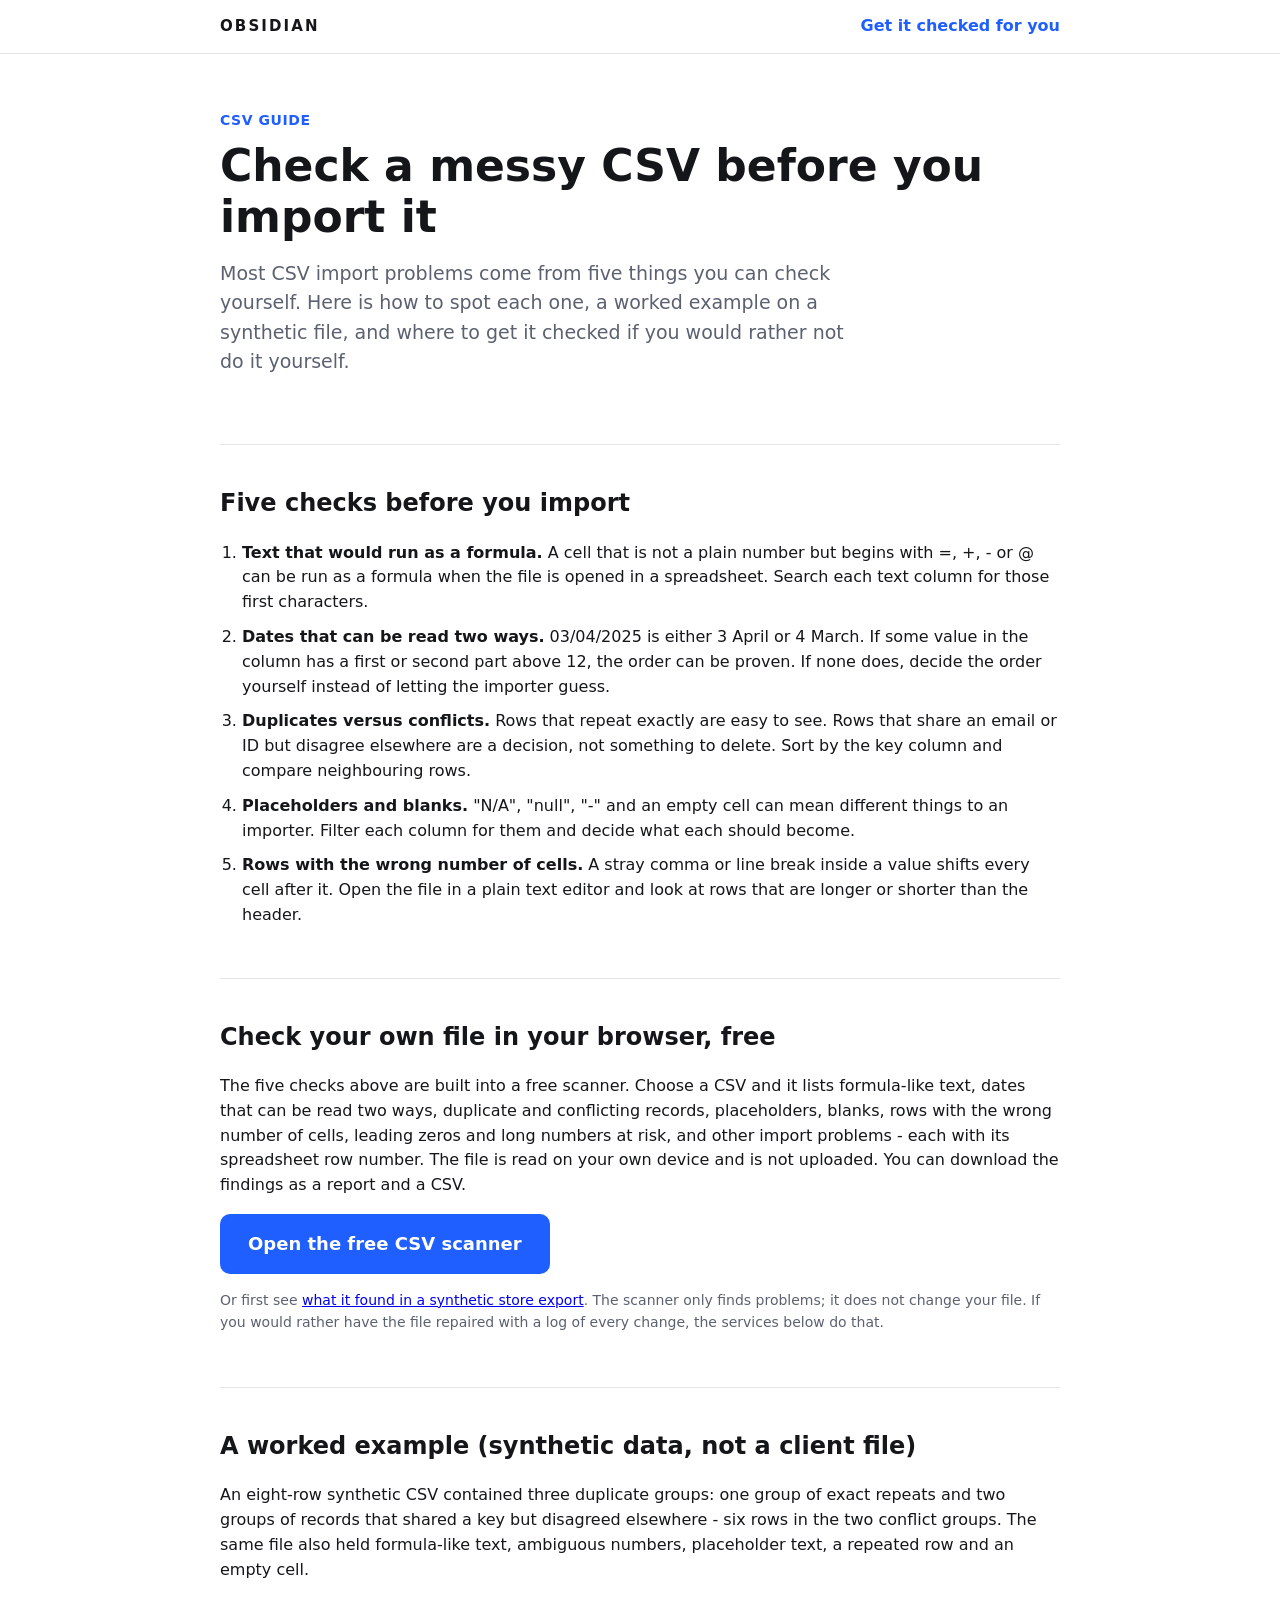
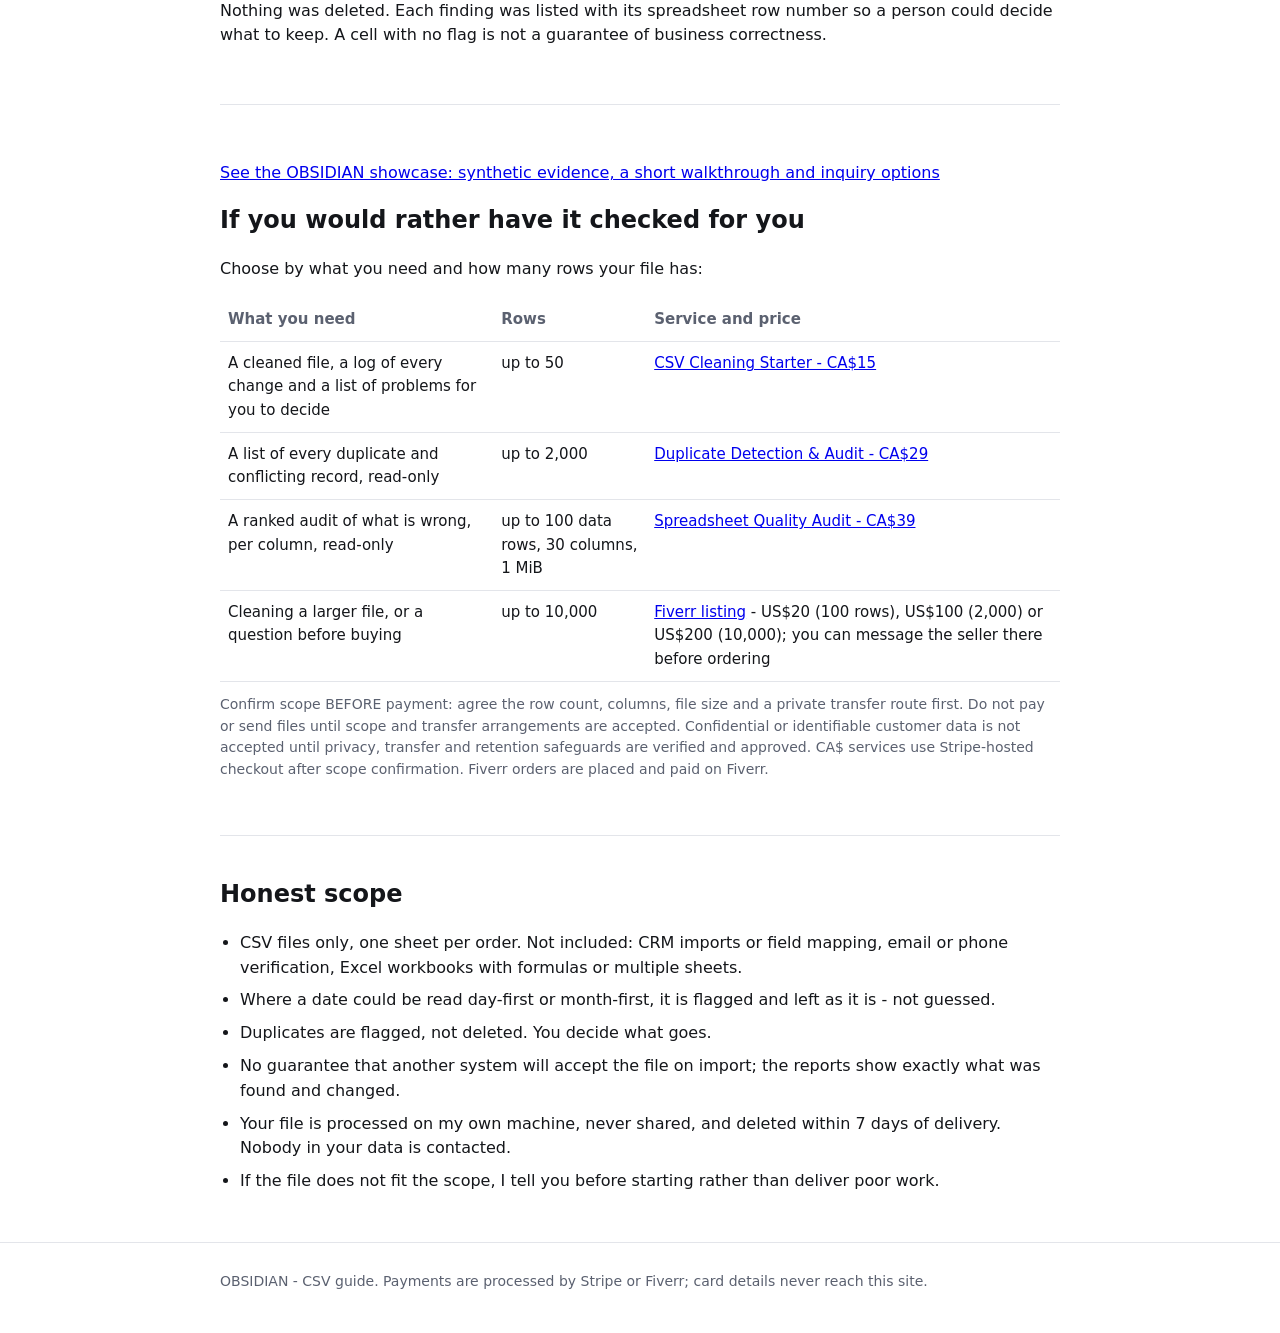
<file: index.html>
<!doctype html>
<html lang="en-CA">
<head>
<meta charset="utf-8">
<meta name="viewport" content="width=device-width, initial-scale=1">
<title>Check a messy CSV before you import it - five checks and a worked example</title>
<meta name="description" content="Five checks that catch most CSV import problems: formula-like cells, ambiguous dates, duplicates versus conflicting records, placeholders and broken rows. With a worked example on synthetic data.">
<style>
  :root { --ink:#14161a; --muted:#5b6170; --line:#e3e5ea; --bg:#f7f8fa; --accent:#1f5eff; --accent-dark:#1647c4; --ok:#147a3d; }
  * { box-sizing: border-box; }
  body { margin:0; font-family: system-ui, -apple-system, "Segoe UI", Roboto, Arial, sans-serif; color:var(--ink); background:#fff; line-height:1.55; overflow-wrap:anywhere; }
  .wrap { max-width: 880px; margin: 0 auto; padding: 0 20px; }
  header { border-bottom:1px solid var(--line); }
  header .wrap { display:flex; justify-content:space-between; align-items:center; padding-top:14px; padding-bottom:14px; }
  .brand { font-weight:800; letter-spacing:.14em; font-size:15px; }
  .hero { padding: 56px 0 40px; }
  .eyebrow { color:var(--accent); font-weight:700; font-size:14px; letter-spacing:.04em; text-transform:uppercase; margin:0 0 10px; }
  h1 { font-size: clamp(30px, 6vw, 44px); line-height:1.15; margin:0 0 16px; }
  .lead { font-size: 19px; color:var(--muted); margin:0 0 28px; max-width: 640px; }
  .price { display:flex; align-items:baseline; gap:10px; margin: 0 0 22px; }
  .price strong { font-size: 40px; }
  .price span { color:var(--muted); }
  .btn { display:inline-block; background:var(--accent); color:#fff; text-decoration:none; font-weight:700; font-size:18px; padding:16px 28px; border-radius:10px; min-height:48px; }
  .btn:hover, .btn:focus { background:var(--accent-dark); }
  .btn:focus-visible { outline:3px solid #9db8ff; outline-offset:2px; }
  .small { font-size:14px; color:var(--muted); margin-top:12px; }
  section { padding: 40px 0; border-top:1px solid var(--line); }
  h2 { font-size: 24px; margin: 0 0 18px; }
  .grid { display:grid; grid-template-columns: repeat(auto-fit, minmax(min(240px, 100%), 1fr)); gap:16px; }
  .card { background:var(--bg); border:1px solid var(--line); border-radius:12px; padding:18px 20px; }
  .card h3 { margin:0 0 6px; font-size:17px; }
  .card p { margin:0; color:var(--muted); }
  ul.check { list-style:none; padding:0; margin:0; }
  ul.check li { padding-left:28px; position:relative; margin-bottom:10px; }
  ul.check li::before { content:"\2713"; position:absolute; left:0; color:var(--ok); font-weight:800; }
  ul.plain { padding-left:20px; margin:0; }
  ul.plain li { margin-bottom:8px; }
  ol.steps { padding-left:22px; margin:0; }
  ol.steps li { margin-bottom:10px; }
  .cta { text-align:center; background:var(--bg); border-radius:14px; padding:36px 20px; margin: 40px 0; border:1px solid var(--line); }
  footer { color:var(--muted); font-size:14px; padding: 28px 0 40px; border-top:1px solid var(--line); }
  @media (max-width: 520px) { .btn { display:block; text-align:center; } .hero { padding-top:36px; } }
  table { width:100%; border-collapse:collapse; font-size:15px; }
  th, td { text-align:left; padding:10px 8px; border-bottom:1px solid var(--line); vertical-align:top; }
  th { color:var(--muted); font-weight:600; }
</style>
</head>
<body>
<header>
  <div class="wrap">
    <div class="brand">OBSIDIAN</div>
    <a href="#help" style="color:var(--accent);font-weight:700;text-decoration:none">Get it checked for you</a>
  </div>
</header>

<main class="wrap">
  <div class="hero">
    <p class="eyebrow">CSV guide</p>
    <h1>Check a messy CSV before you import it</h1>
    <p class="lead">Most CSV import problems come from five things you can check yourself. Here is how to spot each one, a worked example on a synthetic file, and where to get it checked if you would rather not do it yourself.</p>
  </div>

  <section>
    <h2>Five checks before you import</h2>
    <ol class="steps">
      <li><strong>Text that would run as a formula.</strong> A cell that is not a plain number but begins with =, +, - or @ can be run as a formula when the file is opened in a spreadsheet. Search each text column for those first characters.</li>
      <li><strong>Dates that can be read two ways.</strong> 03/04/2025 is either 3 April or 4 March. If some value in the column has a first or second part above 12, the order can be proven. If none does, decide the order yourself instead of letting the importer guess.</li>
      <li><strong>Duplicates versus conflicts.</strong> Rows that repeat exactly are easy to see. Rows that share an email or ID but disagree elsewhere are a decision, not something to delete. Sort by the key column and compare neighbouring rows.</li>
      <li><strong>Placeholders and blanks.</strong> "N/A", "null", "-" and an empty cell can mean different things to an importer. Filter each column for them and decide what each should become.</li>
      <li><strong>Rows with the wrong number of cells.</strong> A stray comma or line break inside a value shifts every cell after it. Open the file in a plain text editor and look at rows that are longer or shorter than the header.</li>
    </ol>
  </section>

  <section id="scanner">
    <h2>Check your own file in your browser, free</h2>
    <p>The five checks above are built into a free scanner. Choose a CSV and it lists formula-like text, dates that can be read two ways, duplicate and conflicting records, placeholders, blanks, rows with the wrong number of cells, leading zeros and long numbers at risk, and other import problems - each with its spreadsheet row number. The file is read on your own device and is not uploaded. You can download the findings as a report and a CSV.</p>
    <p><a class="btn" href="scanner/">Open the free CSV scanner</a></p>
    <p class="small">Or first see <a href="scanner/csv-import-problems.html">what it found in a synthetic store export</a>. The scanner only finds problems; it does not change your file. If you would rather have the file repaired with a log of every change, the services below do that.</p>
  </section>

  <section>
    <h2>A worked example (synthetic data, not a client file)</h2>
    <p>An eight-row synthetic CSV contained three duplicate groups: one group of exact repeats and two groups of records that shared a key but disagreed elsewhere - six rows in the two conflict groups. The same file also held formula-like text, ambiguous numbers, placeholder text, a repeated row and an empty cell.</p>
    <p>Nothing was deleted. Each finding was listed with its spreadsheet row number so a person could decide what to keep. A cell with no flag is not a guarantee of business correctness.</p>
  </section>

  <section id="help">
    <p><a href="showcase/">See the OBSIDIAN showcase: synthetic evidence, a short walkthrough and inquiry options</a></p>
    <h2>If you would rather have it checked for you</h2>
    <p>Choose by what you need and how many rows your file has:</p>
    <table>
      <tr><th>What you need</th><th>Rows</th><th>Service and price</th></tr>
      <tr><td>A cleaned file, a log of every change and a list of problems for you to decide</td><td>up to 50</td><td><a href="https://buy.stripe.com/3cI5kw4Sr1Eq6Wj3QZ04800?client_reference_id=guide-page">CSV Cleaning Starter - CA$15</a></td></tr>
      <tr><td>A list of every duplicate and conflicting record, read-only</td><td>up to 2,000</td><td><a href="https://buy.stripe.com/14A5kw1Gf1Eq1BZcnv04801?client_reference_id=guide-page">Duplicate Detection &amp; Audit - CA$29</a></td></tr>
      <tr><td>A ranked audit of what is wrong, per column, read-only</td><td>up to 100 data rows, 30 columns, 1 MiB</td><td><a href="https://buy.stripe.com/3cIcMY70zaaW6Wjcnv04802?client_reference_id=guide-page">Spreadsheet Quality Audit - CA$39</a></td></tr>
      <tr><td>Cleaning a larger file, or a question before buying</td><td>up to 10,000</td><td><a href="https://www.fiverr.com/dustinrebellato/clean-standardise-and-flag-your-spreadsheet-with-a-verified-report">Fiverr listing</a> - US$20 (100 rows), US$100 (2,000) or US$200 (10,000); you can message the seller there before ordering</td></tr>
    </table>
    <p class="small">Confirm scope BEFORE payment: agree the row count, columns, file size and a private transfer route first. Do not pay or send files until scope and transfer arrangements are accepted. Confidential or identifiable customer data is not accepted until privacy, transfer and retention safeguards are verified and approved. CA$ services use Stripe-hosted checkout after scope confirmation. Fiverr orders are placed and paid on Fiverr.</p>
  </section>

  <section>
    <h2>Honest scope</h2>
    <ul class="plain">
      <li>CSV files only, one sheet per order. Not included: CRM imports or field mapping, email or phone verification, Excel workbooks with formulas or multiple sheets.</li>
      <li>Where a date could be read day-first or month-first, it is flagged and left as it is - not guessed.</li>
      <li>Duplicates are flagged, not deleted. You decide what goes.</li>
      <li>No guarantee that another system will accept the file on import; the reports show exactly what was found and changed.</li>
      <li>Your file is processed on my own machine, never shared, and deleted within 7 days of delivery. Nobody in your data is contacted.</li>
      <li>If the file does not fit the scope, I tell you before starting rather than deliver poor work.</li>
    </ul>
  </section>
</main>

<footer>
  <div class="wrap">OBSIDIAN - CSV guide. Payments are processed by Stripe or Fiverr; card details never reach this site.</div>
</footer>
</body>
</html>
</file>
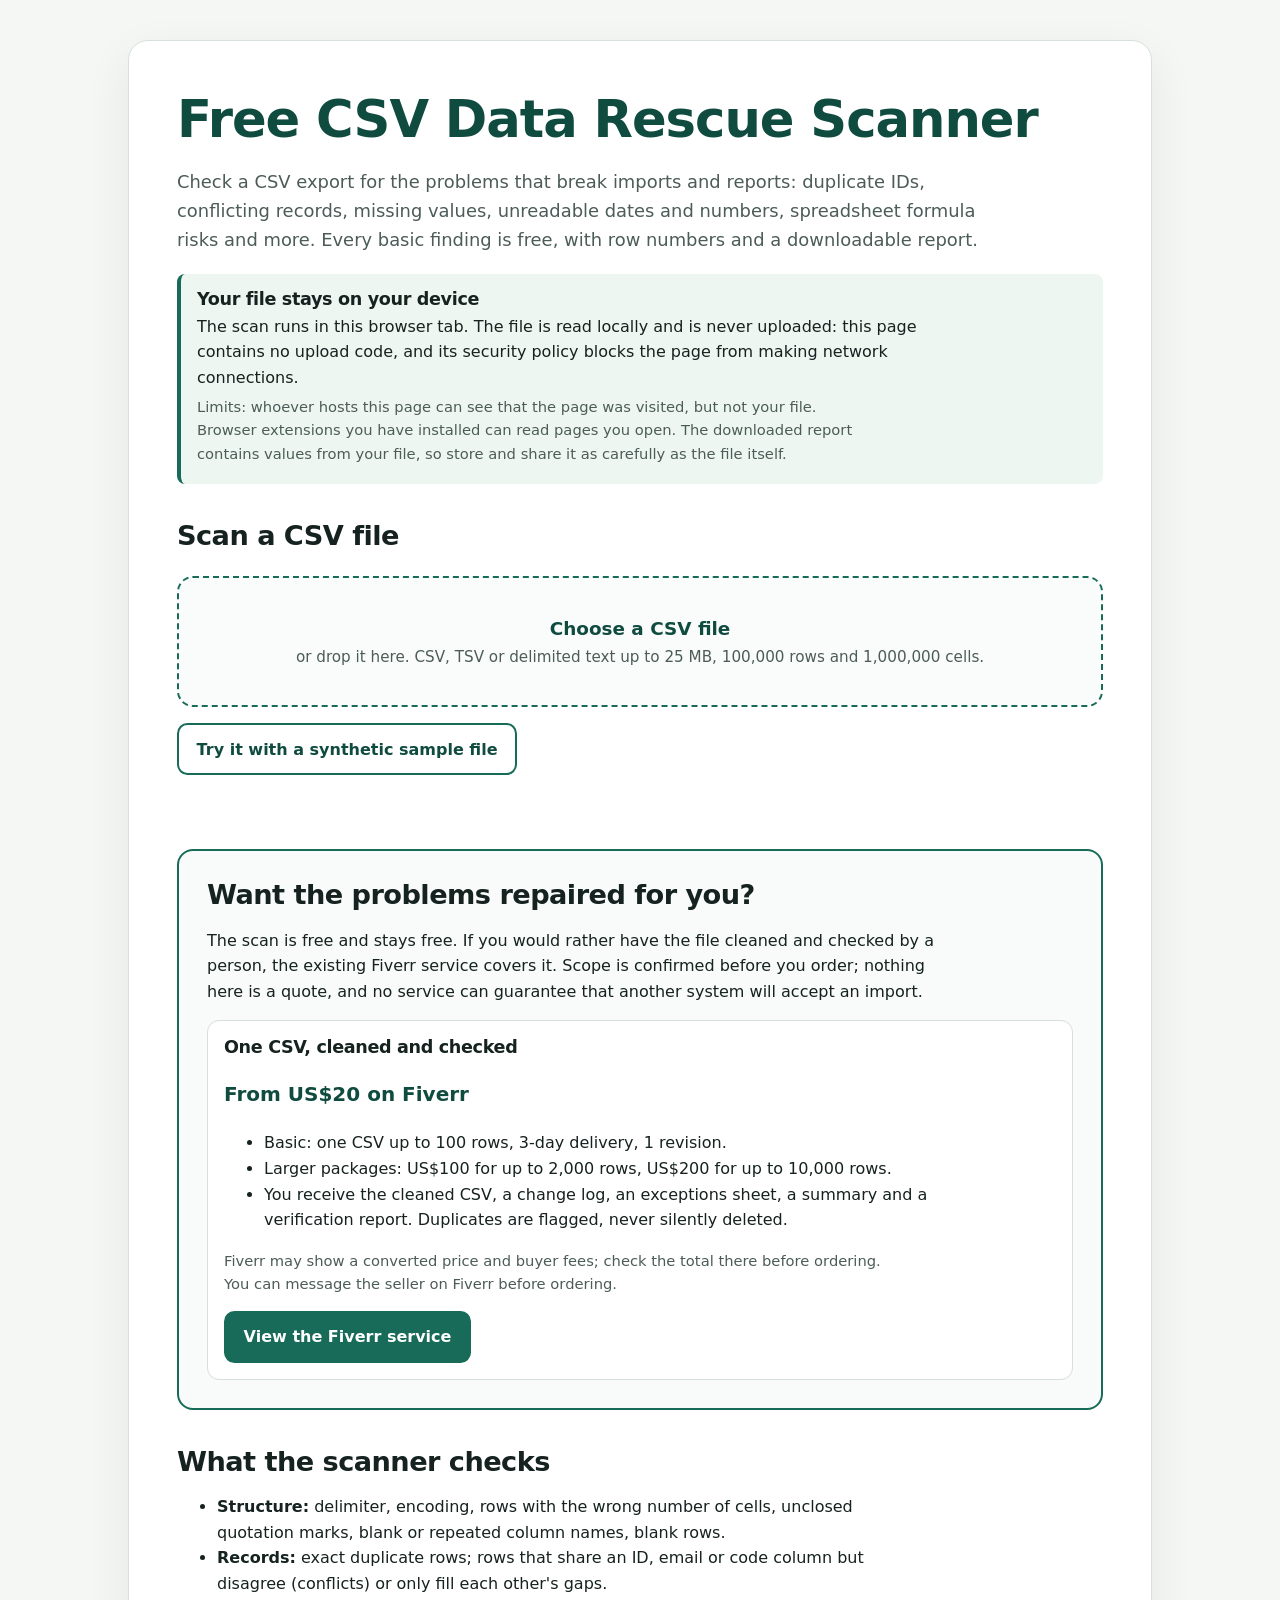
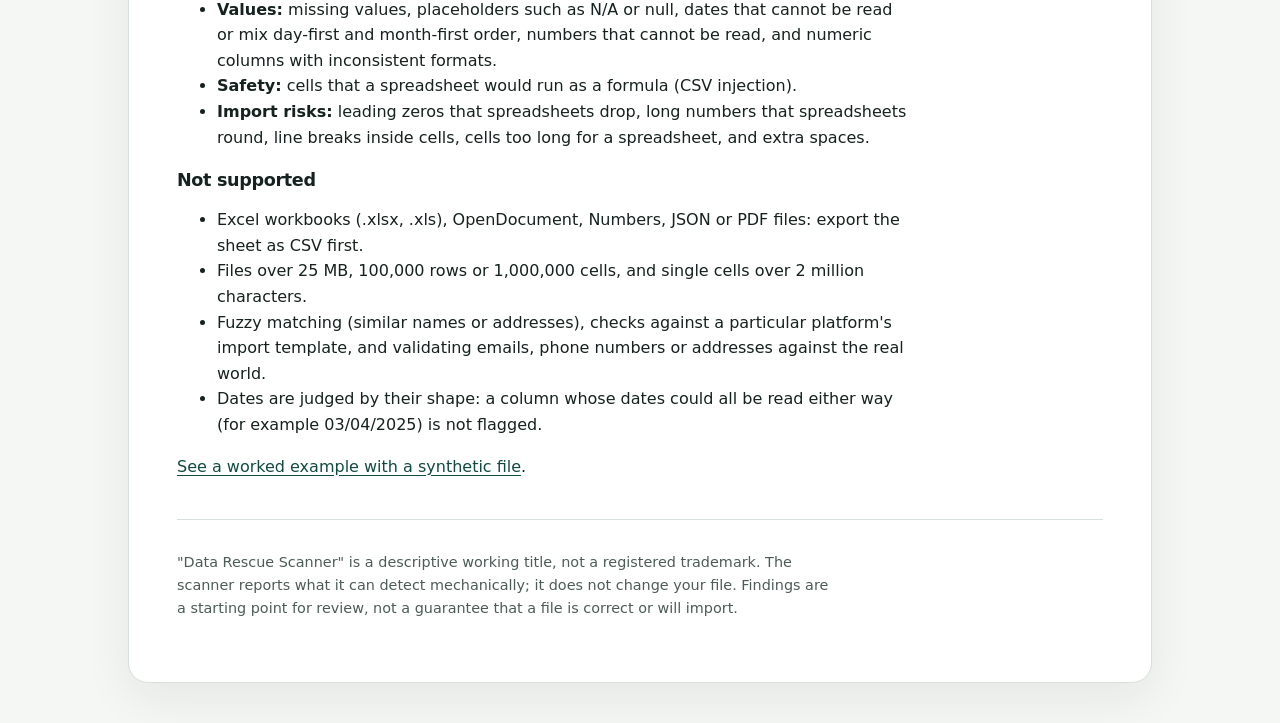
<file: scanner/index.html>
<!doctype html>
<html lang="en">
<head>
  <meta charset="utf-8">
  <meta name="viewport" content="width=device-width, initial-scale=1">
  <meta http-equiv="Content-Security-Policy" content="default-src 'none'; script-src 'unsafe-inline'; style-src 'unsafe-inline'; img-src data: blob:; connect-src 'none'; form-action 'none'; base-uri 'none'; frame-src 'none'; object-src 'none'">
  <meta name="referrer" content="no-referrer">
  <meta name="description" content="Free CSV checker that runs entirely in your browser. Find duplicate IDs, conflicting records, missing values, unreadable dates and numbers, spreadsheet formula risks and import problems, then download a report.">
  <meta name="theme-color" content="#f5f7f4">
  <title>Free CSV Data Rescue Scanner - check a CSV for import problems in your browser</title>
  <style>
:root {
  color-scheme: light;
  --ink: #15221f;
  --muted: #4c5c58;
  --paper: #f5f7f4;
  --card: #ffffff;
  --accent: #176b58;
  --accent-dark: #104b40;
  --line: #d7e0da;
  --high: #9b1c1c;
  --high-bg: #fdecec;
  --medium: #8a4b00;
  --medium-bg: #fff3df;
  --low: #2f4f7a;
  --low-bg: #e9f0fa;
  font-family: system-ui, -apple-system, "Segoe UI", sans-serif;
}
* { box-sizing: border-box; }
body { margin: 0; background: var(--paper); color: var(--ink); line-height: 1.6; }
.skip-link { position: absolute; left: -9999px; top: 0; padding: .7rem 1rem; background: var(--card); color: var(--ink); z-index: 2; }
.skip-link:focus { left: .75rem; top: .75rem; }
.page { width: min(100% - 1.5rem, 64rem); margin: clamp(.75rem, 4vw, 2.5rem) auto; padding: clamp(1rem, 4vw, 3rem); background: var(--card); border: 1px solid var(--line); border-radius: 1.25rem; box-shadow: 0 1rem 3rem rgb(21 34 31 / 7%); }
h1, h2, h3 { line-height: 1.2; letter-spacing: -.02em; }
h1 { color: var(--accent-dark); font-size: clamp(1.9rem, 7vw, 3.2rem); margin: 0 0 .5rem; }
h2 { margin: 2.25rem 0 .75rem; font-size: clamp(1.3rem, 4vw, 1.7rem); }
h3 { margin: 1.25rem 0 .5rem; font-size: 1.1rem; }
p, ul, ol { max-width: 72ch; }
a { color: var(--accent-dark); text-underline-offset: .18em; }
a:focus-visible, button:focus-visible, summary:focus-visible, .file-input:focus-visible + .drop { outline: 3px solid #d58c18; outline-offset: 3px; }
.lede { font-size: 1.12rem; color: var(--muted); }
.privacy { border-left: 4px solid var(--accent); background: #eef6f2; padding: .9rem 1rem; border-radius: .5rem; margin: 1.25rem 0; }
.privacy h2 { margin: 0 0 .25rem; font-size: 1.1rem; }
.privacy p { margin: .25rem 0; }
.picker { margin: 1.5rem 0 .5rem; position: relative; }
.file-input { position: absolute; width: 1px; height: 1px; opacity: 0; overflow: hidden; }
.drop { display: block; border: 2px dashed var(--accent); border-radius: 1rem; padding: clamp(1.25rem, 5vw, 2.25rem); text-align: center; cursor: pointer; background: #fafcfb; }
.drop.dragging { background: #e6f2ed; }
.drop strong { display: block; font-size: 1.15rem; color: var(--accent-dark); }
.drop span { color: var(--muted); font-size: .95rem; }
.actions { display: flex; flex-wrap: wrap; gap: .75rem; margin: 1rem 0; align-items: center; }
button, .button { display: inline-flex; align-items: center; justify-content: center; min-height: 2.9rem; padding: .7rem 1.1rem; border-radius: .65rem; border: 2px solid var(--accent); background: var(--accent); color: #fff; font: inherit; font-weight: 650; text-decoration: none; cursor: pointer; text-align: center; }
button.secondary, .button.secondary { background: #fff; color: var(--accent-dark); }
button:hover, .button:hover { background: var(--accent-dark); border-color: var(--accent-dark); color: #fff; }
#status { min-height: 1.6rem; font-weight: 600; }
#status.error { color: var(--high); }
.summary { display: grid; grid-template-columns: repeat(auto-fit, minmax(9rem, 1fr)); gap: .75rem; margin: 1rem 0; padding: 0; list-style: none; max-width: none; }
.summary li { border: 1px solid var(--line); border-radius: .75rem; padding: .75rem; background: #fbfcfb; overflow-wrap: anywhere; }
.summary b { display: block; font-size: 1.35rem; }
.summary span { color: var(--muted); font-size: .9rem; }
.sev { display: inline-block; font-size: .78rem; font-weight: 700; padding: .1rem .5rem; border-radius: 999px; text-transform: uppercase; letter-spacing: .03em; vertical-align: middle; }
.sev.high { color: var(--high); background: var(--high-bg); }
.sev.medium { color: var(--medium); background: var(--medium-bg); }
.sev.low { color: var(--low); background: var(--low-bg); }
details.finding { border: 1px solid var(--line); border-radius: .75rem; margin: .65rem 0; background: #fff; }
details.finding > summary { cursor: pointer; padding: .8rem 1rem; font-weight: 650; }
details.finding .body { padding: 0 1rem 1rem; }
.table-wrap { overflow-x: auto; max-width: 100%; border: 1px solid var(--line); border-radius: .5rem; }
table { border-collapse: collapse; width: 100%; font-size: .92rem; }
caption { text-align: left; padding: .4rem .6rem; color: var(--muted); }
th, td { text-align: left; padding: .45rem .6rem; border-bottom: 1px solid var(--line); vertical-align: top; }
th { background: #f0f4f1; }
td.value { font-family: ui-monospace, Consolas, monospace; overflow-wrap: anywhere; max-width: 22rem; }
.note { color: var(--muted); font-size: .92rem; }
.offer { border: 2px solid var(--accent); border-radius: 1rem; padding: clamp(1rem, 4vw, 1.75rem); margin: 2rem 0; background: #f8fbf9; }
.offer > h2 { margin-top: 0; }
.offer-grid { display: grid; grid-template-columns: repeat(auto-fit, minmax(15rem, 1fr)); gap: 1rem; }
.offer-card { background: #fff; border: 1px solid var(--line); border-radius: .75rem; padding: 1rem; }
.offer-card h3 { margin-top: 0; }
.price { font-size: 1.25rem; font-weight: 750; color: var(--accent-dark); }
footer { margin-top: 2.5rem; padding-top: 1rem; border-top: 1px solid var(--line); color: var(--muted); font-size: .9rem; }
[hidden] { display: none !important; }
@media (max-width: 30rem) {
  .actions { flex-direction: column; align-items: stretch; }
  th, td { padding: .4rem .45rem; }
}
  </style>
</head>
<body>
<a class="skip-link" href="#scan">Skip to the scanner</a>
<main class="page" id="top">
  <h1>Free CSV Data Rescue Scanner</h1>
  <p class="lede">Check a CSV export for the problems that break imports and reports: duplicate IDs, conflicting records, missing values, unreadable dates and numbers, spreadsheet formula risks and more. Every basic finding is free, with row numbers and a downloadable report.</p>

  <section class="privacy" aria-labelledby="privacy-title">
    <h2 id="privacy-title">Your file stays on your device</h2>
    <p>The scan runs in this browser tab. The file is read locally and is never uploaded: this page contains no upload code, and its security policy blocks the page from making network connections.</p>
    <p class="note">Limits: whoever hosts this page can see that the page was visited, but not your file. Browser extensions you have installed can read pages you open. The downloaded report contains values from your file, so store and share it as carefully as the file itself.</p>
  </section>

  <section id="scan" aria-labelledby="scan-title">
    <h2 id="scan-title">Scan a CSV file</h2>
    <div class="picker">
      <input class="file-input" type="file" id="file" accept=".csv,.tsv,.txt,text/csv,text/tab-separated-values,text/plain" aria-describedby="file-help">
      <label class="drop" id="drop" for="file">
        <strong>Choose a CSV file</strong>
        <span id="file-help">or drop it here. CSV, TSV or delimited text up to 25 MB, 100,000 rows and 1,000,000 cells.</span>
      </label>
    </div>
    <div class="actions">
      <button type="button" class="secondary" id="sample">Try it with a synthetic sample file</button>
    </div>
    <p id="status" role="status" aria-live="polite"></p>
  </section>

  <section id="results" aria-labelledby="results-title" hidden>
    <h2 id="results-title" tabindex="-1">Results</h2>
    <ul class="summary" id="summary"></ul>
    <div class="actions">
      <button type="button" id="download-report">Download report (.md)</button>
      <button type="button" class="secondary" id="download-csv">Download findings (.csv)</button>
    </div>
    <p class="note" id="notes"></p>
    <h3>What the scan found</h3>
    <div id="findings"></div>
    <h3>Column profile</h3>
    <div class="table-wrap"><table id="columns-table"><caption>How each column was read</caption><thead><tr><th scope="col">Column</th><th scope="col">Read as</th><th scope="col">Filled</th><th scope="col">Empty</th><th scope="col">Findings</th></tr></thead><tbody></tbody></table></div>
  </section>

  <section class="offer" id="repair" aria-labelledby="repair-title">
    <h2 id="repair-title">Want the problems repaired for you?</h2>
    <p>The scan is free and stays free. If you would rather have the file cleaned and checked by a person, the existing Fiverr service covers it. Scope is confirmed before you order; nothing here is a quote, and no service can guarantee that another system will accept an import.</p>
    <div class="offer-grid">
      <article class="offer-card">
        <h3>One CSV, cleaned and checked</h3>
        <p class="price">From US$20 on Fiverr</p>
        <ul>
          <li>Basic: one CSV up to 100 rows, 3-day delivery, 1 revision.</li>
          <li>Larger packages: US$100 for up to 2,000 rows, US$200 for up to 10,000 rows.</li>
          <li>You receive the cleaned CSV, a change log, an exceptions sheet, a summary and a verification report. Duplicates are flagged, never silently deleted.</li>
        </ul>
        <p class="note">Fiverr may show a converted price and buyer fees; check the total there before ordering. You can message the seller on Fiverr before ordering.</p>
        <a class="button" id="buy-fiverr" href="https://www.fiverr.com/dustinrebellato/clean-standardise-and-flag-your-spreadsheet-with-a-verified-report" rel="noopener noreferrer" target="_blank">View the Fiverr service</a>
      </article>
    </div>
  </section>

  <section aria-labelledby="checks-title">
    <h2 id="checks-title">What the scanner checks</h2>
    <ul>
      <li><strong>Structure:</strong> delimiter, encoding, rows with the wrong number of cells, unclosed quotation marks, blank or repeated column names, blank rows.</li>
      <li><strong>Records:</strong> exact duplicate rows; rows that share an ID, email or code column but disagree (conflicts) or only fill each other's gaps.</li>
      <li><strong>Values:</strong> missing values, placeholders such as N/A or null, dates that cannot be read or mix day-first and month-first order, numbers that cannot be read, and numeric columns with inconsistent formats.</li>
      <li><strong>Safety:</strong> cells that a spreadsheet would run as a formula (CSV injection).</li>
      <li><strong>Import risks:</strong> leading zeros that spreadsheets drop, long numbers that spreadsheets round, line breaks inside cells, cells too long for a spreadsheet, and extra spaces.</li>
    </ul>
    <h3>Not supported</h3>
    <ul>
      <li>Excel workbooks (.xlsx, .xls), OpenDocument, Numbers, JSON or PDF files: export the sheet as CSV first.</li>
      <li>Files over 25 MB, 100,000 rows or 1,000,000 cells, and single cells over 2 million characters.</li>
      <li>Fuzzy matching (similar names or addresses), checks against a particular platform's import template, and validating emails, phone numbers or addresses against the real world.</li>
      <li>Dates are judged by their shape: a column whose dates could all be read either way (for example 03/04/2025) is not flagged.</li>
    </ul>
    <p><a href="csv-import-problems.html">See a worked example with a synthetic file</a>.</p>
  </section>

  <footer>
    <p>"Data Rescue Scanner" is a descriptive working title, not a registered trademark. The scanner reports what it can detect mechanically; it does not change your file. Findings are a starting point for review, not a guarantee that a file is correct or will import.</p>
  </footer>
</main>

<script type="text/csv" id="sample-csv">
product_id,title,price,stock,launch_date,barcode,notes
P-1001,Canvas tote bag,$24.00,12,03/04/2025,00123456,
P-1002,Ceramic mug ,18.5,40,15/04/2025,04012345,Gift box
P-1003,Linen napkins (set of 4),N/A,7,21/04/2025,012000,
P-1004,,32,,30/04/2025,05011111,Needs photo
P-1002,Ceramic mug,19.5,40,15/04/2025,04012345,Gift box
P-1005,Beeswax candle,12,25,2025-05-02,1234567890123456789,=SUM(A1:A9)
P-1006,Wool throw,89,3,31/13/2025,07000000,"Ships in two
parcels"
P-1007,Cotton apron,twenty,9,05/05/2025,08000000,@restock
P-1008,Recycled notebook,6.75,60,06/05/2025,09000000
P-1008,Recycled notebook,6.75,60,06/05/2025,09000000,
P-1009,Glass carafe,27,,07/05/2025,,
</script>

<script id="scanner-core">
var DataRescueScanner = (function () {
  'use strict';

  var LIMITS = { bytes: 25 * 1024 * 1024, rows: 100000, cells: 1000000, cellChars: 2 * 1024 * 1024 };
  var STORE_CAP = 5000;
  var MONEY = /^\s*-?\s*[$\u20ac\u00a3]?\s*(?:\d{1,3}(?:,\d{3})+|\d+)(?:\.\d+)?\s*%?\s*$/;
  var ISO_DATE = /^\s*\d{4}[-\/]\d{1,2}[-\/]\d{1,2}\s*$/;
  var SLASH_DATE = /^\s*\d{1,2}[-\/]\d{1,2}[-\/]\d{2,4}\s*$/;
  var SLASH_PARTS = /^\s*(\d{1,2})\s*[-\/]\s*(\d{1,2})\s*[-\/]\s*(\d{2,4})\s*$/;
  var NULLISH = { 'n/a': 1, 'na': 1, 'null': 1, 'none': 1, '-': 1, '--': 1 };
  var KEY_NAME = /(^|[_ ])(id|email|e-mail|code)$/;
  var LEADERS = '=+-@\t\r';
  var DELIMITERS = [',', ';', '\t', '|'];
  var DELIMITER_NAMES = { ',': 'comma', ';': 'semicolon', '\t': 'tab', '|': 'pipe' };
  var SPREADSHEET_CELL_LIMIT = 32767;

  // [severity, title, why it matters, what to do]
  var TYPES = {
    'unclosed-quote': ['high', 'Unclosed quotation mark', 'Everything after an unclosed quotation mark is read as one cell, which can swallow the rest of the file during an import.', 'Open the file in a text editor at that row and close or remove the stray quotation mark.'],
    'ragged-row': ['high', 'Row with the wrong number of cells', 'Values shift into the wrong columns, usually because of a stray delimiter or quotation mark.', 'Check the row for an extra or missing delimiter, or a value containing the delimiter that is not quoted.'],
    'blank-header': ['high', 'Column with no name', 'Import tools map columns by name, so an unnamed column is usually ignored or rejected.', 'Give the column a name, or delete it if it is empty.'],
    'duplicate-header': ['high', 'Repeated column name', 'Import tools map columns by name, so a repeated name can silently drop or overwrite one of the columns.', 'Rename one copy so that every column name is unique.'],
    'encoding-damaged': ['high', 'Unreadable characters', 'Some characters could not be decoded and will appear as replacement symbols after import.', 'Re-export the file as CSV UTF-8 from the original system.'],
    'formula-like': ['high', 'Spreadsheet formula risk', 'A cell starting with =, +, - or @ can run as a formula when the file is opened in a spreadsheet (CSV injection).', 'Treat the file with care. Remove the leading character, or prefix the cell with an apostrophe before opening the file in a spreadsheet.'],
    'conflicting-record': ['high', 'Same identifier, different details', 'Two rows share an identifier but disagree on other fields, so an import may keep the wrong one or overwrite the right one.', 'Decide which row is correct for each identifier before importing.'],
    'unparseable-date': ['high', 'Date that cannot be read', 'The value looks like a date but is not a real calendar date (for example month 13), so it may be rejected or misread.', 'Correct the date in the source system and re-export.'],
    'unparseable-number': ['high', 'Number that cannot be read', 'The value looks numeric but cannot be read as a number.', 'Correct the value so that it is a plain number.'],
    'duplicate-row': ['medium', 'Exact duplicate row', 'Importing both copies can double-count stock, orders or contacts.', 'Remove the extra copy if it is not intentional.'],
    'complementary-record': ['medium', 'Same identifier split across rows', 'The rows do not contradict each other, but one is missing values that the other has.', 'Merge them into one complete row if they describe the same record.'],
    'ambiguous-format': ['medium', 'Dates that could be day-first or month-first', 'The column contains dates that can only be day-first and others that can only be month-first, so no single reading is safe.', 'Confirm the date order with whoever produced the file and convert the column to YYYY-MM-DD.'],
    'ambiguous-value': ['medium', 'Inconsistent value in a numeric column', 'Most values in the column are numbers, but this one is text or uses a different format, so an import may reject it or read it as zero.', 'Make every value in the column a plain number, or leave the cell empty.'],
    'leading-zero': ['medium', 'Leading zeros at risk', 'Spreadsheets and number conversions drop leading zeros, which breaks barcodes, postcodes, account numbers and SKUs.', 'Keep the column as text when opening or importing the file.'],
    'long-number': ['medium', 'Long number that spreadsheets round', 'Spreadsheets keep only 15 significant digits, so longer numbers are silently changed or shown in scientific notation.', 'Keep the column as text when opening or importing the file.'],
    'very-long-cell': ['medium', 'Cell longer than spreadsheets allow', 'Spreadsheets hold at most 32,767 characters per cell and cut off the rest.', 'Shorten the value or keep the file out of spreadsheet software.'],
    'missing-value': ['medium', 'Missing value', 'Required fields that are empty are a common reason for rejected or incomplete imports.', 'Fill the values that your import requires; leave optional ones empty.'],
    'null-like': ['low', 'Placeholder instead of an empty value', 'Text such as N/A, null or a dash is imported as text, not as an empty value.', 'Replace placeholders with empty cells if the target system expects blanks.'],
    'line-break': ['low', 'Line break inside a cell', 'Quoted line breaks are valid CSV, but some import tools and scripts split the row at the line break.', 'Check that your import tool accepts multi-line cells, or replace the line break with a space.'],
    'whitespace': ['low', 'Extra spaces', 'Leading, trailing or doubled spaces make identical values look different, which breaks matching and de-duplication.', 'Trim the spaces.'],
    'header-whitespace': ['low', 'Extra spaces in a column name', 'A column name with extra spaces may not match the name an import expects.', 'Trim the column name.'],
    'blank-row': ['low', 'Blank row', 'Blank rows are skipped by this scan and may be rejected or imported as empty records elsewhere.', 'Delete the blank rows.'],
    'encoding-fallback': ['low', 'File is not UTF-8', 'Many import tools expect UTF-8; accented letters and symbols in other encodings can turn into the wrong characters.', 'Re-export as CSV UTF-8 and check accented letters and symbols.']
  };
  var TYPE_ORDER = Object.keys(TYPES);
  var SEVERITY_RANK = { high: 0, medium: 1, low: 2 };

  function ScanError(code, message) {
    var error = new Error(message);
    error.code = code;
    return error;
  }

  function collapse(text) {
    return String(text == null ? '' : text).replace(/\u00a0/g, ' ').replace(/[ \t]+/g, ' ').trim();
  }

  function looksLikeKey(header) {
    var name = collapse(header).toLowerCase();
    return KEY_NAME.test(name) || name === 'email' || name === 'id' || name === 'member id' || name === 'member_id';
  }

  function pad(number, width) {
    var text = String(number);
    while (text.length < width) { text = '0' + text; }
    return text;
  }

  function calendarDate(year, month, day) {
    if (year < 1 || month < 1 || month > 12 || day < 1) { return null; }
    var leap = (year % 4 === 0 && year % 100 !== 0) || year % 400 === 0;
    var days = [31, leap ? 29 : 28, 31, 30, 31, 30, 31, 31, 30, 31, 30, 31][month - 1];
    if (day > days) { return null; }
    return pad(year, 4) + '-' + pad(month, 2) + '-' + pad(day, 2);
  }

  function parseIso(text) {
    var match = /^(\d{4})([-\/])(\d{1,2})\2(\d{1,2})$/.exec(text);
    return match ? calendarDate(+match[1], +match[3], +match[4]) : null;
  }

  function parseSlash(text, dayFirst) {
    var match = /^(\d{1,2})([-\/])(\d{1,2})\2(\d{4})$/.exec(text);
    if (!match) { return null; }
    var first = +match[1];
    var second = +match[3];
    return dayFirst ? calendarDate(+match[4], second, first) : calendarDate(+match[4], first, second);
  }

  function dateProfile(values) {
    var dayEvidence = 0;
    var monthEvidence = 0;
    for (var i = 0; i < values.length; i++) {
      var text = String(values[i] || '').trim();
      if (!text || ISO_DATE.test(text) || !SLASH_DATE.test(text)) { continue; }
      var parts = SLASH_PARTS.exec(text);
      if (!parts) { continue; }
      if (parseSlash(text, true) !== null && +parts[1] > 12) { dayEvidence++; }
      if (parseSlash(text, false) !== null && +parts[2] > 12) { monthEvidence++; }
    }
    if (dayEvidence && monthEvidence) { return { kind: 'ambiguous' }; }
    if (dayEvidence) { return { kind: 'dates', dayFirst: true }; }
    if (monthEvidence) { return { kind: 'dates', dayFirst: false }; }
    return { kind: 'not-dates' };
  }

  function normaliseNumber(value) {
    var text = String(value || '').trim();
    if (!text || !MONEY.test(text)) { return null; }
    var cleaned = text.replace(/[,$\u20ac\u00a3%]/g, '').trim();
    var number = Number(cleaned);
    if (cleaned === '' || isNaN(number)) { return null; }
    if (Number.isInteger(number)) { return BigInt(number).toString(); }
    return cleaned;
  }

  function isFormulaLike(value) {
    var text = String(value || '').trim();
    if (!text || LEADERS.indexOf(text.charAt(0)) < 0 || MONEY.test(text)) { return false; }
    for (var i = 0; i < text.length; i++) {
      var ch = text.charAt(i);
      if (LEADERS.indexOf(ch) < 0 && !/\s/.test(ch)) { return true; }
    }
    return false;
  }

  function decode(bytes) {
    var b = bytes;
    var sig = function (list) { for (var i = 0; i < list.length; i++) { if (b[i] !== list[i]) { return false; } } return true; };
    if (sig([0x50, 0x4b, 0x03, 0x04])) { throw ScanError('workbook', 'This looks like an Excel workbook or another zipped file, not a CSV. Open it and save or export the sheet as CSV UTF-8, then scan the CSV.'); }
    if (sig([0xd0, 0xcf, 0x11, 0xe0])) { throw ScanError('workbook', 'This looks like an older Excel workbook (.xls), not a CSV. Save or export the sheet as CSV UTF-8, then scan the CSV.'); }
    if (sig([0x25, 0x50, 0x44, 0x46])) { throw ScanError('pdf', 'This is a PDF, not a CSV. Export the data from the original system as CSV.'); }
    if (sig([0xff, 0xfe]) || sig([0xfe, 0xff])) {
      var label = b[0] === 0xff ? 'utf-16le' : 'utf-16be';
      return { text: new TextDecoder(label).decode(b), encoding: label.toUpperCase(), bom: true };
    }
    if (b.subarray(0, 65536).indexOf(0) >= 0) { throw ScanError('binary', 'This file contains null bytes, so it is not a CSV or text table. Export it as CSV UTF-8 and scan again.'); }
    var bom = sig([0xef, 0xbb, 0xbf]);
    try {
      return { text: new TextDecoder('utf-8', { fatal: true }).decode(b), encoding: 'UTF-8', bom: bom };
    } catch (e) {
      return { text: new TextDecoder('windows-1252').decode(b), encoding: 'Windows-1252', bom: false };
    }
  }

  // RFC 4180 reader that, like Python's csv module, treats a quotation mark
  // only at the start of a field as quoting and keeps every cell as text.
  function parseText(text, delimiter, options) {
    options = options || {};
    var maxRecords = options.maxRecords || 0;
    var maxCell = options.maxCell || 0;
    var maxRows = options.maxRows || 0;
    var D = delimiter.charCodeAt(0);
    var rows = [];
    var row = [];
    var n = text.length;
    var i = 0;
    var unclosed = 0;
    while (i < n) {
      var field;
      var k;
      if (text.charCodeAt(i) === 34) {
        var parts = [];
        var j = i + 1;
        for (;;) {
          var q = text.indexOf('"', j);
          if (q < 0) { parts.push(text.slice(j)); j = n; if (!unclosed) { unclosed = rows.length + 1; } break; }
          parts.push(text.slice(j, q));
          if (text.charCodeAt(q + 1) === 34) { parts.push('"'); j = q + 2; continue; }
          j = q + 1;
          break;
        }
        field = parts.join('');
        k = j;
        while (k < n) { var c1 = text.charCodeAt(k); if (c1 === D || c1 === 10 || c1 === 13) { break; } k++; }
        if (k > j) { field += text.slice(j, k); }
        i = k;
      } else {
        k = i;
        while (k < n) { var c2 = text.charCodeAt(k); if (c2 === D || c2 === 10 || c2 === 13) { break; } k++; }
        field = text.slice(i, k);
        i = k;
      }
      if (maxCell && field.length > maxCell) {
        throw ScanError('cell-too-large', 'Row ' + (rows.length + 1) + ' has a cell longer than ' + maxCell.toLocaleString('en-US') + ' characters. This usually means an unclosed quotation mark or a file that is not a table.');
      }
      row.push(field);
      if (i >= n) { rows.push(row); row = null; break; }
      if (text.charCodeAt(i) === D) {
        i++;
        if (i >= n) { row.push(''); rows.push(row); row = null; break; }
        continue;
      }
      if (text.charCodeAt(i) === 13 && text.charCodeAt(i + 1) === 10) { i += 2; } else { i++; }
      rows.push(row);
      row = [];
      if (maxRows && rows.length > maxRows) {
        throw ScanError('too-many-rows', 'The file has more than ' + (maxRows - 1).toLocaleString('en-US') + ' data rows, over the limit for this scanner. Split it into smaller files.');
      }
      if (maxRecords && rows.length >= maxRecords) { return { rows: rows, unclosed: unclosed, stopped: true }; }
    }
    if (row && row.length) { rows.push(row); }
    return { rows: rows, unclosed: unclosed };
  }

  function isBlank(row) {
    for (var i = 0; i < row.length; i++) { if (String(row[i] || '').trim()) { return false; } }
    return true;
  }

  // Choose the delimiter that gives the most consistent cell count across the
  // first records, rather than the first one that happens to appear.
  function detectDelimiter(text) {
    var limit = 65536;
    var truncated = text.length > limit;
    var sample = truncated ? text.slice(0, limit) : text;
    var best = { delimiter: ',', score: -1 };
    DELIMITERS.forEach(function (delimiter) {
      var parsed = parseText(sample, delimiter, { maxRecords: 60 });
      var records = parsed.rows.filter(function (r) { return !isBlank(r); });
      if ((truncated || parsed.stopped) && records.length > 2) { records.pop(); }
      if (!records.length) { return; }
      var width = records[0].length;
      var score = 0;
      if (width > 1) {
        var same = records.filter(function (r) { return r.length === width; }).length;
        score = (same / records.length) * 1000 + Math.min(width, 100);
      }
      if (score > best.score) { best = { delimiter: delimiter, score: score }; }
    });
    return best.delimiter;
  }

  function scan(bytes, options) {
    options = options || {};
    var findings = [];
    var counts = {};
    var stored = {};
    var columnCounts = {};
    var result = {
      ok: false,
      meta: { name: options.name || '', bytes: bytes.length },
      header: [], columns: [], findings: findings, counts: counts, truncated: {}, notes: []
    };

    function add(type, row, column, detail, value) {
      counts[type] = (counts[type] || 0) + 1;
      columnCounts[column] = (columnCounts[column] || 0) + 1;
      stored[type] = stored[type] || 0;
      if (stored[type] < STORE_CAP) {
        stored[type]++;
        findings.push({ row: row, column: column, type: type, severity: TYPES[type][0], detail: detail, value: value == null ? '' : String(value) });
      } else {
        result.truncated[type] = (result.truncated[type] || 0) + 1;
      }
    }

    try {
      if (bytes.length > LIMITS.bytes) {
        throw ScanError('too-large', 'The file is ' + bytes.length.toLocaleString('en-US') + ' bytes, over the 25 MB limit for this scanner. Split it into smaller files.');
      }
      if (!bytes.length) { throw ScanError('empty', 'The file is empty.'); }
      var decoded = decode(bytes);
      var text = decoded.text;
      if (text.charCodeAt(0) === 0xfeff) { text = text.slice(1); }
      var delimiter = detectDelimiter(text);
      var parsed = parseText(text, delimiter, { maxCell: LIMITS.cellChars, maxRows: LIMITS.rows + 1 });
      var records = parsed.rows;
      if (!records.length || (records.length === 1 && isBlank(records[0]))) { throw ScanError('empty', 'The file has no rows.'); }
      var opening = text.slice(0, 65536);
      result.meta.encoding = decoded.encoding;
      result.meta.bom = decoded.bom;
      result.meta.delimiter = delimiter;
      result.meta.delimiterName = DELIMITER_NAMES[delimiter];
      result.meta.lineEndings = /\r\n/.test(opening) ? 'CRLF' : (/\r/.test(opening) ? 'CR' : 'LF');

      var header = records[0];
      var width = header.length;
      if (decoded.encoding !== 'UTF-8') {
        add('encoding-fallback', 1, '(whole file)', 'the file is not UTF-8; it was read as ' + decoded.encoding + ' - check accented letters and symbols', '');
      }
      if (parsed.unclosed) {
        add('unclosed-quote', parsed.unclosed, '(whole row)', 'a quotation mark opened in row ' + parsed.unclosed + ' is never closed, so the rest of the file was read as one cell', '');
      }

      var body = [];
      for (var r = 1; r < records.length; r++) {
        if (isBlank(records[r])) { add('blank-row', r + 1, '(whole row)', 'blank row; skipped by the scan', ''); continue; }
        body.push({ number: r + 1, cells: records[r] });
      }
      if (body.length && width && body.length * width > LIMITS.cells) {
        throw ScanError('too-many-cells', 'The file has ' + (body.length * width).toLocaleString('en-US') + ' cells, over the 1,000,000 cell limit for this scanner. Split it into smaller files.');
      }
      var damaged = 0;
      for (var d = 0; d < records.length; d++) {
        for (var dc = 0; dc < records[d].length; dc++) { if (records[d][dc].indexOf('\ufffd') >= 0) { damaged++; } }
      }
      if (damaged) {
        add('encoding-damaged', 1, '(whole file)', damaged + ' cell(s) contain characters that could not be decoded', '');
      }

      var rows = [];
      var numbers = [];
      body.forEach(function (item) {
        var cells = item.cells;
        if (cells.length !== width) {
          add('ragged-row', item.number, '(whole row)', cells.length < width
            ? 'row has ' + cells.length + ' cells where the header has ' + width + '; the missing cells were treated as blank'
            : 'row has ' + cells.length + ' cells where the header has ' + width + '; the extra cells were not scanned', '');
          cells = cells.slice(0, width);
          while (cells.length < width) { cells.push(''); }
        }
        rows.push(cells);
        numbers.push(item.number);
      });

      var cleanHeader = header.map(collapse);
      var positions = {};
      cleanHeader.forEach(function (name, index) {
        if (name === '') {
          add('blank-header', 1, '(column ' + (index + 1) + ')', 'column ' + (index + 1) + ' has no name', '');
          return;
        }
        if (name !== header[index]) {
          add('header-whitespace', 1, name, 'column name has extra spaces', header[index]);
        }
        (positions[name] = positions[name] || []).push(index);
      });
      Object.keys(positions).forEach(function (name) {
        if (positions[name].length > 1) {
          add('duplicate-header', 1, name, "the header repeats '" + name + "' in " + positions[name].length + ' columns', name);
        }
      });
      var labels = cleanHeader.map(function (name, index) {
        if (name === '') { return '(column ' + (index + 1) + ')'; }
        if (positions[name].length > 1) { return name + ' (' + (positions[name].indexOf(index) + 1) + ')'; }
        return name;
      });

      var kinds = cleanHeader.map(function (name, index) {
        var values = rows.map(function (row) { return row[index]; });
        var profile = dateProfile(values);
        if (profile.kind === 'ambiguous') {
          result.notes.push("Column '" + labels[index] + "' holds both day-first and month-first dates.");
          return { kind: 'ambiguous-date' };
        }
        if (profile.kind === 'dates') { return { kind: 'date', dayFirst: profile.dayFirst }; }
        var filled = values.filter(function (v) { return String(v || '').trim(); });
        if (filled.length && filled.every(function (v) { return MONEY.test(v.trim()) && normaliseNumber(v) !== null; })) { return { kind: 'number' }; }
        if (filled.length && filled.some(function (v) { return MONEY.test(v.trim()); })) { return { kind: 'mixed-number' }; }
        return { kind: 'text' };
      });

      var cleaned = [];
      rows.forEach(function (row, rowIndex) {
        var rowNumber = numbers[rowIndex];
        var out = [];
        for (var index = 0; index < row.length; index++) {
          var original = row[index];
          var column = labels[index];
          var textValue = String(original || '').replace(/\u00a0/g, ' ');
          var trimmed = collapse(textValue);
          var kind = kinds[index];
          var newValue = trimmed;
          if (trimmed !== textValue) { add('whitespace', rowNumber, column, 'extra spaces at the start, end or middle of the value', original); }
          if (/[\r\n]/.test(original)) { add('line-break', rowNumber, column, 'the value contains a line break', original); }
          if (original.length > SPREADSHEET_CELL_LIMIT) { add('very-long-cell', rowNumber, column, 'the value has ' + original.length.toLocaleString('en-US') + ' characters', original.slice(0, 200)); }
          if (/^0\d+$/.test(trimmed)) { add('leading-zero', rowNumber, column, 'starts with 0; a spreadsheet or number conversion would turn it into ' + trimmed.replace(/^0+(?=\d)/, ''), original); }
          if (/^-?\d{16,}$/.test(trimmed)) { add('long-number', rowNumber, column, trimmed.replace('-', '').length + ' digits; spreadsheets keep only 15 significant digits', original); }
          if (kind.kind === 'date' && trimmed) {
            var iso = parseIso(trimmed);
            if (iso === null) { iso = parseSlash(trimmed, kind.dayFirst); }
            if (iso === null) {
              add('unparseable-date', rowNumber, column, 'looks like a date but is not a valid ' + (kind.dayFirst ? 'day-first' : 'month-first') + ' calendar date', original);
            } else {
              newValue = iso;
            }
          } else if (kind.kind === 'ambiguous-date' && trimmed) {
            add('ambiguous-format', rowNumber, column, 'the column mixes day-first and month-first dates', original);
          } else if (kind.kind === 'number' && trimmed) {
            var number = normaliseNumber(trimmed);
            if (number === null) { add('unparseable-number', rowNumber, column, 'looks like a number but could not be read', original); } else { newValue = number; }
          } else if (kind.kind === 'mixed-number' && trimmed) {
            var reading = normaliseNumber(trimmed);
            if (reading === null) {
              add('ambiguous-value', rowNumber, column, 'not a number, but other values in this column are numbers', original);
            } else if (/[$\u20ac\u00a3%,]/.test(trimmed)) {
              add('ambiguous-value', rowNumber, column, 'reads as ' + reading + ', but uses currency, percent or thousands marks in a column that also holds non-numeric values', original);
            }
          }
          if (trimmed !== '' && NULLISH[trimmed.toLowerCase()]) { add('null-like', rowNumber, column, 'reads as an empty value', original); }
          if (isFormulaLike(newValue)) {
            add('formula-like', rowNumber, column, 'starts with a character a spreadsheet would run as a formula', original);
            newValue = "'" + newValue.trim();
          }
          out.push(newValue);
        }
        cleaned.push(out);
      });

      var seen = new Map();
      cleaned.forEach(function (row, rowIndex) {
        var fingerprint = JSON.stringify(row);
        if (seen.has(fingerprint)) {
          add('duplicate-row', numbers[rowIndex], '(whole row)', 'identical to row ' + seen.get(fingerprint), '');
        } else {
          seen.set(fingerprint, numbers[rowIndex]);
        }
      });

      var keyIndexes = [];
      cleanHeader.forEach(function (name, index) { if (name && looksLikeKey(name)) { keyIndexes.push(index); } });
      result.meta.keyColumns = keyIndexes.map(function (index) { return labels[index]; });
      keyIndexes.forEach(function (keyIndex) {
        var byKey = new Map();
        var keyLabel = labels[keyIndex];
        cleaned.forEach(function (row, rowIndex) {
          var keyValue = String(row[keyIndex] || '').trim();
          if (!keyValue) { return; }
          var rowNumber = numbers[rowIndex];
          if (!byKey.has(keyValue)) { byKey.set(keyValue, { number: rowNumber, row: row }); return; }
          var first = byKey.get(keyValue);
          var differing = [];
          var filled = [];
          for (var i = 0; i < labels.length; i++) {
            if (i !== keyIndex && first.row[i] !== row[i]) {
              (first.row[i].trim() && row[i].trim() ? differing : filled).push(labels[i]);
            }
          }
          if (differing.length) {
            [first.number, rowNumber].forEach(function (number) {
              add('conflicting-record', number, keyLabel, 'same ' + keyLabel + ' as row ' + (number === first.number ? rowNumber : first.number) + ' but different values in: ' + differing.join(', '), keyValue);
            });
          } else if (filled.length) {
            [first.number, rowNumber].forEach(function (number) {
              add('complementary-record', number, keyLabel, 'same ' + keyLabel + ' as row ' + (number === first.number ? rowNumber : first.number) + '; no contradiction, but one of the two is blank in: ' + filled.join(', '), keyValue);
            });
          }
        });
      });

      var missing = labels.map(function () { return 0; });
      labels.forEach(function (label, index) {
        cleaned.forEach(function (row, rowIndex) {
          if (!String(row[index] || '').trim()) {
            missing[index]++;
            add('missing-value', numbers[rowIndex], label, 'no value in this field', '');
          }
        });
      });

      var readAs = { 'date': '', 'ambiguous-date': 'dates (mixed order)', 'number': 'numbers', 'mixed-number': 'mostly numbers', 'text': 'text' };
      result.header = labels;
      result.columns = labels.map(function (label, index) {
        var kind = kinds[index];
        return {
          name: label,
          readAs: kind.kind === 'date' ? (kind.dayFirst ? 'dates (day-first)' : 'dates (month-first)') : readAs[kind.kind],
          filled: cleaned.length - missing[index], missing: missing[index],
          findings: columnCounts[label] || 0, key: keyIndexes.indexOf(index) >= 0
        };
      });
      result.meta.rows = cleaned.length;
      result.meta.columns = width;
      result.ok = true;
    } catch (error) {
      if (error && error.code) {
        result.error = { code: error.code, message: error.message };
        return result;
      }
      throw error;
    }

    findings.sort(function (a, b) {
      return SEVERITY_RANK[a.severity] - SEVERITY_RANK[b.severity] || TYPE_ORDER.indexOf(a.type) - TYPE_ORDER.indexOf(b.type) || a.row - b.row;
    });
    result.total = Object.keys(counts).reduce(function (sum, key) { return sum + counts[key]; }, 0);
    result.bySeverity = { high: 0, medium: 0, low: 0 };
    Object.keys(counts).forEach(function (type) { result.bySeverity[TYPES[type][0]] += counts[type]; });
    return result;
  }

  function typeInfo(type) {
    var t = TYPES[type];
    return { type: type, severity: t[0], title: t[1], why: t[2], fix: t[3] };
  }

  function presentTypes(result) {
    return TYPE_ORDER.filter(function (type) { return result.counts[type]; });
  }

  function shortValue(value, max) {
    var text = String(value == null ? '' : value).replace(/\r\n|\r|\n/g, ' \u23ce ');
    max = max || 80;
    return text.length > max ? text.slice(0, max - 1) + '\u2026' : text;
  }

  function mdCell(value, max) {
    return shortValue(value, max).replace(/\\/g, '\\\\').replace(/\|/g, '\\|').replace(/`/g, "'");
  }

  function rowList(rows, max) {
    var unique = [];
    var seen = {};
    rows.forEach(function (row) { if (!seen[row]) { seen[row] = 1; unique.push(row); } });
    unique.sort(function (a, b) { return a - b; });
    var shown = unique.slice(0, max).join(', ');
    return unique.length > max ? shown + ' and ' + (unique.length - max) + ' more' : shown;
  }

  var PURCHASE = {
    fiverr: 'https://www.fiverr.com/dustinrebellato/clean-standardise-and-flag-your-spreadsheet-with-a-verified-report'
  };

  function buildMarkdownReport(result, generatedAt) {
    var lines = [];
    var meta = result.meta;
    lines.push('# CSV diagnostic report');
    lines.push('');
    lines.push('Generated locally in the browser by the free Data Rescue Scanner' + (generatedAt ? ' on ' + generatedAt : '') + '. The file was not uploaded. Row numbers are spreadsheet rows: row 1 is the header.');
    lines.push('');
    if (!result.ok) {
      lines.push('**The file could not be scanned:** ' + result.error.message);
      return lines.join('\n') + '\n';
    }
    lines.push('## Summary');
    lines.push('');
    lines.push('| Item | Value |');
    lines.push('|---|---|');
    lines.push('| File | ' + mdCell(meta.name || '(unnamed)') + ' |');
    lines.push('| Size | ' + meta.bytes.toLocaleString('en-US') + ' bytes |');
    lines.push('| Data rows scanned | ' + meta.rows.toLocaleString('en-US') + ' |');
    lines.push('| Columns | ' + meta.columns + ' |');
    lines.push('| Delimiter | ' + meta.delimiterName + ' |');
    lines.push('| Encoding | ' + meta.encoding + (meta.bom ? ' with byte-order mark' : '') + ' |');
    lines.push('| Identifier columns checked for conflicts | ' + (meta.keyColumns.length ? mdCell(meta.keyColumns.join(', ')) : 'none detected (looks for names ending in id, email or code)') + ' |');
    lines.push('| Findings | ' + result.total + ' (high ' + result.bySeverity.high + ', medium ' + result.bySeverity.medium + ', low ' + result.bySeverity.low + ') |');
    lines.push('');
    var types = presentTypes(result);
    if (!types.length) {
      lines.push('No problems were found by these checks. That does not prove the file is correct: the scanner cannot judge whether values are true, or check a particular import template.');
    } else {
      lines.push('## Findings by type');
      lines.push('');
      lines.push('| Severity | Problem | Count | Affected rows |');
      lines.push('|---|---|---|---|');
      types.forEach(function (type) {
        var info = typeInfo(type);
        var rows = result.findings.filter(function (f) { return f.type === type; }).map(function (f) { return f.row; });
        lines.push('| ' + info.severity + ' | ' + info.title + ' | ' + result.counts[type] + ' | ' + rowList(rows, 30) + ' |');
      });
      lines.push('');
      lines.push('## What each problem means and what to do');
      types.forEach(function (type) {
        var info = typeInfo(type);
        var items = result.findings.filter(function (f) { return f.type === type; });
        var shown = Math.min(items.length, 200);
        lines.push('');
        lines.push('### ' + info.title + ' (' + info.severity + ', ' + result.counts[type] + ')');
        lines.push('');
        lines.push('Why it matters: ' + info.why);
        lines.push('');
        lines.push('Next step: ' + info.fix);
        lines.push('');
        lines.push('| Row | Column | Detail | Value |');
        lines.push('|---|---|---|---|');
        items.slice(0, shown).forEach(function (f) {
          lines.push('| ' + f.row + ' | ' + mdCell(f.column) + ' | ' + mdCell(f.detail, 200) + ' | ' + (f.value ? '`' + mdCell(f.value) + '`' : '') + ' |');
        });
        if (result.counts[type] > shown) {
          lines.push('');
          lines.push('Showing ' + shown + ' of ' + result.counts[type] + '. The findings CSV lists up to ' + STORE_CAP.toLocaleString('en-US') + ' per type.');
        }
      });
    }
    lines.push('');
    lines.push('## Column profile');
    lines.push('');
    lines.push('| Column | Read as | Filled | Empty | Findings |');
    lines.push('|---|---|---|---|---|');
    result.columns.forEach(function (c) {
      lines.push('| ' + mdCell(c.name) + (c.key ? ' (identifier)' : '') + ' | ' + c.readAs + ' | ' + c.filled + ' | ' + c.missing + ' | ' + c.findings + ' |');
    });
    lines.push('');
    lines.push('## Limits of this scan');
    lines.push('');
    lines.push('- The scan reads the file; it does not change it.');
    lines.push('- It does not do fuzzy matching, check a platform import template, or verify emails, phone numbers or addresses.');
    lines.push('- A date column is only judged when at least one value proves the day or month order.');
    lines.push('');
    lines.push('## Optional paid repair');
    lines.push('');
    lines.push('- One CSV, cleaned and checked, from US$20 for up to 100 rows: ' + PURCHASE.fiverr);
    lines.push('');
    lines.push('Scope is confirmed before ordering. No service can guarantee that another system will accept an import.');
    return lines.join('\n') + '\n';
  }

  // Every exported cell is quoted, and any cell a spreadsheet would run as a
  // formula is prefixed with an apostrophe, so the findings file is safe to open.
  function csvSafe(value) {
    var text = String(value == null ? '' : value);
    if (/^\s*[=+\-@\t\r]/.test(text)) { text = "'" + text; }
    return '"' + text.replace(/"/g, '""') + '"';
  }

  function buildFindingsCsv(result) {
    var lines = [['row', 'column', 'severity', 'type', 'problem', 'detail', 'value'].map(csvSafe).join(',')];
    result.findings.forEach(function (f) {
      lines.push([f.row, f.column, f.severity, f.type, TYPES[f.type][1], f.detail, f.value].map(csvSafe).join(','));
    });
    return '\ufeff' + lines.join('\r\n') + '\r\n';
  }

  return {
    LIMITS: LIMITS, STORE_CAP: STORE_CAP, TYPES: TYPES, PURCHASE: PURCHASE, scan: scan, typeInfo: typeInfo,
    presentTypes: presentTypes, buildMarkdownReport: buildMarkdownReport, buildFindingsCsv: buildFindingsCsv,
    shortValue: shortValue, rowList: rowList, detectDelimiter: detectDelimiter, parseText: parseText,
    isFormulaLike: isFormulaLike, normaliseNumber: normaliseNumber
  };
}());
</script>

<script id="scanner-ui">
(function () {
  'use strict';
  var S = DataRescueScanner;
  var input = document.getElementById('file');
  var drop = document.getElementById('drop');
  var status = document.getElementById('status');
  var resultsSection = document.getElementById('results');
  var current = null;

  function el(tag, text, className) {
    var node = document.createElement(tag);
    if (text != null) { node.textContent = text; }
    if (className) { node.className = className; }
    return node;
  }

  function setStatus(message, isError) {
    status.textContent = message;
    status.className = isError ? 'error' : '';
  }

  function download(name, content, type) {
    var url = URL.createObjectURL(new Blob([content], { type: type }));
    var link = document.createElement('a');
    link.href = url;
    link.download = name;
    document.body.appendChild(link);
    link.click();
    link.remove();
    setTimeout(function () { URL.revokeObjectURL(url); }, 1000);
  }

  function baseName() {
    var name = (current && current.meta.name) || 'file';
    return name.replace(/\.[^.]+$/, '').replace(/[^A-Za-z0-9._-]+/g, '-').slice(0, 60) || 'file';
  }

  function render(result) {
    current = result;
    var summary = document.getElementById('summary');
    var findingsBox = document.getElementById('findings');
    var tbody = document.querySelector('#columns-table tbody');
    summary.textContent = '';
    findingsBox.textContent = '';
    tbody.textContent = '';
    if (!result.ok) {
      resultsSection.hidden = true;
      setStatus('Could not scan this file: ' + result.error.message, true);
      return;
    }
    var m = result.meta;
    [[m.rows.toLocaleString('en-US'), 'data rows'], [String(m.columns), 'columns'],
     [String(result.bySeverity.high), 'high-priority findings'], [String(result.bySeverity.medium), 'medium findings'],
     [String(result.bySeverity.low), 'low findings'], [m.delimiterName + ', ' + m.encoding, 'delimiter and encoding']].forEach(function (pair) {
      var li = el('li');
      li.appendChild(el('b', pair[0]));
      li.appendChild(el('span', pair[1]));
      summary.appendChild(li);
    });
    document.getElementById('notes').textContent = (m.name ? 'File: ' + m.name + '. ' : '') +
      (m.keyColumns.length ? 'Identifier columns checked for conflicts: ' + m.keyColumns.join(', ') + '. ' : 'No identifier column found (names ending in id, email or code), so conflicts were not checked. ') +
      'Row numbers are spreadsheet rows; row 1 is the header.';

    var types = S.presentTypes(result);
    if (!types.length) {
      findingsBox.appendChild(el('p', 'No problems were found by these checks. That does not prove the file is correct: the scanner cannot judge whether values are true, or check a particular import template.'));
    }
    types.forEach(function (type, position) {
      var info = S.typeInfo(type);
      var items = result.findings.filter(function (f) { return f.type === type; });
      var details = el('details', null, 'finding');
      if (position === 0) { details.open = true; }
      var sum = el('summary');
      sum.appendChild(el('span', info.severity, 'sev ' + info.severity));
      sum.appendChild(document.createTextNode(' ' + info.title + ': ' + result.counts[type] + (result.counts[type] === 1 ? ' finding' : ' findings')));
      details.appendChild(sum);
      var body = el('div', null, 'body');
      body.appendChild(el('p', 'Why it matters: ' + info.why));
      body.appendChild(el('p', 'What to do: ' + info.fix));
      body.appendChild(el('p', 'Rows: ' + S.rowList(items.map(function (f) { return f.row; }), 40), 'note'));
      var wrap = el('div', null, 'table-wrap');
      var table = el('table');
      var thead = el('thead');
      var hr = el('tr');
      ['Row', 'Column', 'Detail', 'Value'].forEach(function (h) { var th = el('th', h); th.scope = 'col'; hr.appendChild(th); });
      thead.appendChild(hr);
      table.appendChild(thead);
      var tb = el('tbody');
      items.slice(0, 100).forEach(function (f) {
        var tr = el('tr');
        tr.appendChild(el('td', String(f.row)));
        tr.appendChild(el('td', f.column));
        tr.appendChild(el('td', f.detail));
        tr.appendChild(el('td', S.shortValue(f.value, 120), 'value'));
        tb.appendChild(tr);
      });
      table.appendChild(tb);
      wrap.appendChild(table);
      body.appendChild(wrap);
      if (result.counts[type] > 100) { body.appendChild(el('p', 'Showing 100 of ' + result.counts[type] + '. Download the report or findings CSV for more.', 'note')); }
      details.appendChild(body);
      findingsBox.appendChild(details);
    });

    result.columns.forEach(function (c) {
      var tr = el('tr');
      var th = el('th', c.name + (c.key ? ' (identifier)' : ''));
      th.scope = 'row';
      tr.appendChild(th);
      [c.readAs, String(c.filled), String(c.missing), String(c.findings)].forEach(function (v) { tr.appendChild(el('td', v)); });
      tbody.appendChild(tr);
    });
    resultsSection.hidden = false;
    setStatus('Scan complete: ' + result.total + ' finding' + (result.total === 1 ? '' : 's') + ' in ' + m.rows + ' data rows. Your file was not uploaded.');
    document.getElementById('results-title').focus();
  }

  function scanBytes(bytes, name) {
    setStatus('Scanning ' + name + ' in your browser...');
    setTimeout(function () {
      try {
        render(S.scan(bytes, { name: name }));
      } catch (error) {
        resultsSection.hidden = true;
        setStatus('The scanner hit an unexpected problem with this file and stopped. Nothing was uploaded.', true);
      }
    }, 30);
  }

  function readFile(file) {
    if (!file) { return; }
    if (file.size > S.LIMITS.bytes) {
      resultsSection.hidden = true;
      setStatus('Could not scan this file: it is ' + file.size.toLocaleString('en-US') + ' bytes, over the 25 MB limit. Split it into smaller files.', true);
      return;
    }
    var reader = new FileReader();
    reader.onload = function () { scanBytes(new Uint8Array(reader.result), file.name); };
    reader.onerror = function () { setStatus('Your browser could not read this file.', true); };
    reader.readAsArrayBuffer(file);
  }

  input.addEventListener('change', function () { readFile(input.files[0]); input.value = ''; });
  ['dragenter', 'dragover'].forEach(function (name) {
    drop.addEventListener(name, function (event) { event.preventDefault(); drop.classList.add('dragging'); });
  });
  ['dragleave', 'drop'].forEach(function (name) {
    drop.addEventListener(name, function () { drop.classList.remove('dragging'); });
  });
  drop.addEventListener('drop', function (event) {
    event.preventDefault();
    if (event.dataTransfer && event.dataTransfer.files.length) { readFile(event.dataTransfer.files[0]); }
  });
  document.getElementById('sample').addEventListener('click', function () {
    var text = document.getElementById('sample-csv').textContent.replace(/^\r?\n/, '');
    scanBytes(new TextEncoder().encode(text), 'synthetic-store-export.csv');
  });
  document.getElementById('download-report').addEventListener('click', function () {
    if (current) { download(baseName() + '-scan-report.md', S.buildMarkdownReport(current, new Date().toISOString().slice(0, 16).replace('T', ' ') + ' UTC'), 'text/markdown;charset=utf-8'); }
  });
  document.getElementById('download-csv').addEventListener('click', function () {
    if (current) { download(baseName() + '-scan-findings.csv', S.buildFindingsCsv(current), 'text/csv;charset=utf-8'); }
  });
}());
</script>
</body>
</html>
</file>
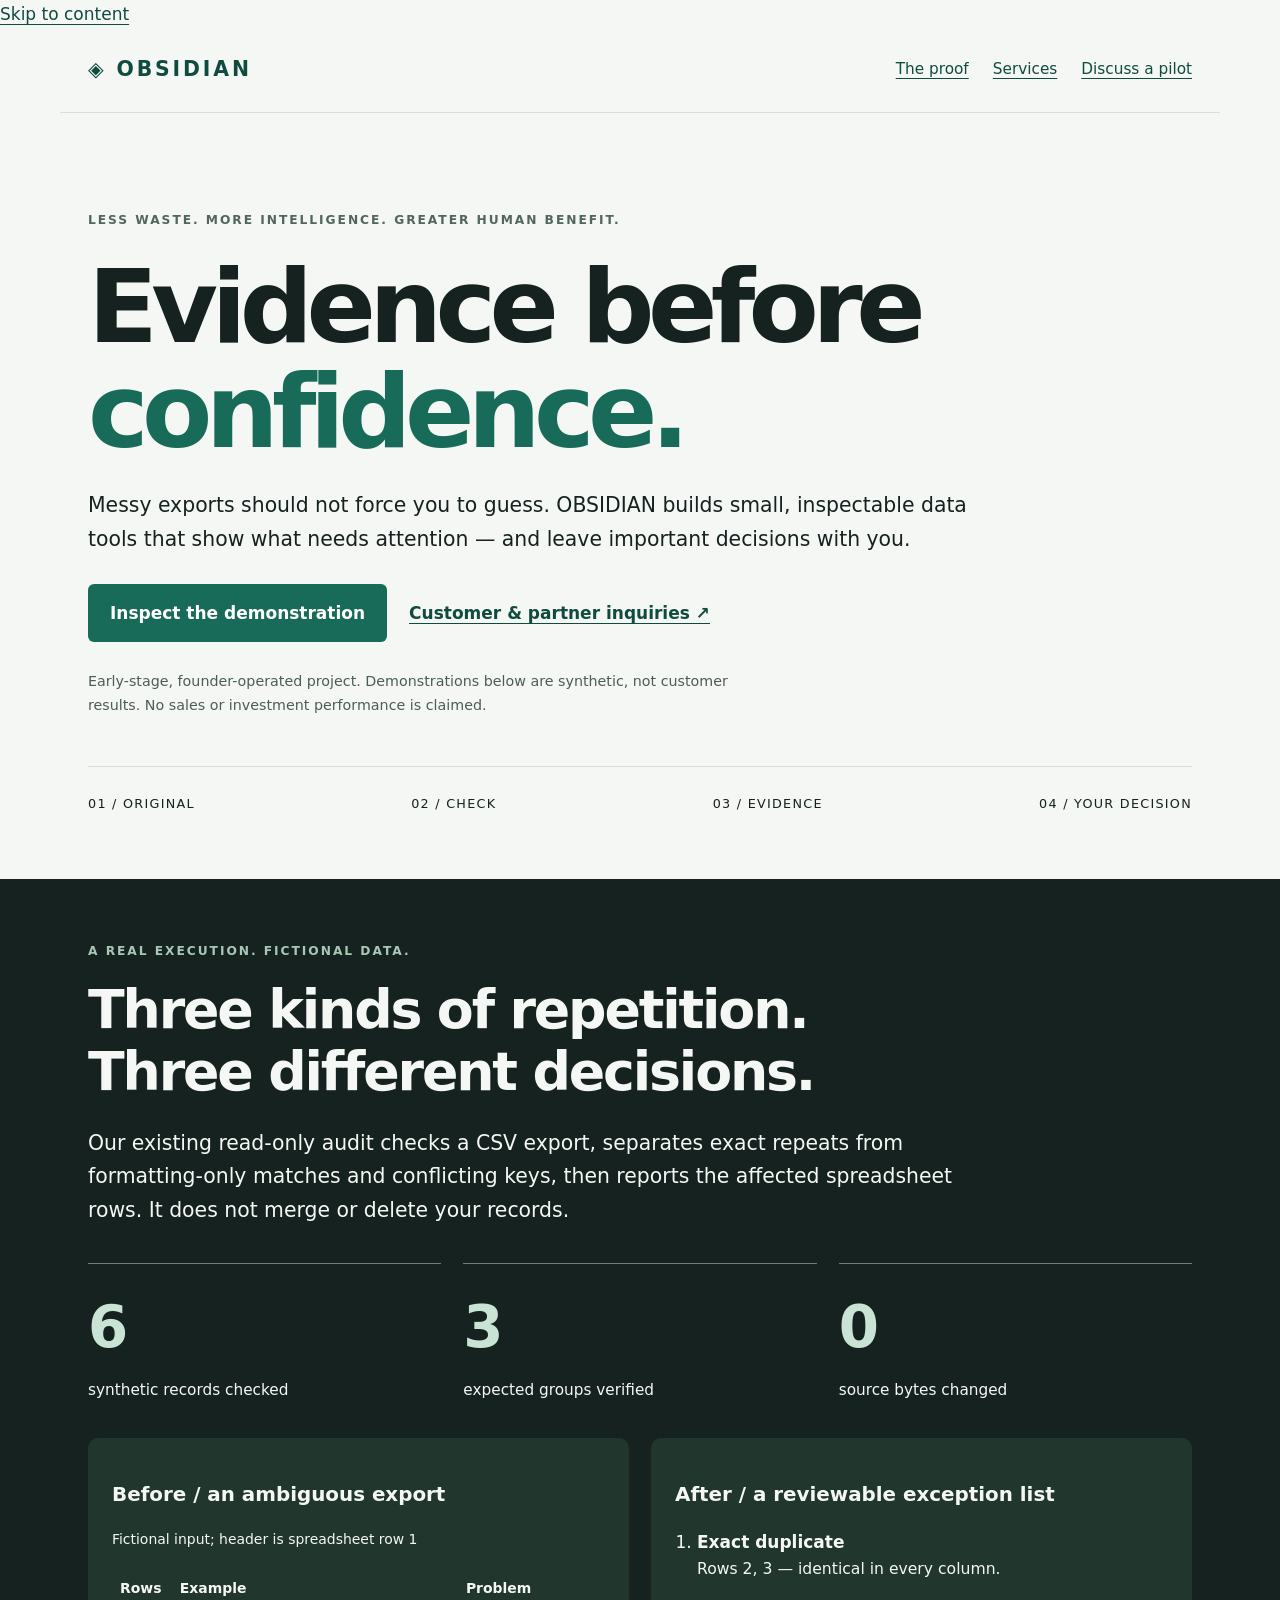
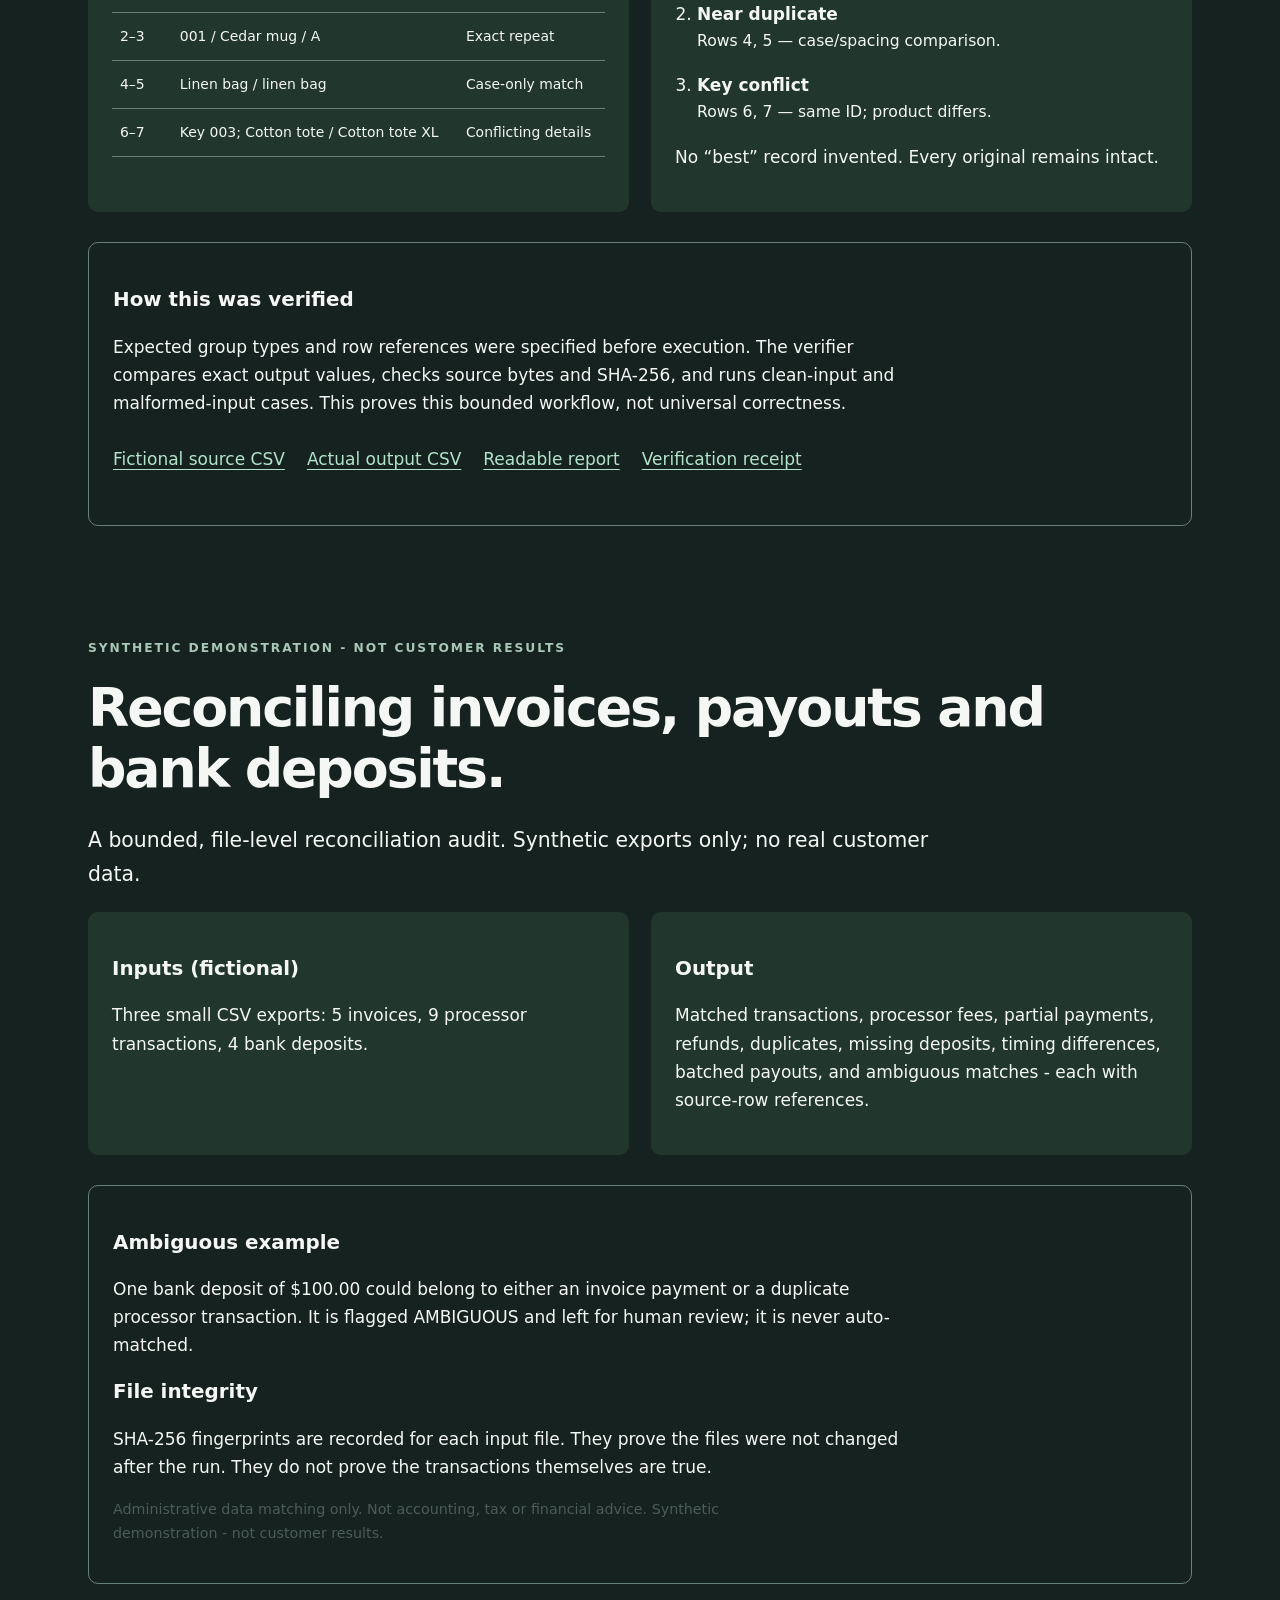
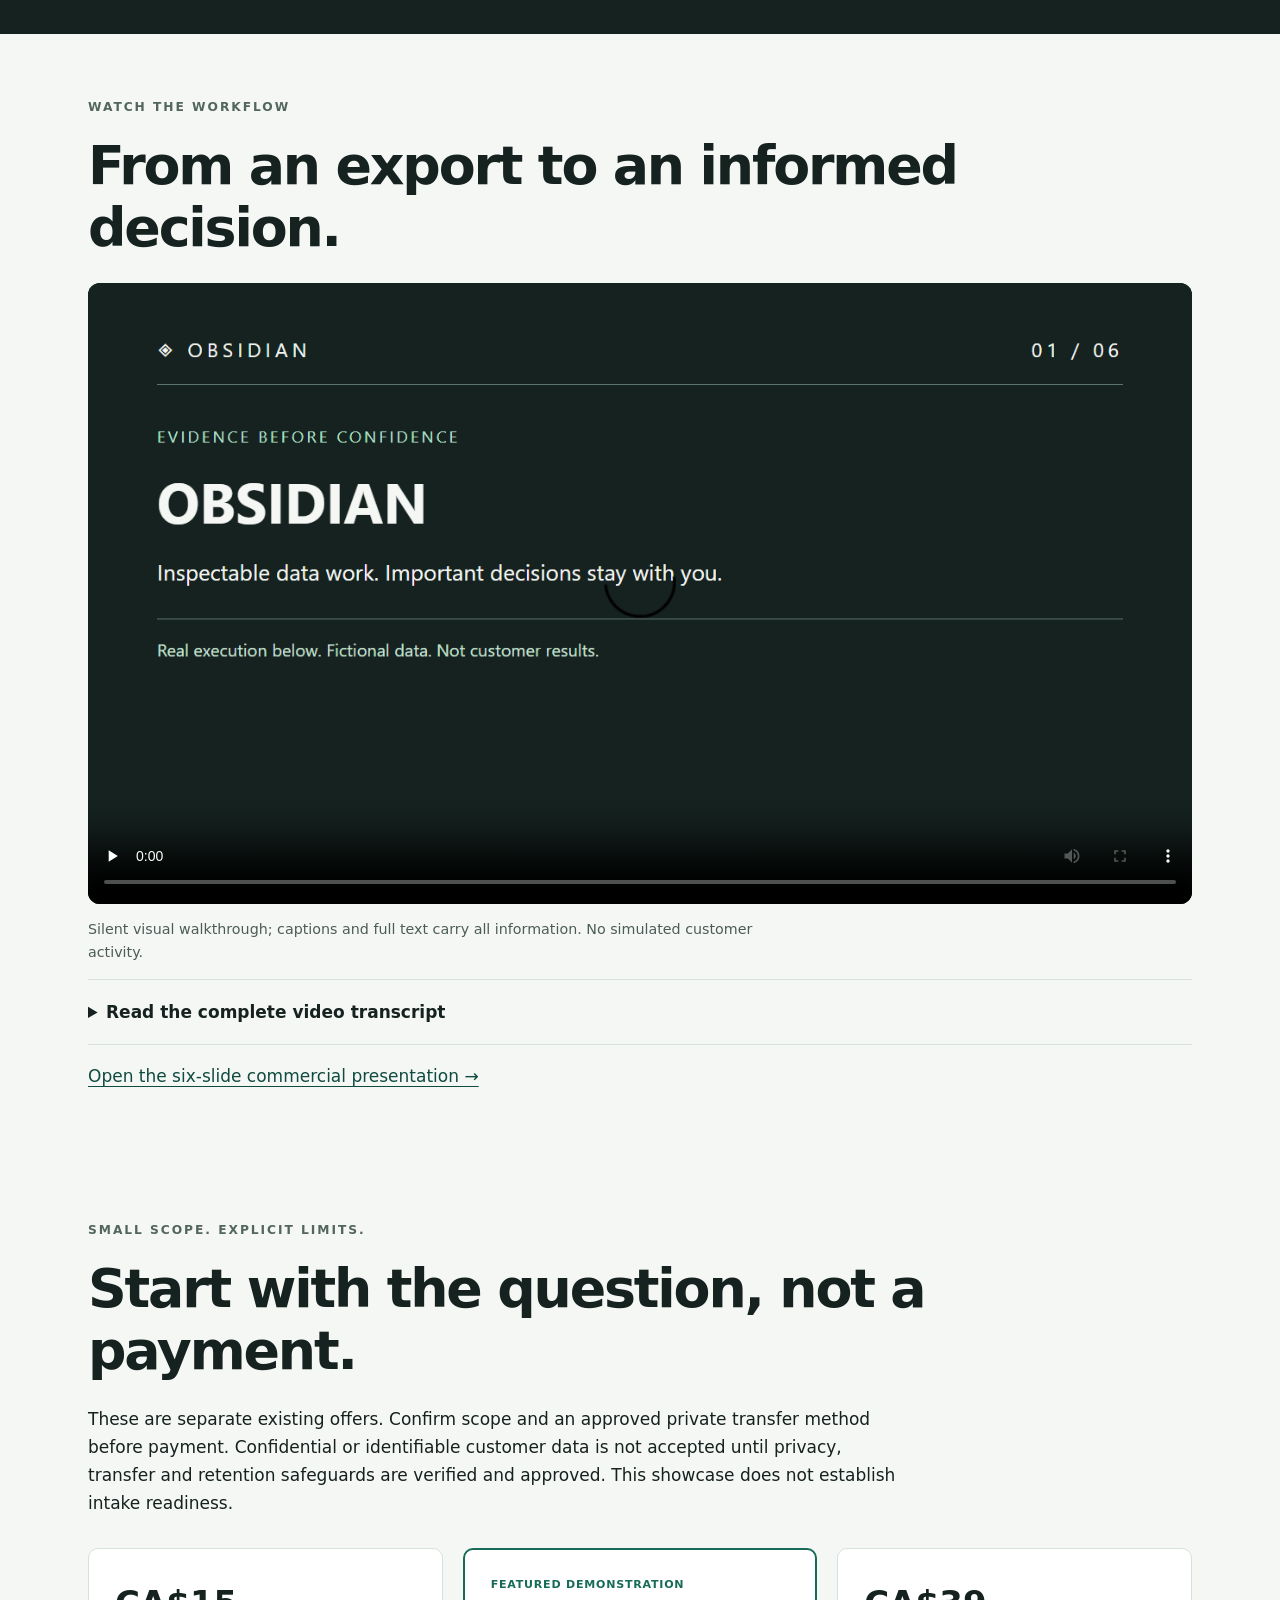
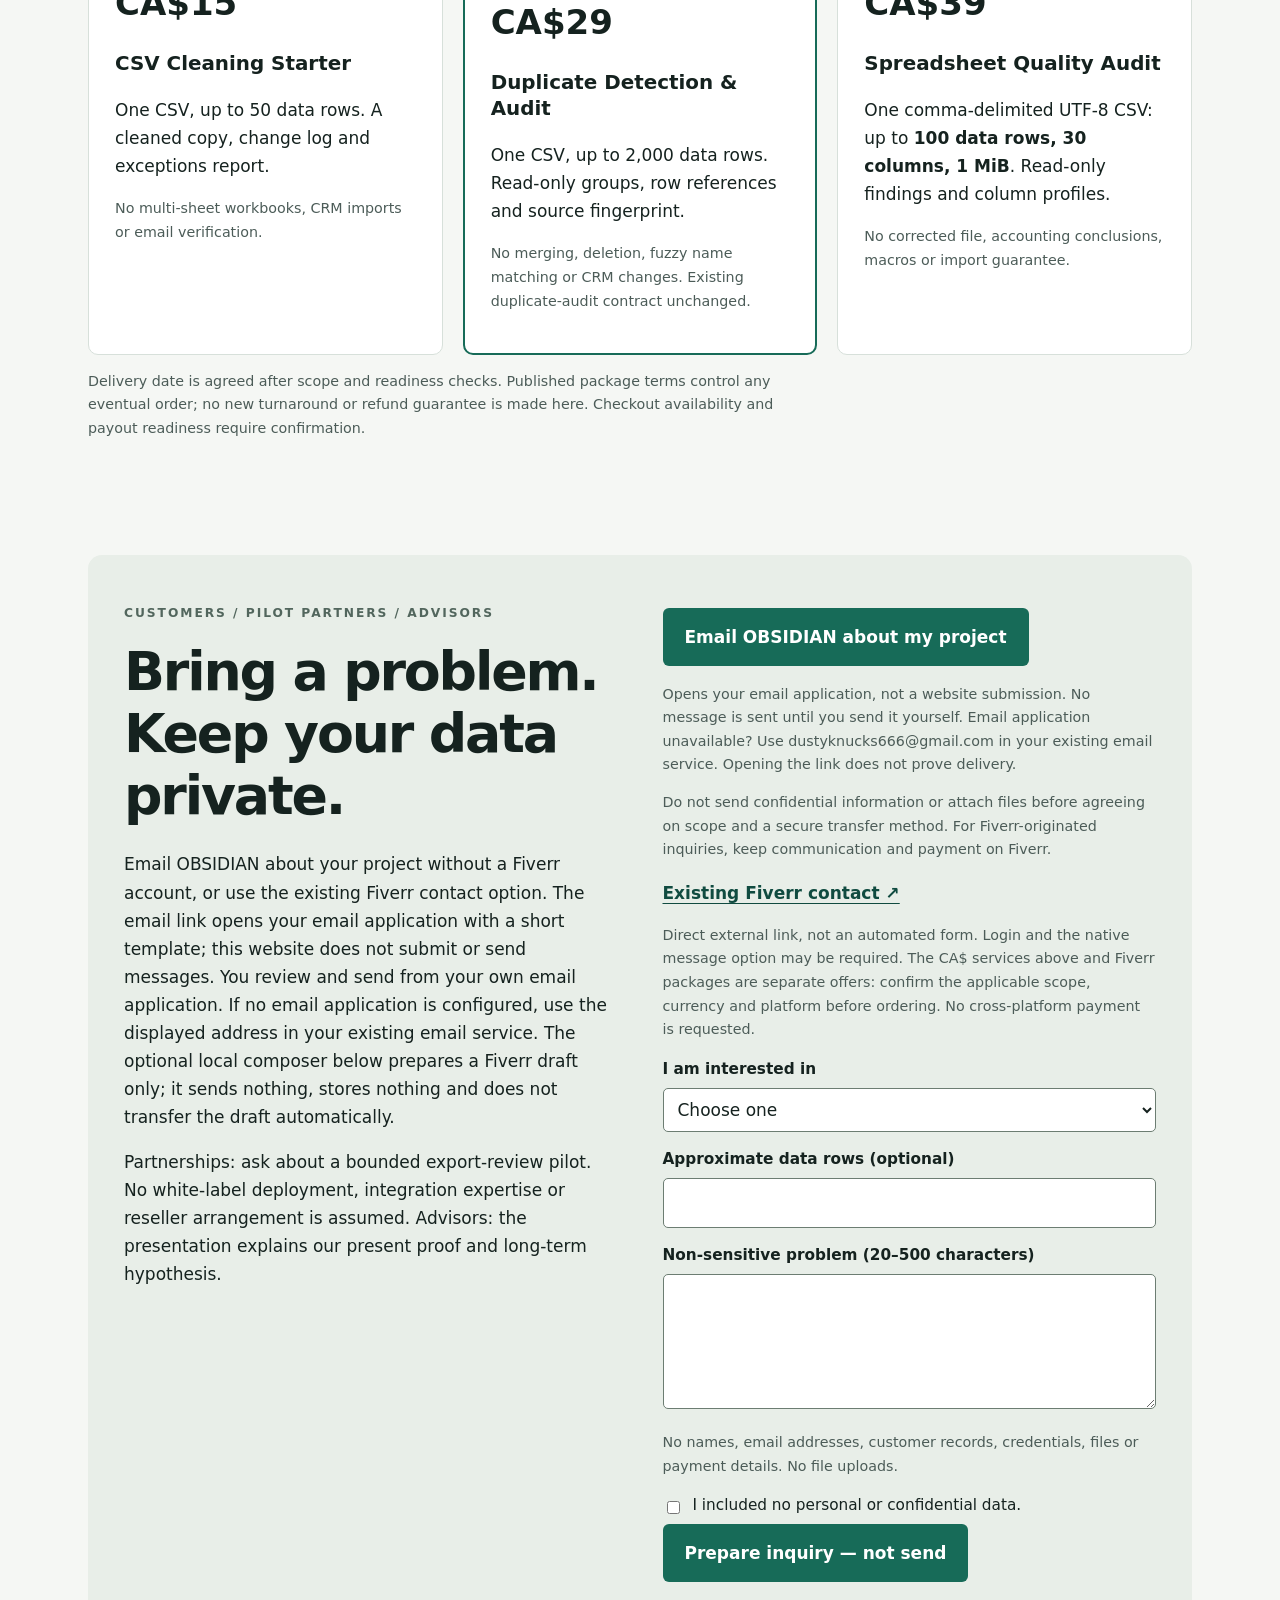
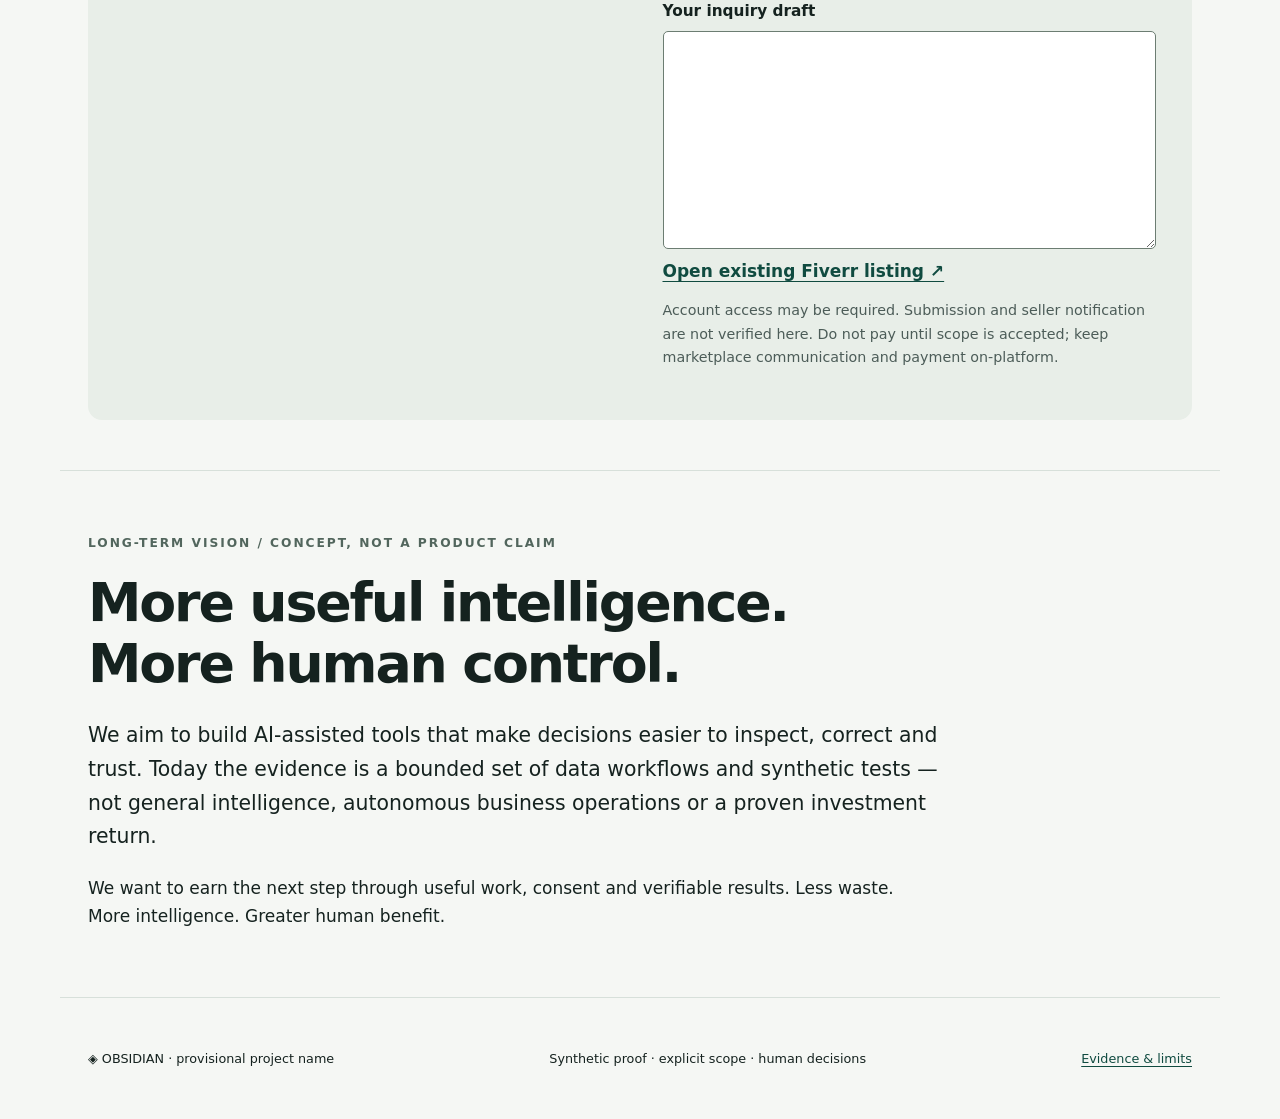
<file: showcase/index.html>
<!doctype html>
<html lang="en">
<head>
<meta charset="utf-8"><meta name="viewport" content="width=device-width,initial-scale=1">
<meta name="description" content="Inspect a synthetic CSV duplicate audit: exact repeats, case-only matches and conflicting IDs with row references. Read-only CA$29 audit, up to 2,000 data rows.">
<meta http-equiv="Content-Security-Policy" content="default-src 'self'; script-src 'self'; style-src 'self'; img-src 'self'; media-src 'self'; connect-src 'none'; form-action 'none'; base-uri 'none'; object-src 'none'">
<meta name="referrer" content="no-referrer"><meta name="theme-color" content="#15221f">
<title>CSV duplicate and conflict audit | OBSIDIAN</title><link rel="stylesheet" href="showcase.css"><script src="interest.js" defer></script>
<link rel="canonical" href="https://eventhorizon6.github.io/obsidian-csv-cleaning-starter/showcase/">
<meta property="og:type" content="website">
<meta property="og:title" content="CSV duplicate and conflict audit | OBSIDIAN">
<meta property="og:description" content="Inspect a synthetic CSV duplicate audit: exact repeats, case-only matches and conflicting IDs with row references. Read-only CA$29 audit, up to 2,000 data rows.">
<meta property="og:url" content="https://eventhorizon6.github.io/obsidian-csv-cleaning-starter/showcase/">
<meta property="og:image" content="https://eventhorizon6.github.io/obsidian-csv-cleaning-starter/showcase/media/promo-thumbnail.png">
<meta property="og:image:width" content="1280"><meta property="og:image:height" content="720">
<meta property="og:image:alt" content="Synthetic CSV audit: inspect what repeats before deleting a record. Six fictional records; not client results.">
<meta name="twitter:card" content="summary_large_image">
</head>
<body><a class="skip" href="#main">Skip to content</a>
<header class="wrap"><a class="wordmark" href="#">◈ OBSIDIAN</a><nav aria-label="Main"><a href="#proof">The proof</a><a href="#offers">Services</a><a href="#interest">Discuss a pilot</a></nav></header>
<main id="main">
<section class="hero wrap"><p class="eyebrow">LESS WASTE. MORE INTELLIGENCE. GREATER HUMAN BENEFIT.</p><h1>Evidence before<br><em>confidence.</em></h1><p class="lead">Messy exports should not force you to guess. OBSIDIAN builds small, inspectable data tools that show what needs attention — and leave important decisions with you.</p><div class="actions"><a class="button" href="#proof">Inspect the demonstration</a><a class="secondary" href="#interest">Customer &amp; partner inquiries ↗</a></div><p class="fine">Early-stage, founder-operated project. Demonstrations below are synthetic, not customer results. No sales or investment performance is claimed.</p><div class="signal" aria-label="Process"><span>01 / ORIGINAL</span><span>02 / CHECK</span><span>03 / EVIDENCE</span><span>04 / YOUR DECISION</span></div></section>
<section class="dark" id="proof"><div class="wrap"><p class="eyebrow">A REAL EXECUTION. FICTIONAL DATA.</p><h2>Three kinds of repetition.<br>Three different decisions.</h2><p class="lead">Our existing read-only audit checks a CSV export, separates exact repeats from formatting-only matches and conflicting keys, then reports the affected spreadsheet rows. It does not merge or delete your records.</p><div class="metrics"><article><strong>6</strong><span>synthetic records checked</span></article><article><strong>3</strong><span>expected groups verified</span></article><article><strong>0</strong><span>source bytes changed</span></article></div>
<div class="twocol"><article class="panel"><h3>Before / an ambiguous export</h3><div class="table-scroll" tabindex="0" role="region" aria-label="Synthetic source table"><table><caption>Fictional input; header is spreadsheet row 1</caption><thead><tr><th scope="col">Rows</th><th scope="col">Example</th><th scope="col">Problem</th></tr></thead><tbody><tr><td>2–3</td><td>001 / Cedar mug / A</td><td>Exact repeat</td></tr><tr><td>4–5</td><td>Linen bag / linen bag</td><td>Case-only match</td></tr><tr><td>6–7</td><td>Key 003; Cotton tote / Cotton tote XL</td><td>Conflicting details</td></tr></tbody></table></div></article><article class="panel"><h3>After / a reviewable exception list</h3><ol class="findings"><li><b>Exact duplicate</b><span>Rows 2, 3 — identical in every column.</span></li><li><b>Near duplicate</b><span>Rows 4, 5 — case/spacing comparison.</span></li><li><b>Key conflict</b><span>Rows 6, 7 — same ID; product differs.</span></li></ol><p>No “best” record invented. Every original remains intact.</p></article></div>
<div class="evidence"><h3>How this was verified</h3><p>Expected group types and row references were specified before execution. The verifier compares exact output values, checks source bytes and SHA-256, and runs clean-input and malformed-input cases. This proves this bounded workflow, not universal correctness.</p><div class="actions"><a href="evidence/source.csv" download>Fictional source CSV</a><a href="evidence/output/duplicate-groups.csv" download>Actual output CSV</a><a href="evidence/output/duplicate-audit.md">Readable report</a><a href="evidence/verification.json">Verification receipt</a></div></div>
</div></section>
<section class="dark" id="recon"><div class="wrap"><p class="eyebrow">SYNTHETIC DEMONSTRATION - NOT CUSTOMER RESULTS</p><h2>Reconciling invoices, payouts and bank deposits.</h2><p class="lead">A bounded, file-level reconciliation audit. Synthetic exports only; no real customer data.</p><div class="twocol"><article class="panel"><h3>Inputs (fictional)</h3><p>Three small CSV exports: 5 invoices, 9 processor transactions, 4 bank deposits.</p></article><article class="panel"><h3>Output</h3><p>Matched transactions, processor fees, partial payments, refunds, duplicates, missing deposits, timing differences, batched payouts, and ambiguous matches - each with source-row references.</p></article></div><div class="evidence"><h3>Ambiguous example</h3><p>One bank deposit of $100.00 could belong to either an invoice payment or a duplicate processor transaction. It is flagged AMBIGUOUS and left for human review; it is never auto-matched.</p><h3>File integrity</h3><p>SHA-256 fingerprints are recorded for each input file. They prove the files were not changed after the run. They do not prove the transactions themselves are true.</p><p class="fine">Administrative data matching only. Not accounting, tax or financial advice. Synthetic demonstration - not customer results.</p></div></div></section><section class="wrap"><p class="eyebrow">WATCH THE WORKFLOW</p><h2>From an export to an informed decision.</h2><video controls playsinline preload="none" poster="media/scene-01.png" aria-label="72-second silent captioned walkthrough of the synthetic audit"><source src="media/showcase.webm" type='video/webm; codecs="vp9"'><track kind="captions" src="media/captions.vtt" srclang="en" label="English" default>Your browser does not support this video. Read the transcript below.</video><p class="fine">Silent visual walkthrough; captions and full text carry all information. No simulated customer activity.</p><details><summary>Read the complete video transcript</summary><div id="transcript"><p>1. OBSIDIAN: evidence before confidence. A bounded synthetic demonstration, not customer work.</p><p>2. The problem: exact repeats, formatting-only matches and conflicting records need different decisions.</p><p>3. Inspect: the existing Python audit reads six fictional records and records the original fingerprint.</p><p>4. Report: rows 2–3 are exact repeats, 4–5 are case-only matches, and 6–7 conflict on an agreed ID.</p><p>5. Verify: independently specified groups and row references match. Source bytes remain unchanged.</p><p>6. Decide: review the evidence before changing a record. Discuss scope before payment; no live-system or import guarantee.</p></div></details><p><a href="presentation.html">Open the six-slide commercial presentation →</a></p></section>
<section class="wrap" id="offers"><p class="eyebrow">SMALL SCOPE. EXPLICIT LIMITS.</p><h2>Start with the question, not a payment.</h2><p>These are separate existing offers. Confirm scope and an approved private transfer method before payment. Confidential or identifiable customer data is not accepted until privacy, transfer and retention safeguards are verified and approved. This showcase does not establish intake readiness.</p><div class="cards"><article><span class="price">CA$15</span><h3>CSV Cleaning Starter</h3><p>One CSV, up to 50 data rows. A cleaned copy, change log and exceptions report.</p><p class="fine">No multi-sheet workbooks, CRM imports or email verification.</p></article><article class="featured"><span class="tag">FEATURED DEMONSTRATION</span><span class="price">CA$29</span><h3>Duplicate Detection &amp; Audit</h3><p>One CSV, up to 2,000 data rows. Read-only groups, row references and source fingerprint.</p><p class="fine">No merging, deletion, fuzzy name matching or CRM changes. Existing duplicate-audit contract unchanged.</p></article><article><span class="price">CA$39</span><h3>Spreadsheet Quality Audit</h3><p>One comma-delimited UTF-8 CSV: up to <b>100 data rows, 30 columns, 1 MiB</b>. Read-only findings and column profiles.</p><p class="fine">No corrected file, accounting conclusions, macros or import guarantee.</p></article></div><p class="fine">Delivery date is agreed after scope and readiness checks. Published package terms control any eventual order; no new turnaround or refund guarantee is made here. Checkout availability and payout readiness require confirmation.</p></section>
<section class="wrap" id="interest"><div class="inquiry"><div><p class="eyebrow">CUSTOMERS / PILOT PARTNERS / ADVISORS</p><h2>Bring a problem.<br>Keep your data private.</h2><p>Email OBSIDIAN about your project without a Fiverr account, or use the existing Fiverr contact option. The email link opens your email application with a short template; this website does not submit or send messages. You review and send from your own email application. If no email application is configured, use the displayed address in your existing email service. The optional local composer below prepares a Fiverr draft only; it sends nothing, stores nothing and does not transfer the draft automatically.</p><p>Partnerships: ask about a bounded export-review pilot. No white-label deployment, integration expertise or reseller arrangement is assumed. Advisors: the presentation explains our present proof and long-term hypothesis.</p></div><div><p><a id="email-contact" class="button" href="mailto:dustyknucks666@gmail.com?subject=OBSIDIAN%20project%20inquiry&amp;body=Project%20type%3A%0D%0AShort%20description%3A%0D%0ADesired%20outcome%3A" aria-describedby="email-note email-privacy">Email OBSIDIAN about my project</a></p><p id="email-note" class="fine">Opens your email application, not a website submission. No message is sent until you send it yourself. Email application unavailable? Use <span>dustyknucks666@gmail.com</span> in your existing email service. Opening the link does not prove delivery.</p><p id="email-privacy" class="fine">Do not send confidential information or attach files before agreeing on scope and a secure transfer method. For Fiverr-originated inquiries, keep communication and payment on Fiverr.</p><p><a class="secondary" href="https://www.fiverr.com/dustinrebellato/clean-standardise-and-flag-your-spreadsheet-with-a-verified-report" rel="noreferrer">Existing Fiverr contact ↗</a></p><p class="fine">Direct external link, not an automated form. Login and the native message option may be required. The CA$ services above and Fiverr packages are separate offers: confirm the applicable scope, currency and platform before ordering. No cross-platform payment is requested.</p><form id="interest-form"><label for="kind">I am interested in</label><select id="kind" required><option value="">Choose one</option><option>Customer pilot</option><option>Partnership discussion</option><option>Startup advice</option></select><label for="rows">Approximate data rows (optional)</label><input id="rows" type="number" min="1" max="1000000" inputmode="numeric"><label for="problem">Non-sensitive problem (20–500 characters)</label><textarea id="problem" minlength="20" maxlength="500" rows="4" required aria-describedby="privacy-note"></textarea><p id="privacy-note" class="fine">No names, email addresses, customer records, credentials, files or payment details. No file uploads.</p><label class="check"><input id="safe" type="checkbox" required> I included no personal or confidential data.</label><button class="button" type="submit">Prepare inquiry — not send</button><p id="interest-status" role="status" aria-live="polite"></p><label for="draft">Your inquiry draft</label><textarea id="draft" readonly rows="7"></textarea><a class="secondary" href="https://www.fiverr.com/dustinrebellato/clean-standardise-and-flag-your-spreadsheet-with-a-verified-report" rel="noreferrer">Open existing Fiverr listing ↗</a><p class="fine">Account access may be required. Submission and seller notification are not verified here. Do not pay until scope is accepted; keep marketplace communication and payment on-platform.</p></form></div></div></section>
<section class="wrap vision"><p class="eyebrow">LONG-TERM VISION / CONCEPT, NOT A PRODUCT CLAIM</p><h2>More useful intelligence.<br>More human control.</h2><p class="lead">We aim to build AI-assisted tools that make decisions easier to inspect, correct and trust. Today the evidence is a bounded set of data workflows and synthetic tests — not general intelligence, autonomous business operations or a proven investment return.</p><p>We want to earn the next step through useful work, consent and verifiable results. Less waste. More intelligence. Greater human benefit.</p></section>
</main><footer class="wrap"><span>◈ OBSIDIAN · provisional project name</span><span>Synthetic proof · explicit scope · human decisions</span><a href="evidence-notes.html">Evidence &amp; limits</a></footer></body></html>
</file>
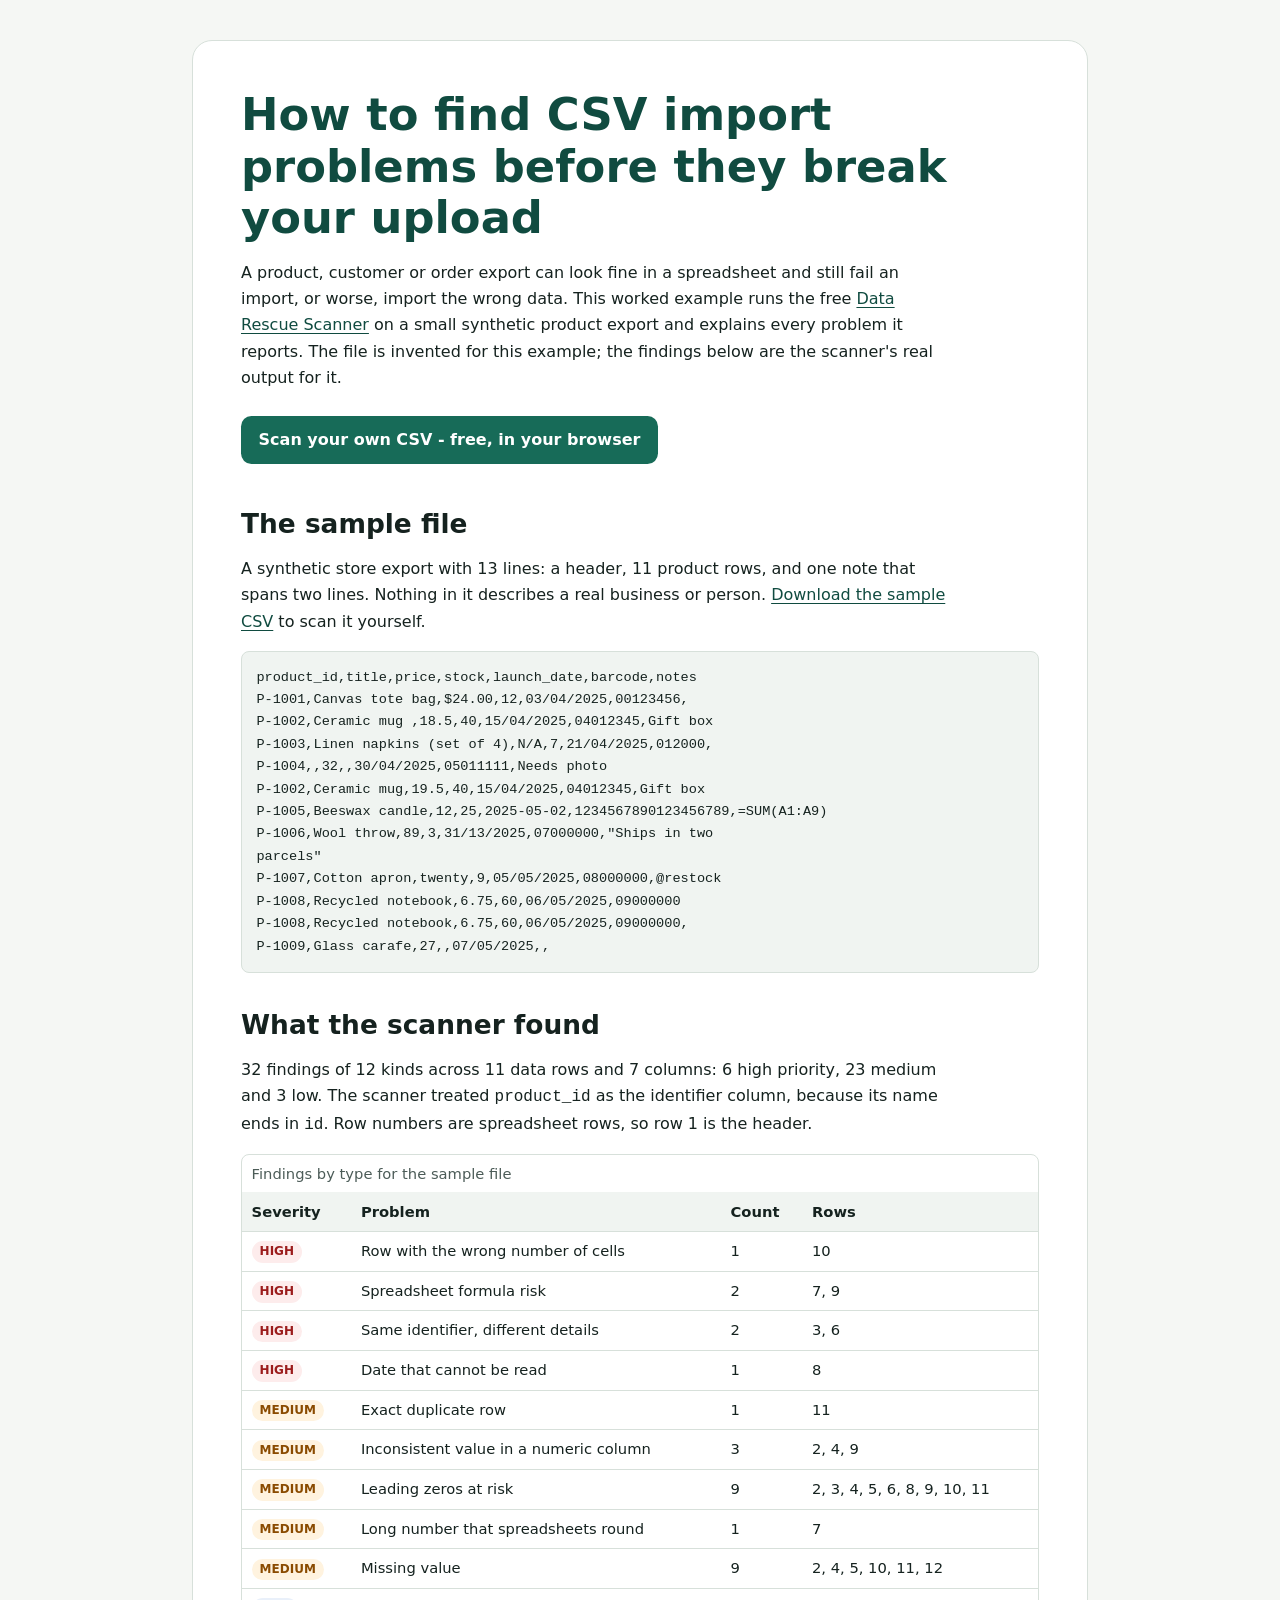
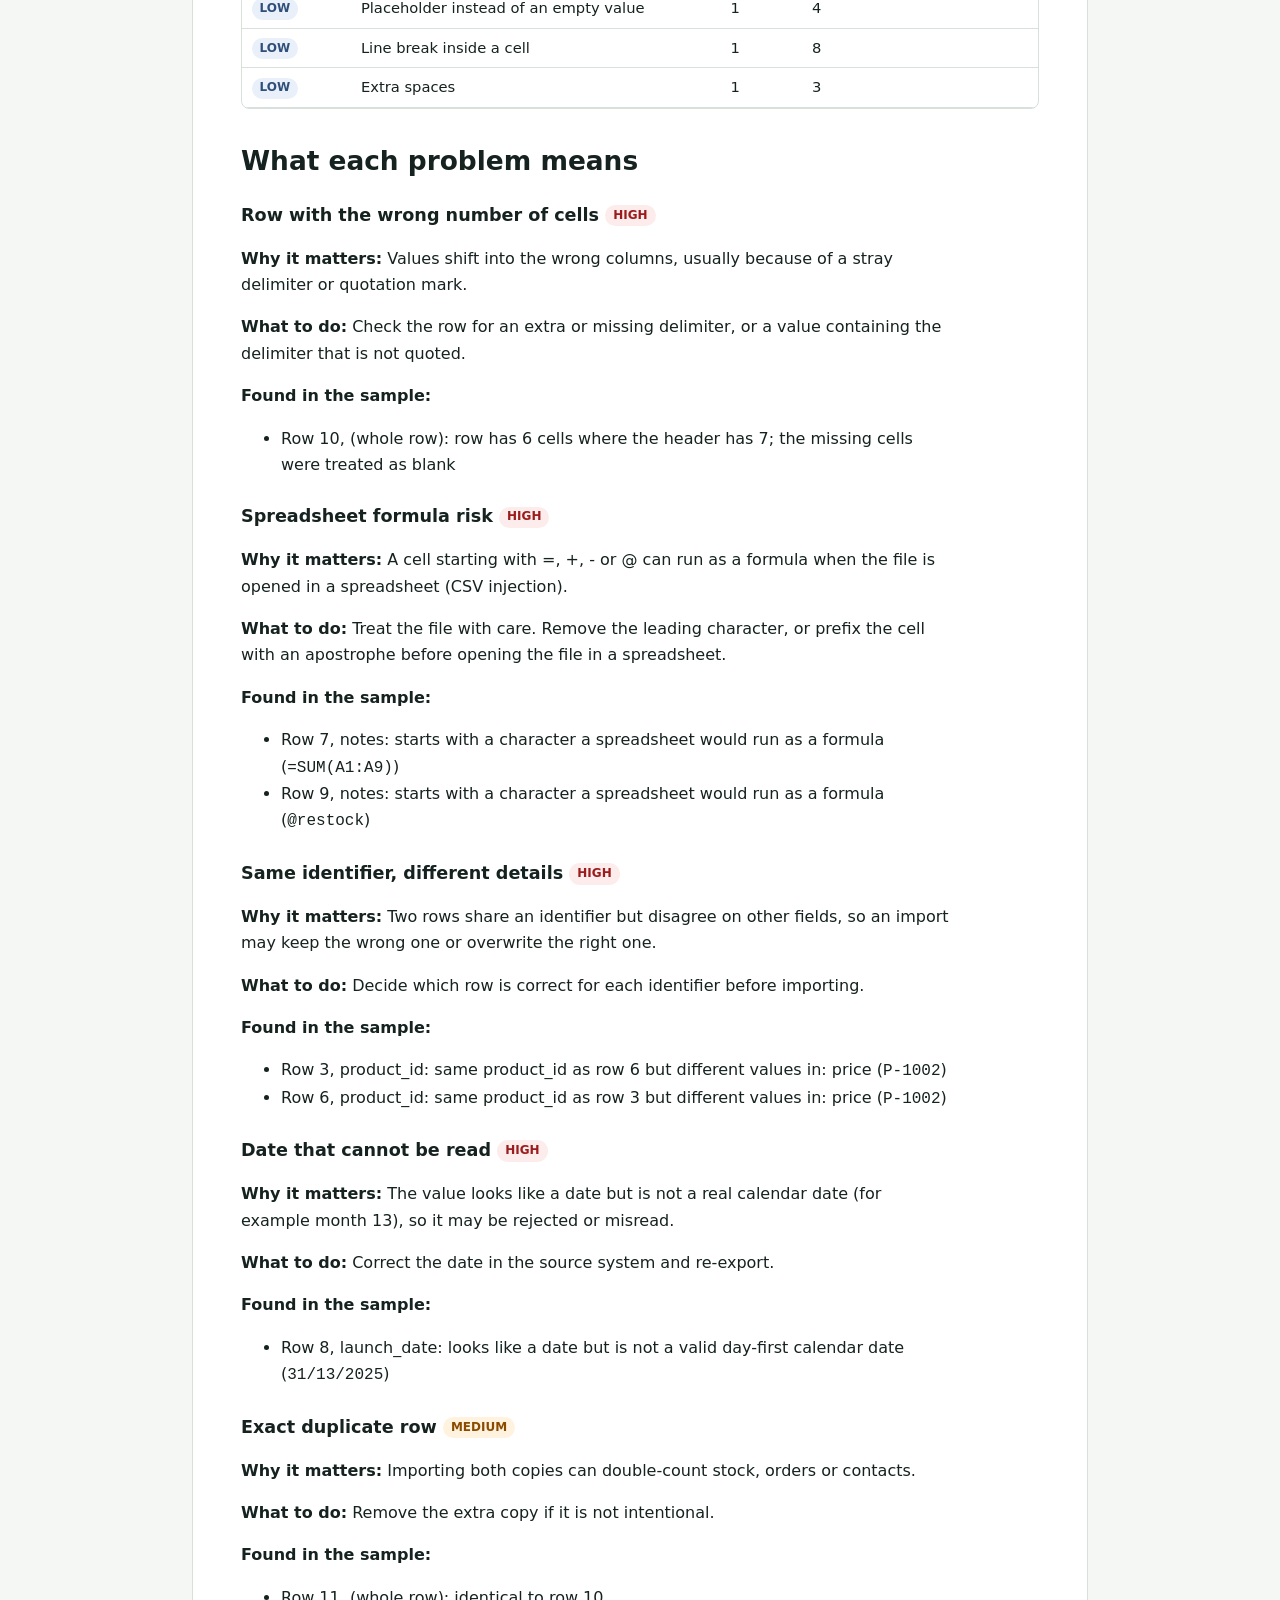
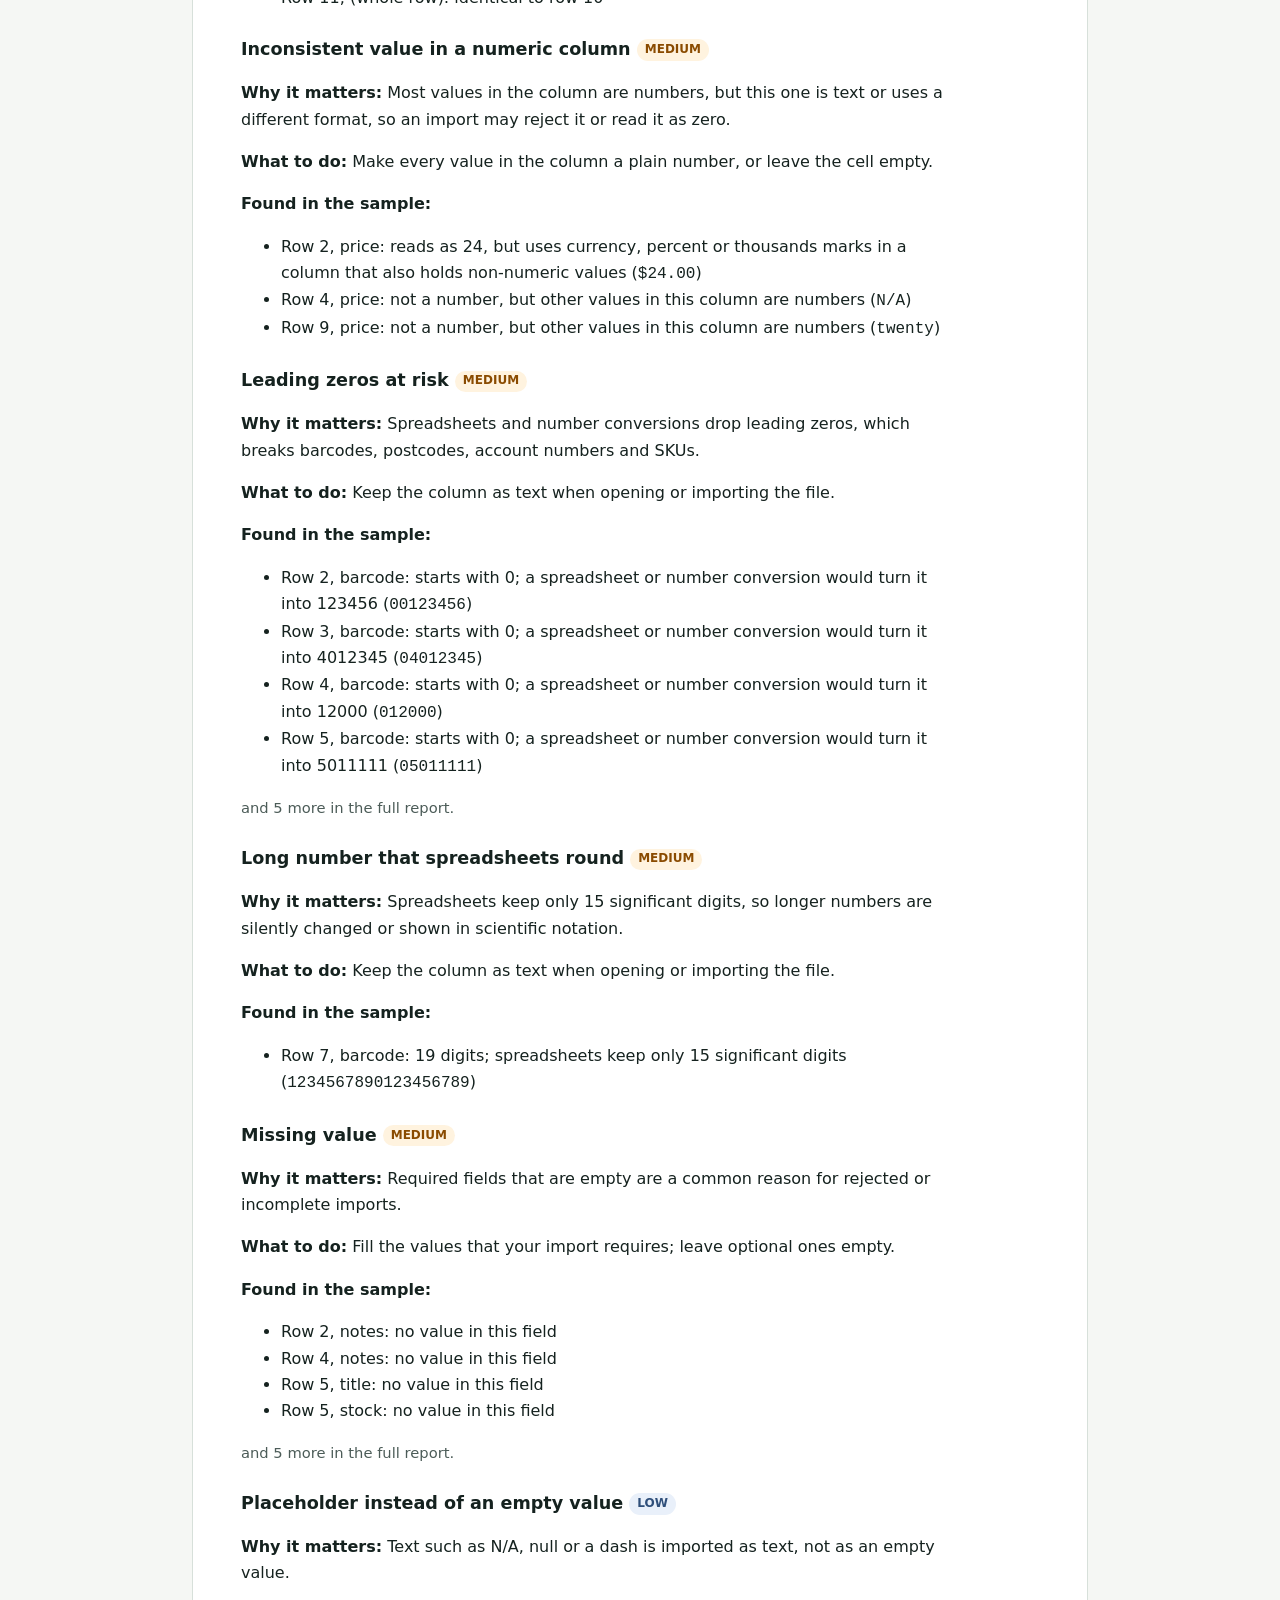
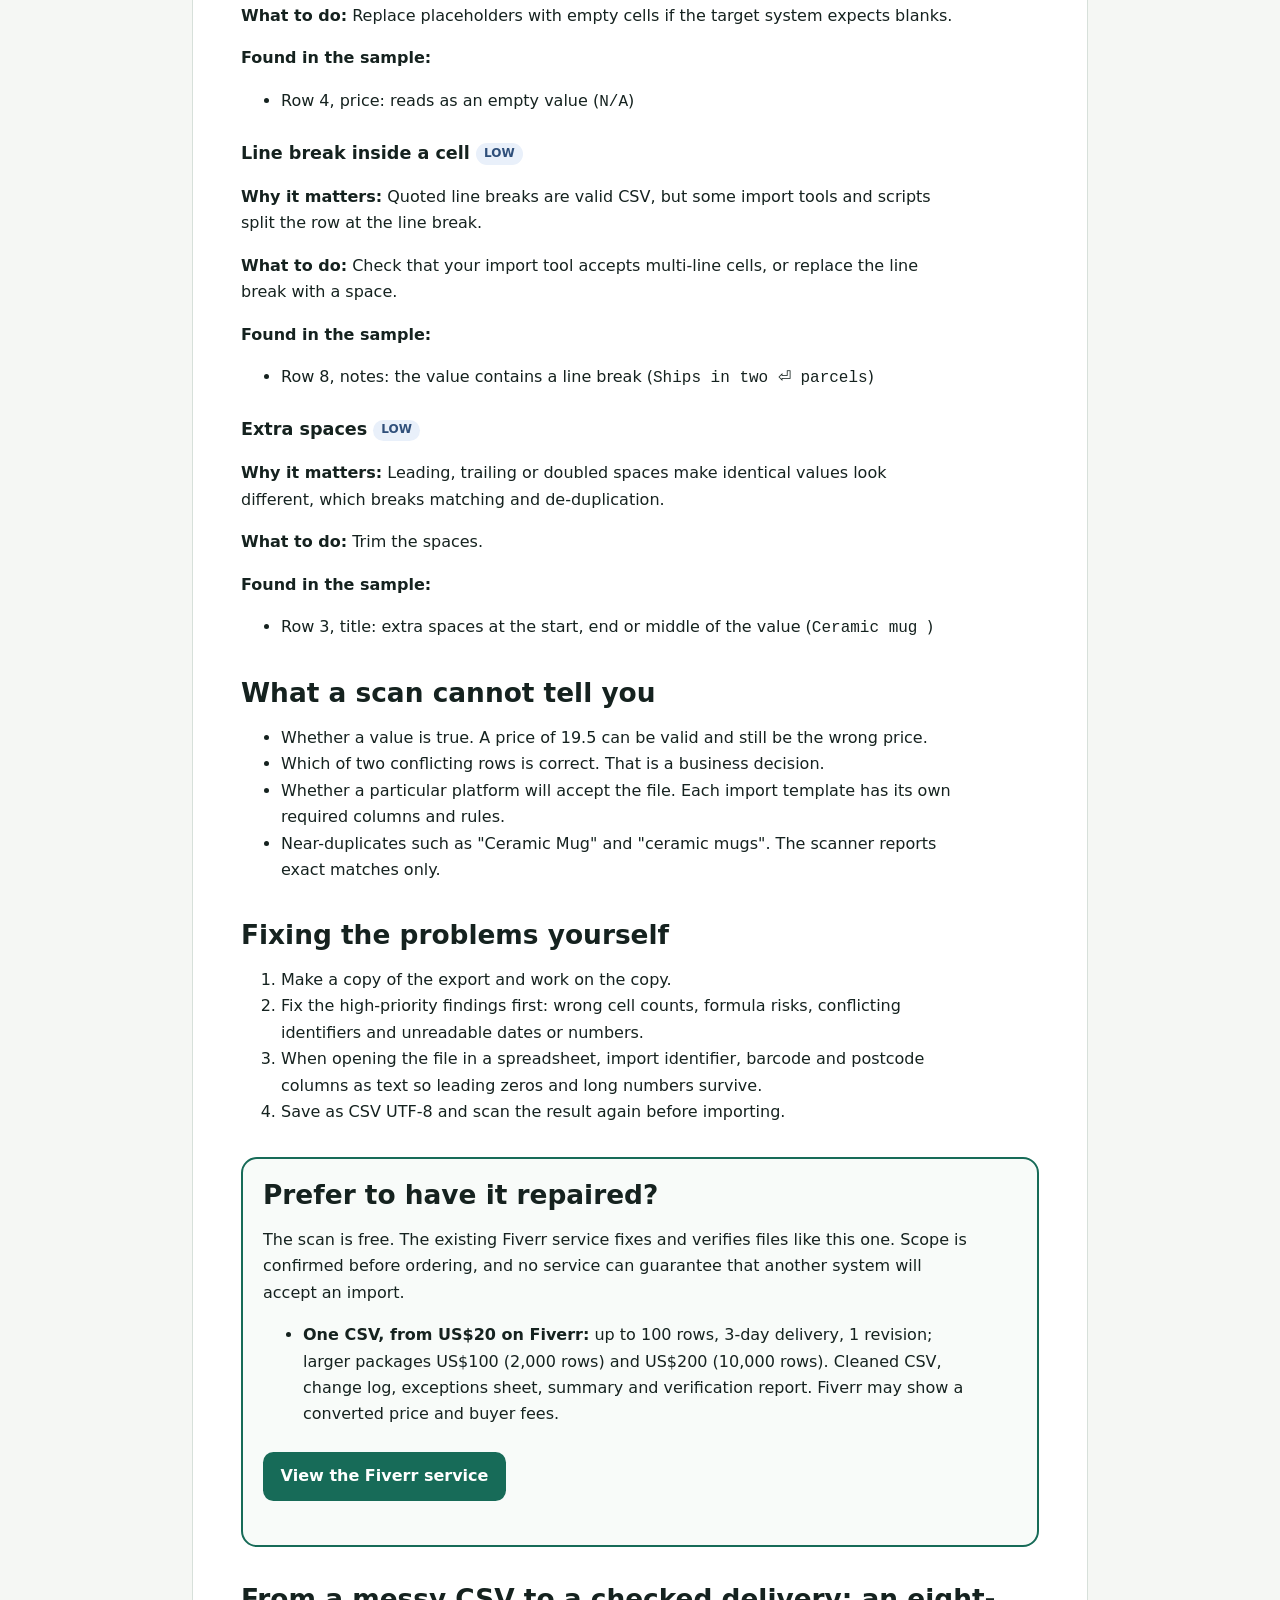
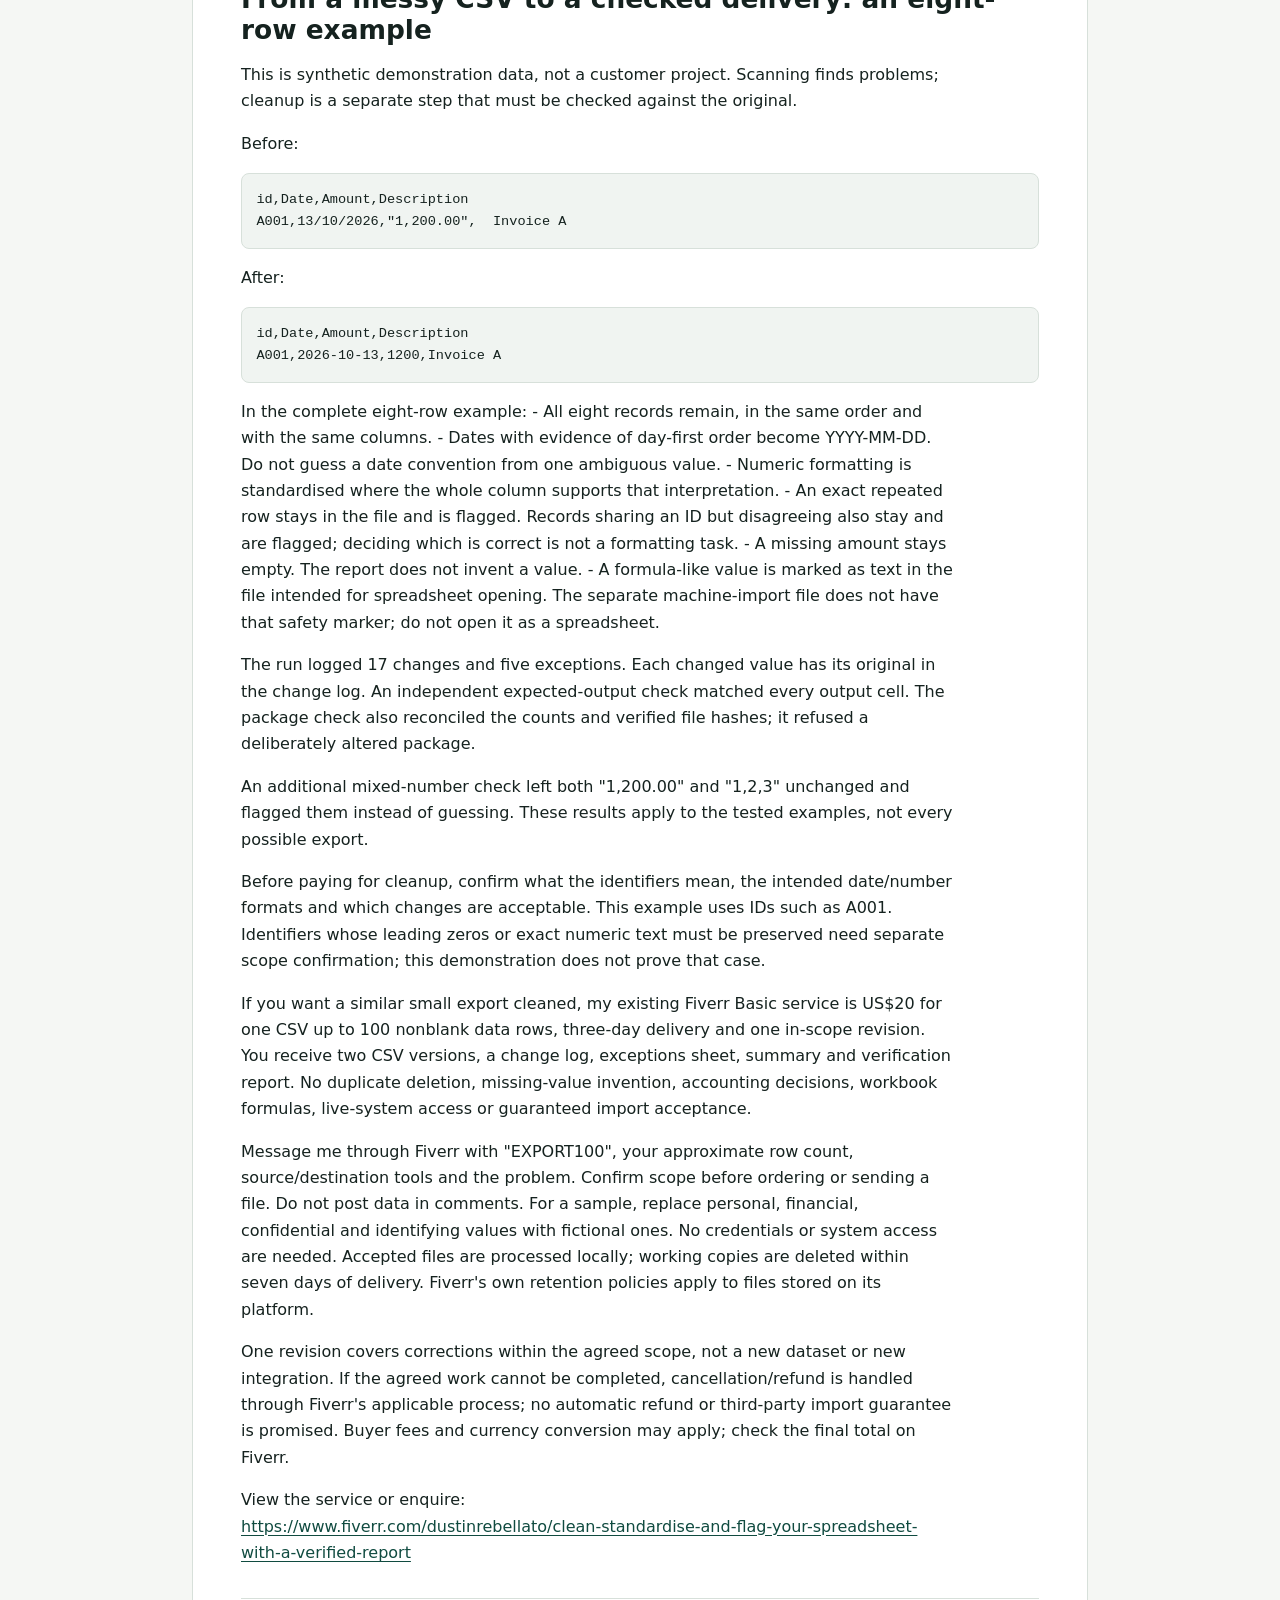
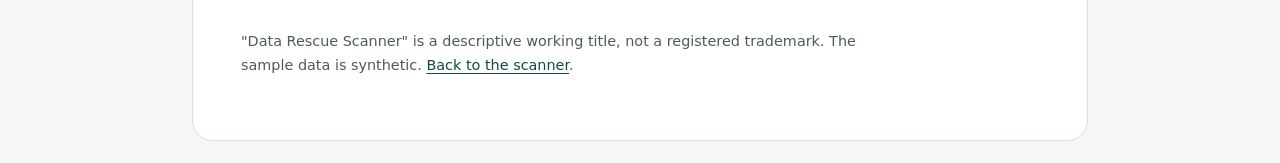
<file: scanner/csv-import-problems.html>
<!doctype html>
<html lang="en">
<head>
  <meta charset="utf-8">
  <meta name="viewport" content="width=device-width, initial-scale=1">
  <meta http-equiv="Content-Security-Policy" content="default-src 'none'; style-src 'unsafe-inline'; img-src data:; connect-src 'none'; form-action 'none'; base-uri 'none'; frame-src 'none'; object-src 'none'">
  <meta name="referrer" content="no-referrer">
  <meta name="description" content="A worked example of finding CSV import problems before upload: duplicate IDs, conflicting records, unreadable dates, formula risks and lost leading zeros, found by a free in-browser scanner on a synthetic product export.">
  <title>How to find CSV import problems before they break your upload - a worked example</title>
  <style>
:root { color-scheme: light; --ink: #15221f; --muted: #4c5c58; --paper: #f5f7f4; --card: #fff; --accent: #176b58; --accent-dark: #104b40; --line: #d7e0da; font-family: system-ui, -apple-system, "Segoe UI", sans-serif; }
* { box-sizing: border-box; }
body { margin: 0; background: var(--paper); color: var(--ink); line-height: 1.65; }
.page { width: min(100% - 1.5rem, 56rem); margin: clamp(.75rem, 4vw, 2.5rem) auto; padding: clamp(1rem, 4vw, 3rem); background: var(--card); border: 1px solid var(--line); border-radius: 1.25rem; }
h1 { color: var(--accent-dark); font-size: clamp(1.8rem, 6vw, 2.8rem); line-height: 1.15; margin: 0 0 .5rem; }
h2 { margin: 2.25rem 0 .75rem; font-size: clamp(1.3rem, 4vw, 1.65rem); line-height: 1.2; }
h3 { margin: 1.5rem 0 .4rem; font-size: 1.1rem; }
p, ul, ol { max-width: 70ch; }
a { color: var(--accent-dark); text-underline-offset: .18em; }
a:focus-visible { outline: 3px solid #d58c18; outline-offset: 3px; }
pre { background: #f0f4f1; border: 1px solid var(--line); border-radius: .5rem; padding: .9rem; overflow-x: auto; font-size: .85rem; }
code { font-family: ui-monospace, Consolas, monospace; overflow-wrap: anywhere; }
.table-wrap { overflow-x: auto; border: 1px solid var(--line); border-radius: .5rem; }
table { border-collapse: collapse; width: 100%; font-size: .92rem; }
th, td { text-align: left; padding: .45rem .6rem; border-bottom: 1px solid var(--line); vertical-align: top; }
th { background: #f0f4f1; }
.sev { display: inline-block; font-size: .75rem; font-weight: 700; padding: .05rem .5rem; border-radius: 999px; text-transform: uppercase; vertical-align: middle; }
.sev.high { color: #9b1c1c; background: #fdecec; }
.sev.medium { color: #8a4b00; background: #fff3df; }
.sev.low { color: #2f4f7a; background: #e9f0fa; }
.note { color: var(--muted); font-size: .92rem; }
.cta { display: inline-block; margin: .5rem .5rem .5rem 0; padding: .7rem 1.1rem; border-radius: .65rem; background: var(--accent); color: #fff; font-weight: 650; text-decoration: none; }
.cta:hover { background: var(--accent-dark); }
.offer { border: 2px solid var(--accent); border-radius: 1rem; padding: 1.25rem; margin: 2rem 0; background: #f8fbf9; }
footer { margin-top: 2rem; padding-top: 1rem; border-top: 1px solid var(--line); color: var(--muted); font-size: .9rem; }
  </style>
</head>
<body>
<main class="page">
  <h1>How to find CSV import problems before they break your upload</h1>
  <p>A product, customer or order export can look fine in a spreadsheet and still fail an import, or worse, import the wrong data. This worked example runs the free <a href="index.html">Data Rescue Scanner</a> on a small synthetic product export and explains every problem it reports. The file is invented for this example; the findings below are the scanner's real output for it.</p>
  <p><a class="cta" href="index.html">Scan your own CSV - free, in your browser</a></p>

  <h2>The sample file</h2>
  <p>A synthetic store export with 13 lines: a header, 11 product rows, and one note that spans two lines. Nothing in it describes a real business or person. <a href="sample-store-export.csv" download>Download the sample CSV</a> to scan it yourself.</p>
  <pre><code>product_id,title,price,stock,launch_date,barcode,notes
P-1001,Canvas tote bag,$24.00,12,03/04/2025,00123456,
P-1002,Ceramic mug ,18.5,40,15/04/2025,04012345,Gift box
P-1003,Linen napkins (set of 4),N/A,7,21/04/2025,012000,
P-1004,,32,,30/04/2025,05011111,Needs photo
P-1002,Ceramic mug,19.5,40,15/04/2025,04012345,Gift box
P-1005,Beeswax candle,12,25,2025-05-02,1234567890123456789,=SUM(A1:A9)
P-1006,Wool throw,89,3,31/13/2025,07000000,&quot;Ships in two
parcels&quot;
P-1007,Cotton apron,twenty,9,05/05/2025,08000000,@restock
P-1008,Recycled notebook,6.75,60,06/05/2025,09000000
P-1008,Recycled notebook,6.75,60,06/05/2025,09000000,
P-1009,Glass carafe,27,,07/05/2025,,</code></pre>

  <h2>What the scanner found</h2>
  <p>32 findings of 12 kinds across 11 data rows and 7 columns: 6 high priority, 23 medium and 3 low. The scanner treated <code>product_id</code> as the identifier column, because its name ends in <code>id</code>. Row numbers are spreadsheet rows, so row 1 is the header.</p>
  <div class="table-wrap"><table>
    <caption class="note" style="text-align:left;padding:.4rem .6rem">Findings by type for the sample file</caption>
    <thead><tr><th scope="col">Severity</th><th scope="col">Problem</th><th scope="col">Count</th><th scope="col">Rows</th></tr></thead>
    <tbody>
<tr><td><span class="sev high">high</span></td><td>Row with the wrong number of cells</td><td>1</td><td>10</td></tr>
<tr><td><span class="sev high">high</span></td><td>Spreadsheet formula risk</td><td>2</td><td>7, 9</td></tr>
<tr><td><span class="sev high">high</span></td><td>Same identifier, different details</td><td>2</td><td>3, 6</td></tr>
<tr><td><span class="sev high">high</span></td><td>Date that cannot be read</td><td>1</td><td>8</td></tr>
<tr><td><span class="sev medium">medium</span></td><td>Exact duplicate row</td><td>1</td><td>11</td></tr>
<tr><td><span class="sev medium">medium</span></td><td>Inconsistent value in a numeric column</td><td>3</td><td>2, 4, 9</td></tr>
<tr><td><span class="sev medium">medium</span></td><td>Leading zeros at risk</td><td>9</td><td>2, 3, 4, 5, 6, 8, 9, 10, 11</td></tr>
<tr><td><span class="sev medium">medium</span></td><td>Long number that spreadsheets round</td><td>1</td><td>7</td></tr>
<tr><td><span class="sev medium">medium</span></td><td>Missing value</td><td>9</td><td>2, 4, 5, 10, 11, 12</td></tr>
<tr><td><span class="sev low">low</span></td><td>Placeholder instead of an empty value</td><td>1</td><td>4</td></tr>
<tr><td><span class="sev low">low</span></td><td>Line break inside a cell</td><td>1</td><td>8</td></tr>
<tr><td><span class="sev low">low</span></td><td>Extra spaces</td><td>1</td><td>3</td></tr>
    </tbody>
  </table></div>

  <h2>What each problem means</h2>
<section class="problem"><h3>Row with the wrong number of cells <span class="sev high">high</span></h3><p><strong>Why it matters:</strong> Values shift into the wrong columns, usually because of a stray delimiter or quotation mark.</p><p><strong>What to do:</strong> Check the row for an extra or missing delimiter, or a value containing the delimiter that is not quoted.</p><p><strong>Found in the sample:</strong></p><ul><li>Row 10, (whole row): row has 6 cells where the header has 7; the missing cells were treated as blank</li></ul></section>
<section class="problem"><h3>Spreadsheet formula risk <span class="sev high">high</span></h3><p><strong>Why it matters:</strong> A cell starting with =, +, - or @ can run as a formula when the file is opened in a spreadsheet (CSV injection).</p><p><strong>What to do:</strong> Treat the file with care. Remove the leading character, or prefix the cell with an apostrophe before opening the file in a spreadsheet.</p><p><strong>Found in the sample:</strong></p><ul><li>Row 7, notes: starts with a character a spreadsheet would run as a formula (<code>=SUM(A1:A9)</code>)</li><li>Row 9, notes: starts with a character a spreadsheet would run as a formula (<code>@restock</code>)</li></ul></section>
<section class="problem"><h3>Same identifier, different details <span class="sev high">high</span></h3><p><strong>Why it matters:</strong> Two rows share an identifier but disagree on other fields, so an import may keep the wrong one or overwrite the right one.</p><p><strong>What to do:</strong> Decide which row is correct for each identifier before importing.</p><p><strong>Found in the sample:</strong></p><ul><li>Row 3, product_id: same product_id as row 6 but different values in: price (<code>P-1002</code>)</li><li>Row 6, product_id: same product_id as row 3 but different values in: price (<code>P-1002</code>)</li></ul></section>
<section class="problem"><h3>Date that cannot be read <span class="sev high">high</span></h3><p><strong>Why it matters:</strong> The value looks like a date but is not a real calendar date (for example month 13), so it may be rejected or misread.</p><p><strong>What to do:</strong> Correct the date in the source system and re-export.</p><p><strong>Found in the sample:</strong></p><ul><li>Row 8, launch_date: looks like a date but is not a valid day-first calendar date (<code>31/13/2025</code>)</li></ul></section>
<section class="problem"><h3>Exact duplicate row <span class="sev medium">medium</span></h3><p><strong>Why it matters:</strong> Importing both copies can double-count stock, orders or contacts.</p><p><strong>What to do:</strong> Remove the extra copy if it is not intentional.</p><p><strong>Found in the sample:</strong></p><ul><li>Row 11, (whole row): identical to row 10</li></ul></section>
<section class="problem"><h3>Inconsistent value in a numeric column <span class="sev medium">medium</span></h3><p><strong>Why it matters:</strong> Most values in the column are numbers, but this one is text or uses a different format, so an import may reject it or read it as zero.</p><p><strong>What to do:</strong> Make every value in the column a plain number, or leave the cell empty.</p><p><strong>Found in the sample:</strong></p><ul><li>Row 2, price: reads as 24, but uses currency, percent or thousands marks in a column that also holds non-numeric values (<code>$24.00</code>)</li><li>Row 4, price: not a number, but other values in this column are numbers (<code>N/A</code>)</li><li>Row 9, price: not a number, but other values in this column are numbers (<code>twenty</code>)</li></ul></section>
<section class="problem"><h3>Leading zeros at risk <span class="sev medium">medium</span></h3><p><strong>Why it matters:</strong> Spreadsheets and number conversions drop leading zeros, which breaks barcodes, postcodes, account numbers and SKUs.</p><p><strong>What to do:</strong> Keep the column as text when opening or importing the file.</p><p><strong>Found in the sample:</strong></p><ul><li>Row 2, barcode: starts with 0; a spreadsheet or number conversion would turn it into 123456 (<code>00123456</code>)</li><li>Row 3, barcode: starts with 0; a spreadsheet or number conversion would turn it into 4012345 (<code>04012345</code>)</li><li>Row 4, barcode: starts with 0; a spreadsheet or number conversion would turn it into 12000 (<code>012000</code>)</li><li>Row 5, barcode: starts with 0; a spreadsheet or number conversion would turn it into 5011111 (<code>05011111</code>)</li></ul><p class="note">and 5 more in the full report.</p></section>
<section class="problem"><h3>Long number that spreadsheets round <span class="sev medium">medium</span></h3><p><strong>Why it matters:</strong> Spreadsheets keep only 15 significant digits, so longer numbers are silently changed or shown in scientific notation.</p><p><strong>What to do:</strong> Keep the column as text when opening or importing the file.</p><p><strong>Found in the sample:</strong></p><ul><li>Row 7, barcode: 19 digits; spreadsheets keep only 15 significant digits (<code>1234567890123456789</code>)</li></ul></section>
<section class="problem"><h3>Missing value <span class="sev medium">medium</span></h3><p><strong>Why it matters:</strong> Required fields that are empty are a common reason for rejected or incomplete imports.</p><p><strong>What to do:</strong> Fill the values that your import requires; leave optional ones empty.</p><p><strong>Found in the sample:</strong></p><ul><li>Row 2, notes: no value in this field</li><li>Row 4, notes: no value in this field</li><li>Row 5, title: no value in this field</li><li>Row 5, stock: no value in this field</li></ul><p class="note">and 5 more in the full report.</p></section>
<section class="problem"><h3>Placeholder instead of an empty value <span class="sev low">low</span></h3><p><strong>Why it matters:</strong> Text such as N/A, null or a dash is imported as text, not as an empty value.</p><p><strong>What to do:</strong> Replace placeholders with empty cells if the target system expects blanks.</p><p><strong>Found in the sample:</strong></p><ul><li>Row 4, price: reads as an empty value (<code>N/A</code>)</li></ul></section>
<section class="problem"><h3>Line break inside a cell <span class="sev low">low</span></h3><p><strong>Why it matters:</strong> Quoted line breaks are valid CSV, but some import tools and scripts split the row at the line break.</p><p><strong>What to do:</strong> Check that your import tool accepts multi-line cells, or replace the line break with a space.</p><p><strong>Found in the sample:</strong></p><ul><li>Row 8, notes: the value contains a line break (<code>Ships in two ⏎ parcels</code>)</li></ul></section>
<section class="problem"><h3>Extra spaces <span class="sev low">low</span></h3><p><strong>Why it matters:</strong> Leading, trailing or doubled spaces make identical values look different, which breaks matching and de-duplication.</p><p><strong>What to do:</strong> Trim the spaces.</p><p><strong>Found in the sample:</strong></p><ul><li>Row 3, title: extra spaces at the start, end or middle of the value (<code>Ceramic mug </code>)</li></ul></section>

  <h2>What a scan cannot tell you</h2>
  <ul>
    <li>Whether a value is true. A price of 19.5 can be valid and still be the wrong price.</li>
    <li>Which of two conflicting rows is correct. That is a business decision.</li>
    <li>Whether a particular platform will accept the file. Each import template has its own required columns and rules.</li>
    <li>Near-duplicates such as "Ceramic Mug" and "ceramic mugs". The scanner reports exact matches only.</li>
  </ul>

  <h2>Fixing the problems yourself</h2>
  <ol>
    <li>Make a copy of the export and work on the copy.</li>
    <li>Fix the high-priority findings first: wrong cell counts, formula risks, conflicting identifiers and unreadable dates or numbers.</li>
    <li>When opening the file in a spreadsheet, import identifier, barcode and postcode columns as text so leading zeros and long numbers survive.</li>
    <li>Save as CSV UTF-8 and scan the result again before importing.</li>
  </ol>

  <section class="offer" aria-labelledby="repair-title">
    <h2 id="repair-title" style="margin-top:0">Prefer to have it repaired?</h2>
    <p>The scan is free. The existing Fiverr service fixes and verifies files like this one. Scope is confirmed before ordering, and no service can guarantee that another system will accept an import.</p>
    <ul>
      <li><strong>One CSV, from US$20 on Fiverr:</strong> up to 100 rows, 3-day delivery, 1 revision; larger packages US$100 (2,000 rows) and US$200 (10,000 rows). Cleaned CSV, change log, exceptions sheet, summary and verification report. Fiverr may show a converted price and buyer fees.</li>
    </ul>
    <p><a class="cta" href="https://www.fiverr.com/dustinrebellato/clean-standardise-and-flag-your-spreadsheet-with-a-verified-report" rel="noopener noreferrer" target="_blank">View the Fiverr service</a></p>
  </section>

  <section id="export100">
<h2>From a messy CSV to a checked delivery: an eight-row example</h2>
<p>This is synthetic demonstration data, not a customer project. Scanning finds problems; cleanup is a separate step that must be checked against the original.</p>
<p>Before:</p><pre>id,Date,Amount,Description
A001,13/10/2026,&quot;1,200.00&quot;,  Invoice A</pre>
<p>After:</p><pre>id,Date,Amount,Description
A001,2026-10-13,1200,Invoice A</pre>
<p>In the complete eight-row example:
- All eight records remain, in the same order and with the same columns.
- Dates with evidence of day-first order become YYYY-MM-DD. Do not guess a date convention from one ambiguous value.
- Numeric formatting is standardised where the whole column supports that interpretation.
- An exact repeated row stays in the file and is flagged. Records sharing an ID but disagreeing also stay and are flagged; deciding which is correct is not a formatting task.
- A missing amount stays empty. The report does not invent a value.
- A formula-like value is marked as text in the file intended for spreadsheet opening. The separate machine-import file does not have that safety marker; do not open it as a spreadsheet.</p>
<p>The run logged 17 changes and five exceptions. Each changed value has its original in the change log. An independent expected-output check matched every output cell. The package check also reconciled the counts and verified file hashes; it refused a deliberately altered package.</p>
<p>An additional mixed-number check left both &quot;1,200.00&quot; and &quot;1,2,3&quot; unchanged and flagged them instead of guessing. These results apply to the tested examples, not every possible export.</p>
<p>Before paying for cleanup, confirm what the identifiers mean, the intended date/number formats and which changes are acceptable. This example uses IDs such as A001. Identifiers whose leading zeros or exact numeric text must be preserved need separate scope confirmation; this demonstration does not prove that case.</p>
<p>If you want a similar small export cleaned, my existing Fiverr Basic service is US$20 for one CSV up to 100 nonblank data rows, three-day delivery and one in-scope revision. You receive two CSV versions, a change log, exceptions sheet, summary and verification report. No duplicate deletion, missing-value invention, accounting decisions, workbook formulas, live-system access or guaranteed import acceptance.</p>
<p>Message me through Fiverr with &quot;EXPORT100&quot;, your approximate row count, source/destination tools and the problem. Confirm scope before ordering or sending a file. Do not post data in comments. For a sample, replace personal, financial, confidential and identifying values with fictional ones. No credentials or system access are needed. Accepted files are processed locally; working copies are deleted within seven days of delivery. Fiverr&#x27;s own retention policies apply to files stored on its platform.</p>
<p>One revision covers corrections within the agreed scope, not a new dataset or new integration. If the agreed work cannot be completed, cancellation/refund is handled through Fiverr&#x27;s applicable process; no automatic refund or third-party import guarantee is promised. Buyer fees and currency conversion may apply; check the final total on Fiverr.</p>
<p>View the service or enquire:<br><a href="https://www.fiverr.com/dustinrebellato/clean-standardise-and-flag-your-spreadsheet-with-a-verified-report" rel="noopener noreferrer">https://www.fiverr.com/dustinrebellato/clean-standardise-and-flag-your-spreadsheet-with-a-verified-report</a></p>
</section>
<footer>
    <p>"Data Rescue Scanner" is a descriptive working title, not a registered trademark. The sample data is synthetic. <a href="index.html">Back to the scanner</a>.</p>
  </footer>
</main>
</body>
</html>
</file>
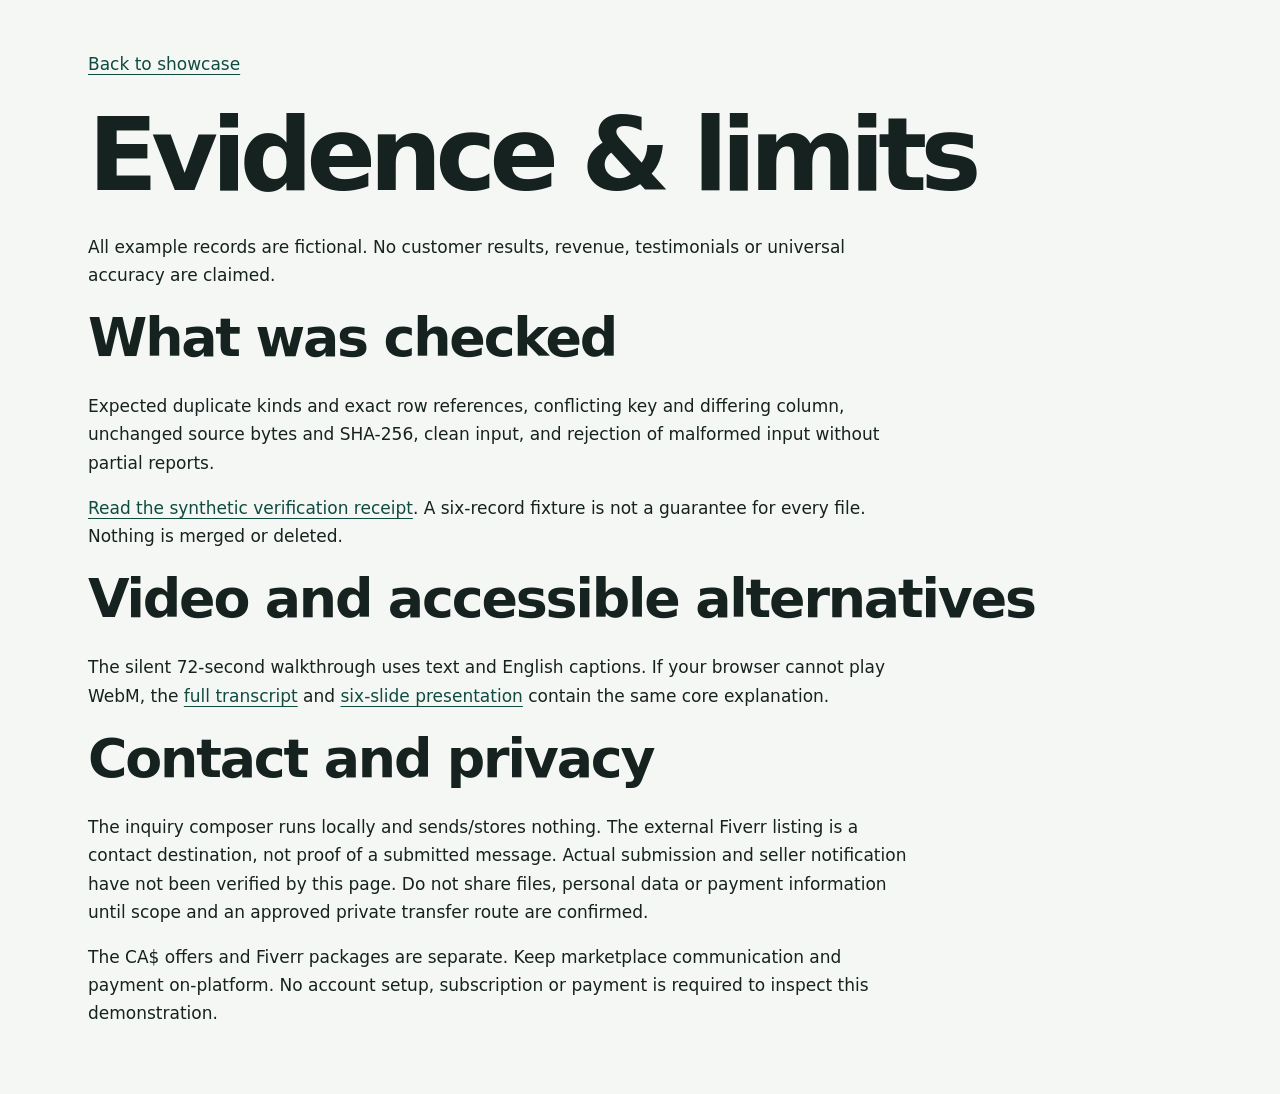
<file: showcase/evidence-notes.html>
<!doctype html><html lang="en"><head><meta charset="utf-8"><meta name="viewport" content="width=device-width,initial-scale=1"><title>OBSIDIAN — evidence and limits</title><link rel="stylesheet" href="showcase.css"></head><body><main class="wrap"><a href="index.html">Back to showcase</a><h1>Evidence &amp; limits</h1><p>All example records are fictional. No customer results, revenue, testimonials or universal accuracy are claimed.</p><h2>What was checked</h2><p>Expected duplicate kinds and exact row references, conflicting key and differing column, unchanged source bytes and SHA-256, clean input, and rejection of malformed input without partial reports.</p><p><a href="evidence/verification.json">Read the synthetic verification receipt</a>. A six-record fixture is not a guarantee for every file. Nothing is merged or deleted.</p><h2>Video and accessible alternatives</h2><p>The silent 72-second walkthrough uses text and English captions. If your browser cannot play WebM, the <a href="index.html#transcript">full transcript</a> and <a href="presentation.html">six-slide presentation</a> contain the same core explanation.</p><h2>Contact and privacy</h2><p>The inquiry composer runs locally and sends/stores nothing. The external Fiverr listing is a contact destination, not proof of a submitted message. Actual submission and seller notification have not been verified by this page. Do not share files, personal data or payment information until scope and an approved private transfer route are confirmed.</p><p>The CA$ offers and Fiverr packages are separate. Keep marketplace communication and payment on-platform. No account setup, subscription or payment is required to inspect this demonstration.</p></main></body></html>
</file>
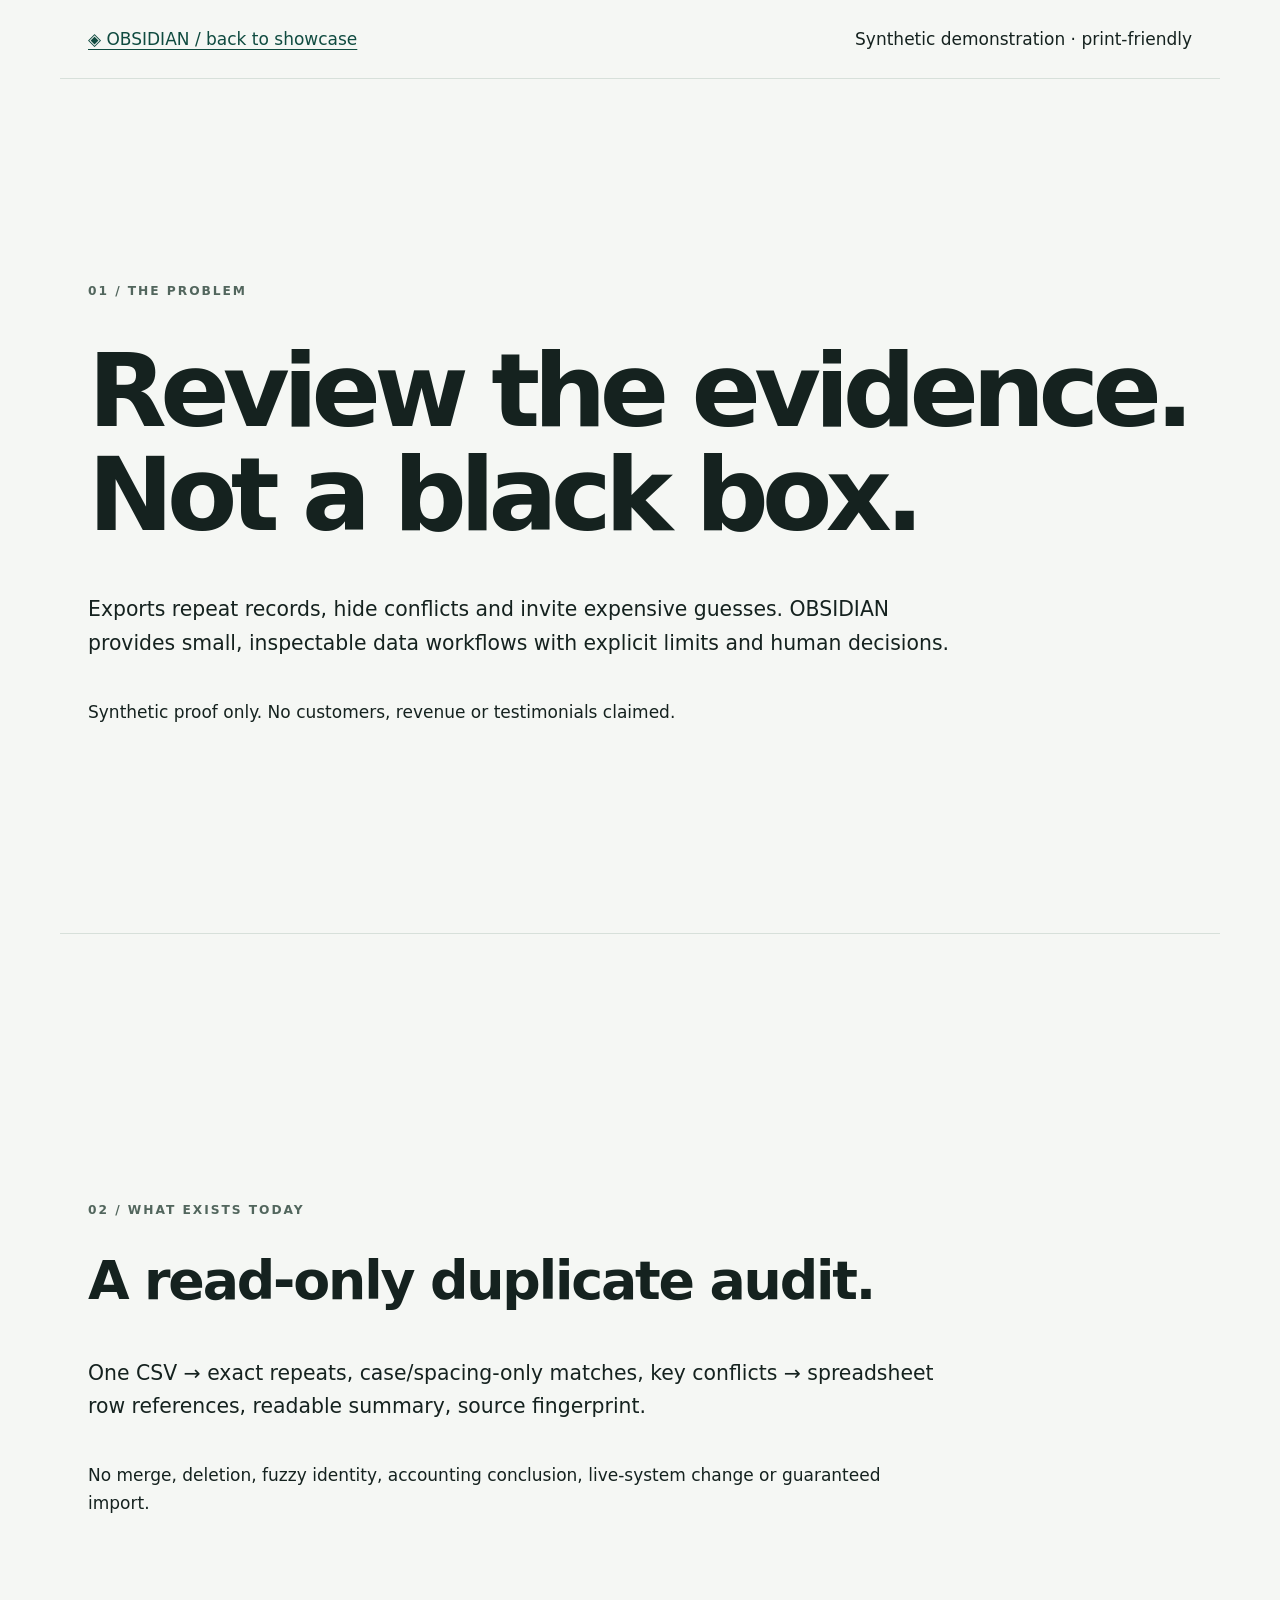
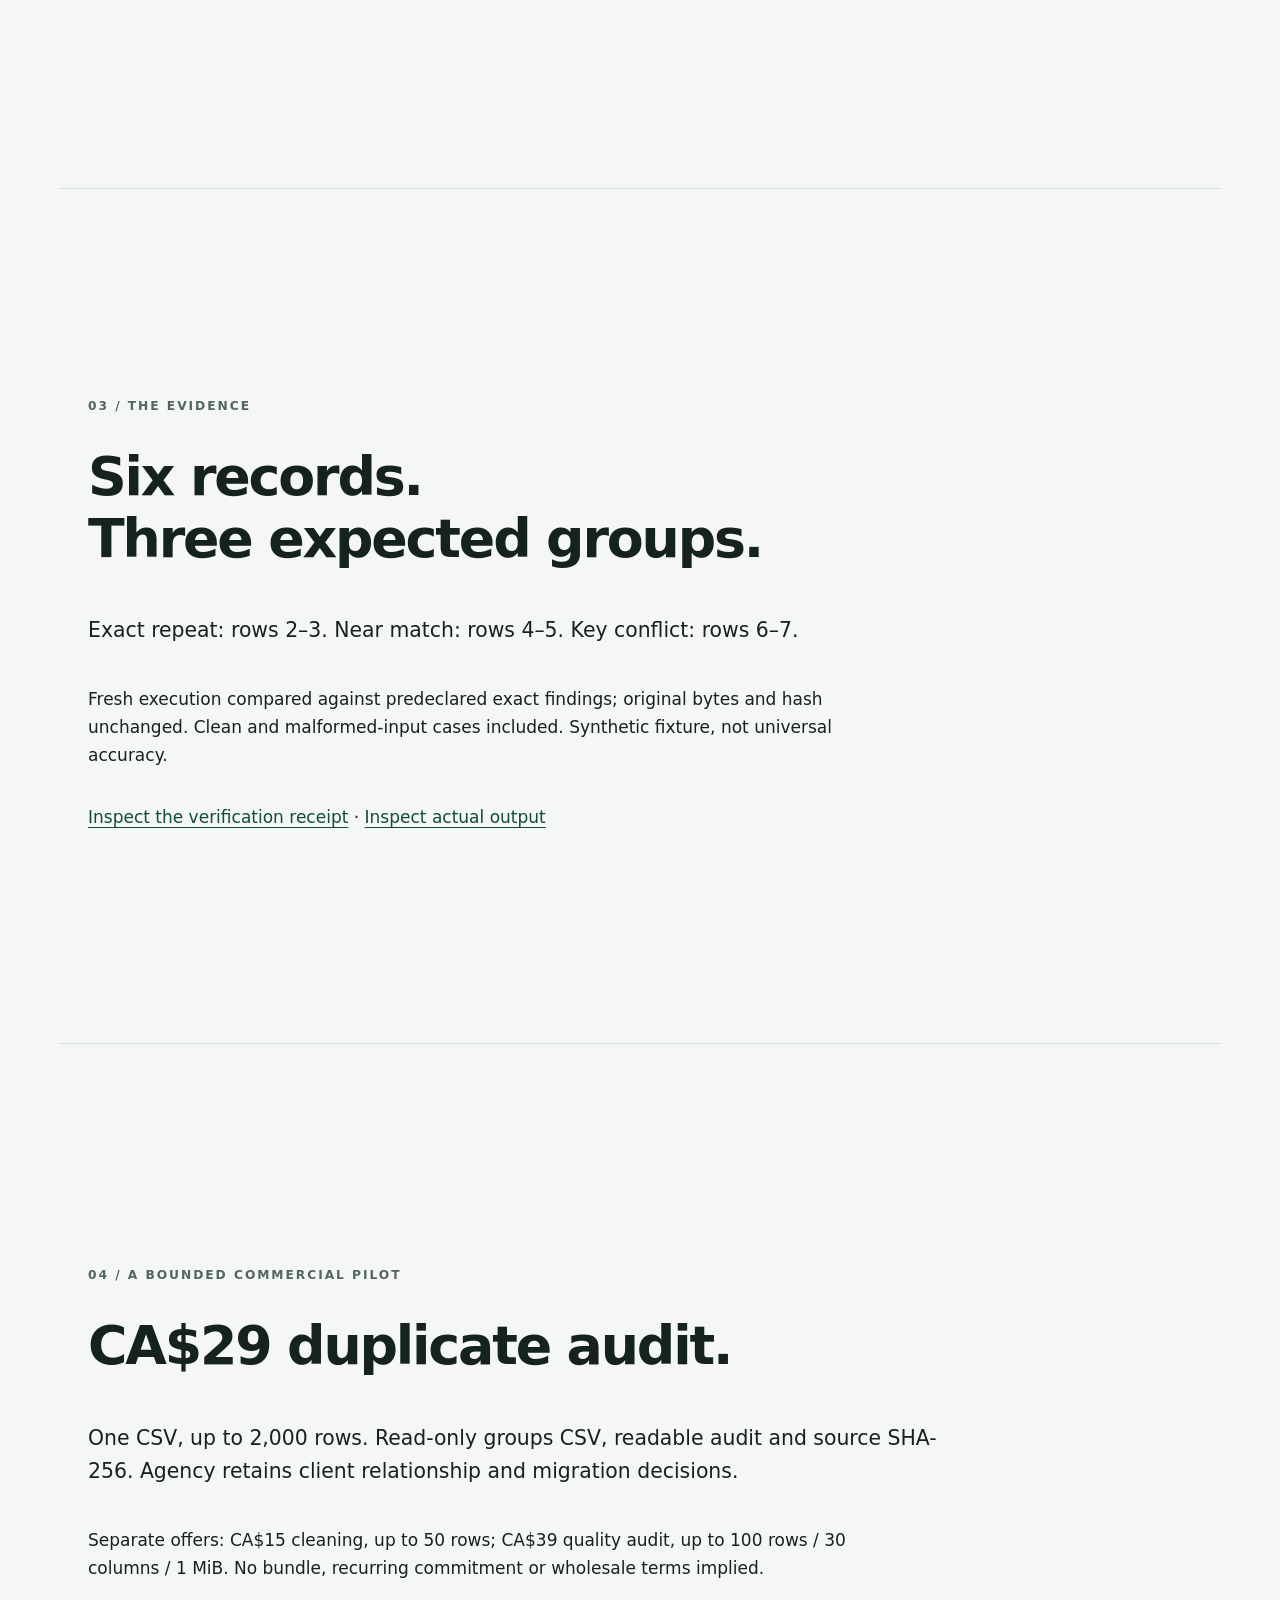
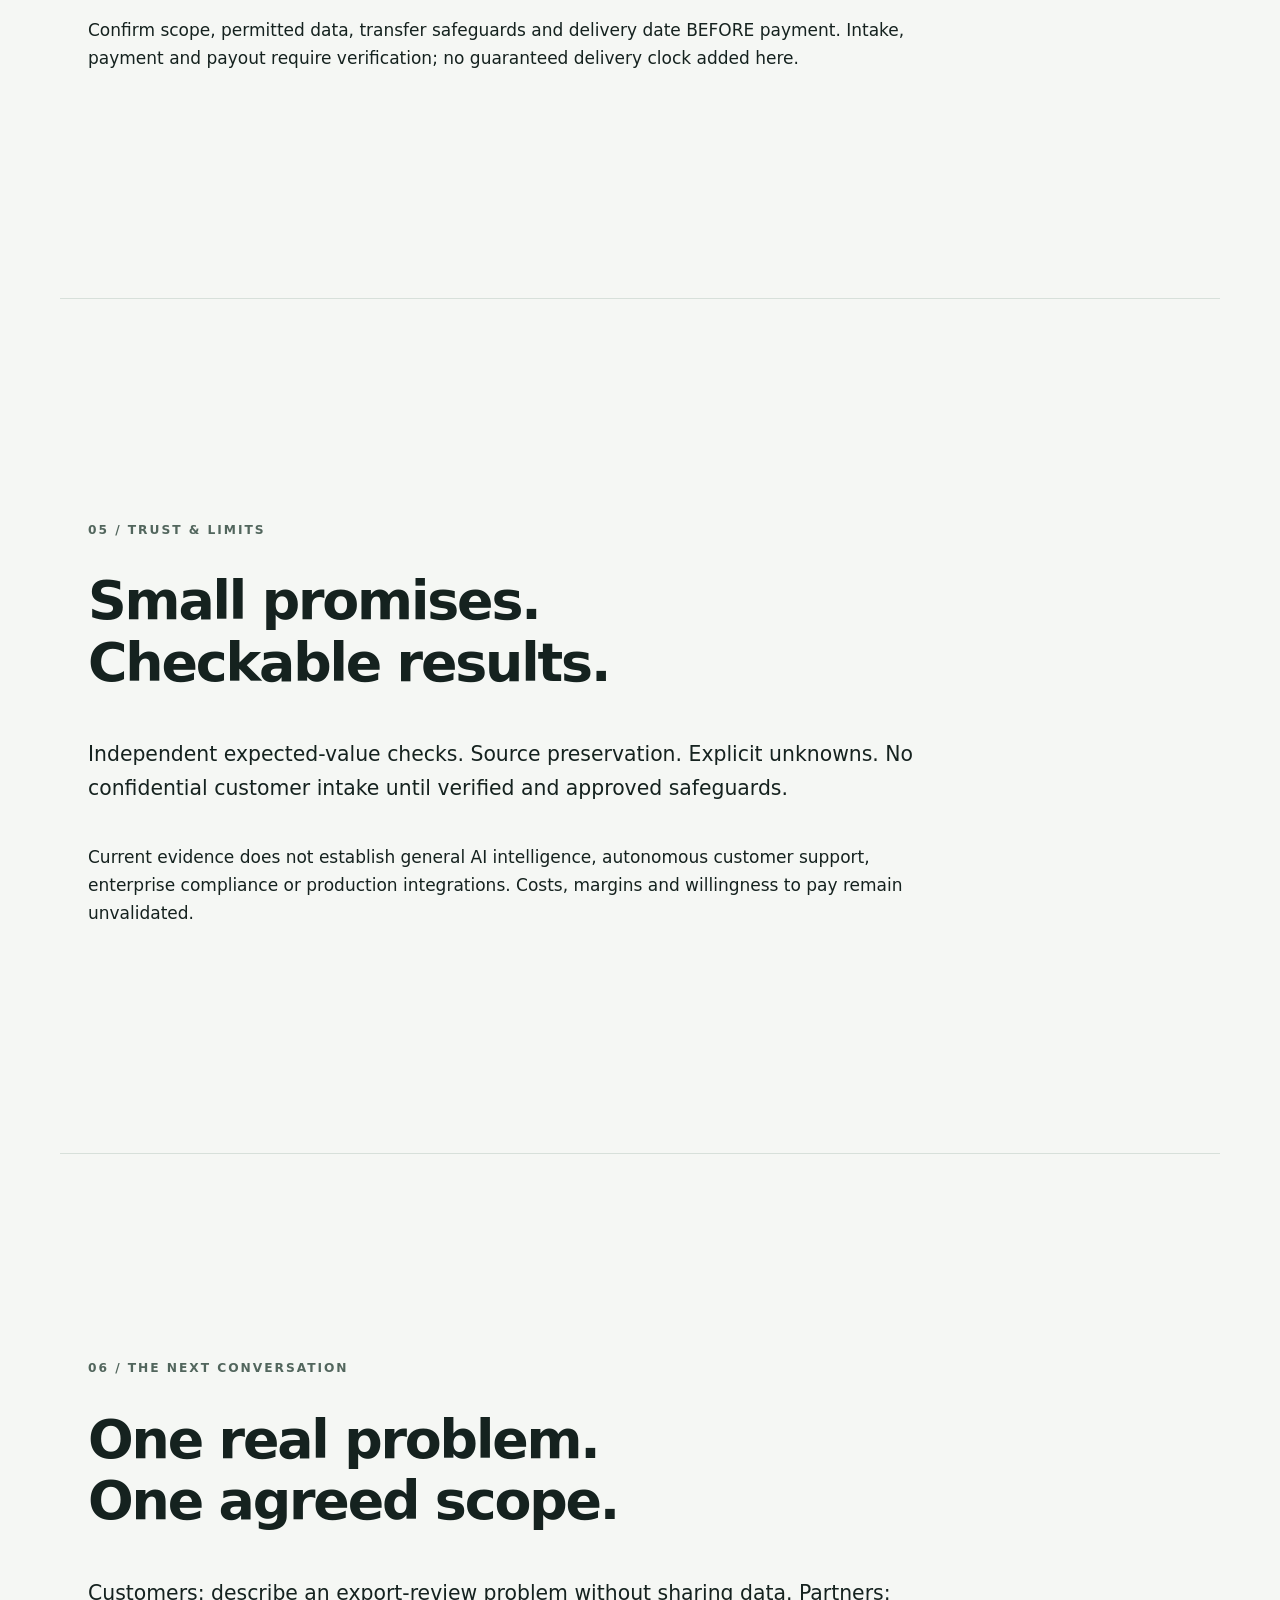
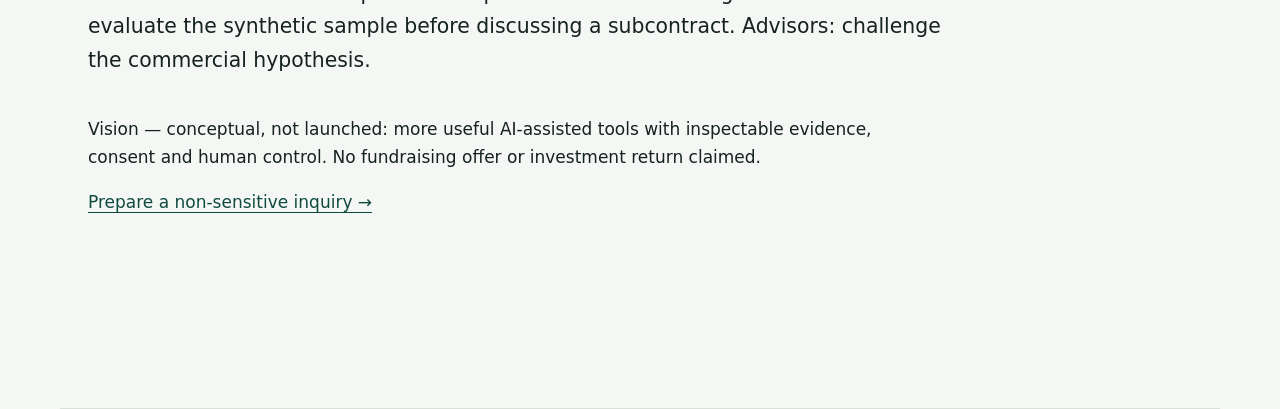
<file: showcase/presentation.html>
<!doctype html><html lang="en"><head><meta charset="utf-8"><meta name="viewport" content="width=device-width,initial-scale=1"><title>OBSIDIAN — a bounded pilot, an inspectable result</title><link rel="stylesheet" href="showcase.css"></head><body class="deck"><header class="wrap"><a href="index.html">◈ OBSIDIAN / back to showcase</a><span>Synthetic demonstration · print-friendly</span></header><main>
<section class="wrap"><p class="eyebrow">01 / THE PROBLEM</p><h1>Review the evidence.<br>Not a black box.</h1><p class="lead">Exports repeat records, hide conflicts and invite expensive guesses. OBSIDIAN provides small, inspectable data workflows with explicit limits and human decisions.</p><p>Synthetic proof only. No customers, revenue or testimonials claimed.</p></section>
<section class="wrap"><p class="eyebrow">02 / WHAT EXISTS TODAY</p><h2>A read-only duplicate audit.</h2><p class="lead">One CSV → exact repeats, case/spacing-only matches, key conflicts → spreadsheet row references, readable summary, source fingerprint.</p><p>No merge, deletion, fuzzy identity, accounting conclusion, live-system change or guaranteed import.</p></section>
<section class="wrap"><p class="eyebrow">03 / THE EVIDENCE</p><h2>Six records.<br>Three expected groups.</h2><p class="lead">Exact repeat: rows 2–3. Near match: rows 4–5. Key conflict: rows 6–7.</p><p>Fresh execution compared against predeclared exact findings; original bytes and hash unchanged. Clean and malformed-input cases included. Synthetic fixture, not universal accuracy.</p><p><a href="evidence/verification.json">Inspect the verification receipt</a> · <a href="evidence/output/duplicate-groups.csv">Inspect actual output</a></p></section>
<section class="wrap"><p class="eyebrow">04 / A BOUNDED COMMERCIAL PILOT</p><h2>CA$29 duplicate audit.</h2><p class="lead">One CSV, up to 2,000 rows. Read-only groups CSV, readable audit and source SHA-256. Agency retains client relationship and migration decisions.</p><p>Separate offers: CA$15 cleaning, up to 50 rows; CA$39 quality audit, up to 100 rows / 30 columns / 1 MiB. No bundle, recurring commitment or wholesale terms implied.</p><p>Confirm scope, permitted data, transfer safeguards and delivery date BEFORE payment. Intake, payment and payout require verification; no guaranteed delivery clock added here.</p></section>
<section class="wrap"><p class="eyebrow">05 / TRUST &amp; LIMITS</p><h2>Small promises.<br>Checkable results.</h2><p class="lead">Independent expected-value checks. Source preservation. Explicit unknowns. No confidential customer intake until verified and approved safeguards.</p><p>Current evidence does not establish general AI intelligence, autonomous customer support, enterprise compliance or production integrations. Costs, margins and willingness to pay remain unvalidated.</p></section>
<section class="wrap"><p class="eyebrow">06 / THE NEXT CONVERSATION</p><h2>One real problem.<br>One agreed scope.</h2><p class="lead">Customers: describe an export-review problem without sharing data. Partners: evaluate the synthetic sample before discussing a subcontract. Advisors: challenge the commercial hypothesis.</p><p>Vision — conceptual, not launched: more useful AI-assisted tools with inspectable evidence, consent and human control. No fundraising offer or investment return claimed.</p><a href="index.html#interest">Prepare a non-sensitive inquiry →</a></section></main></body></html>
</file>
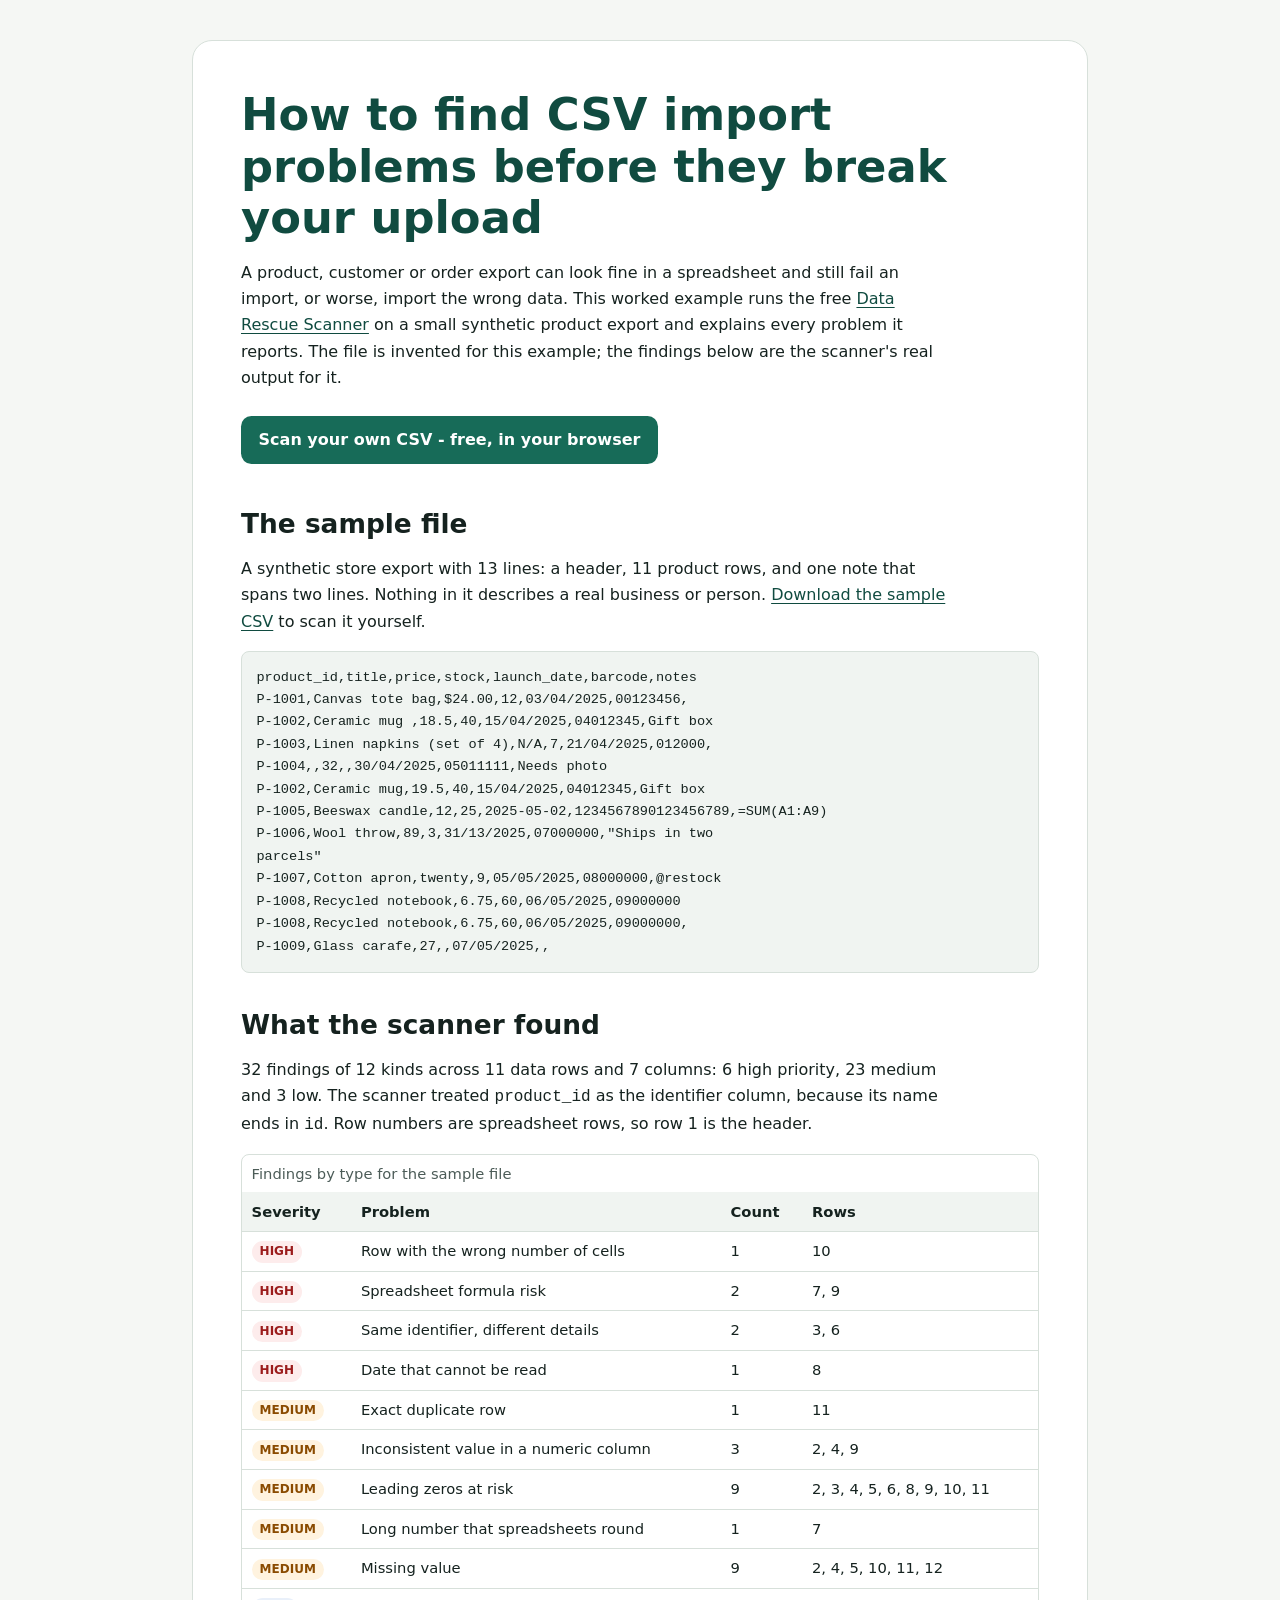
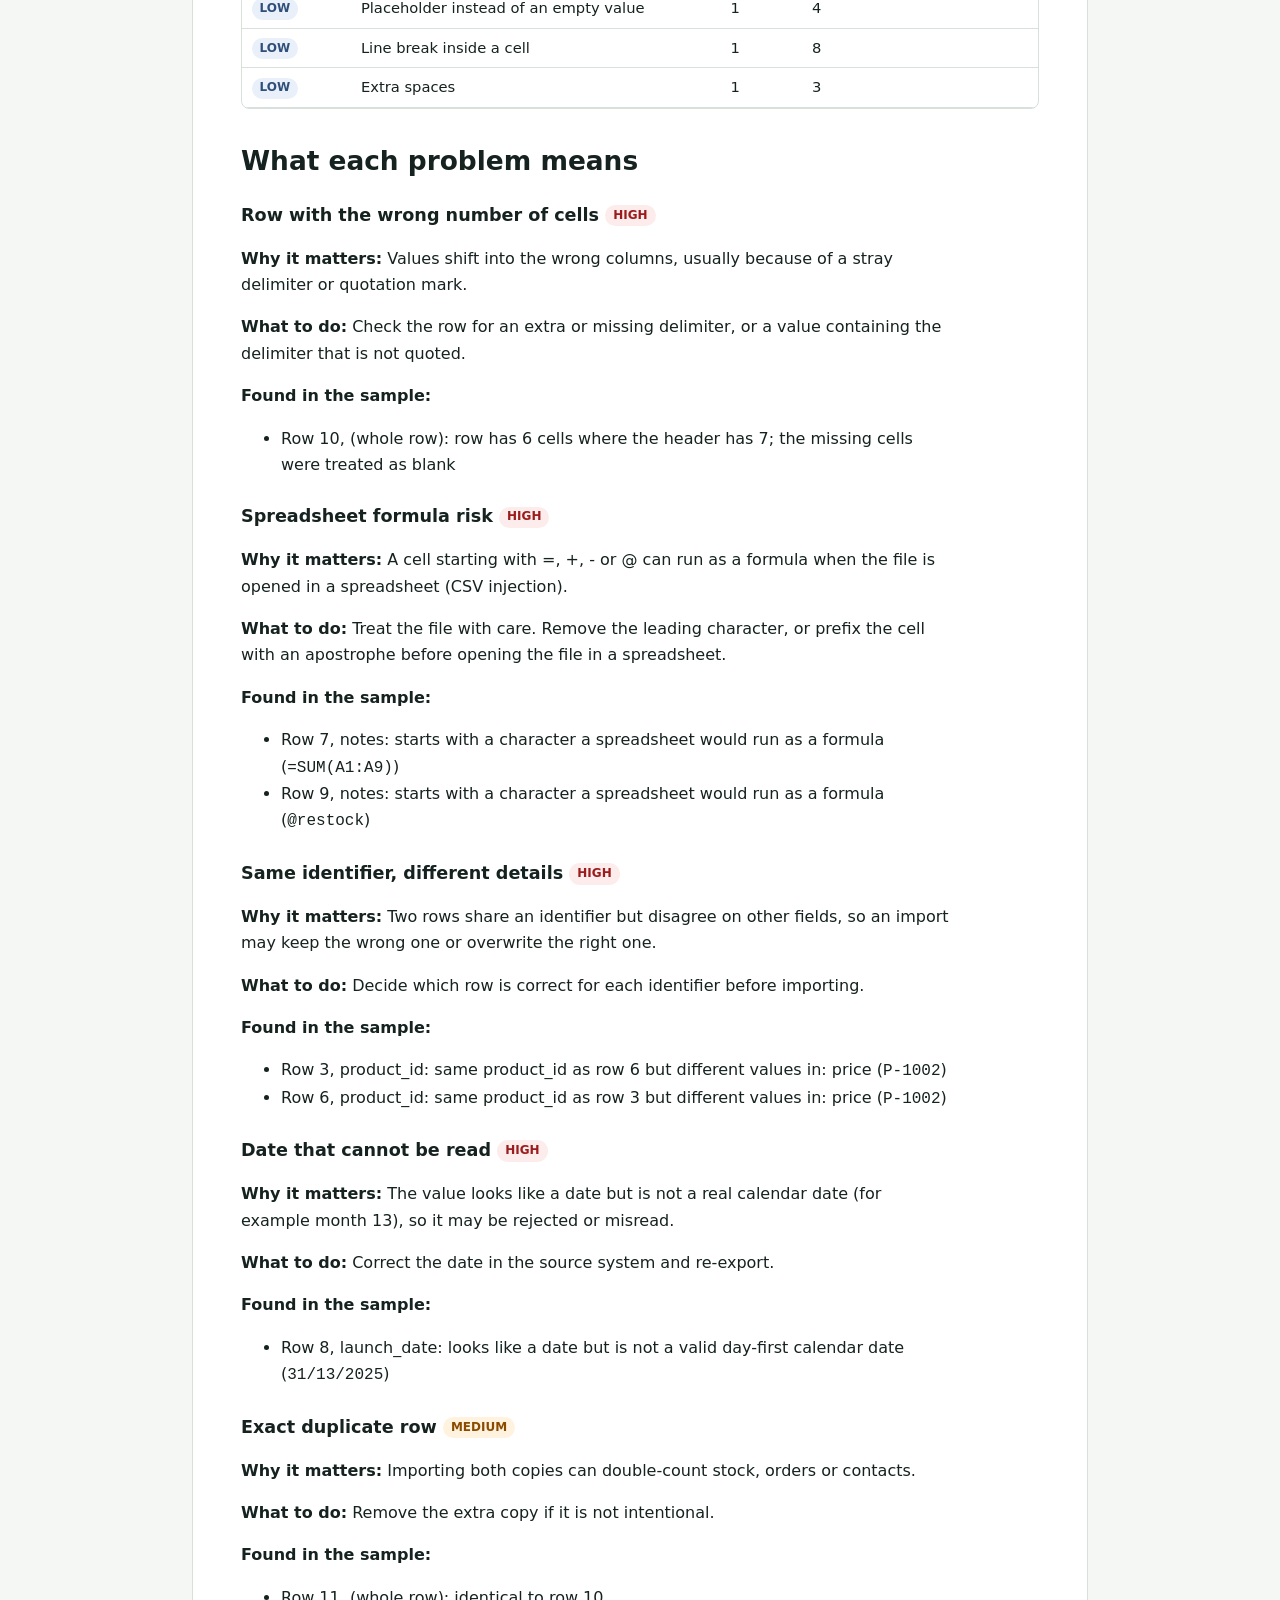
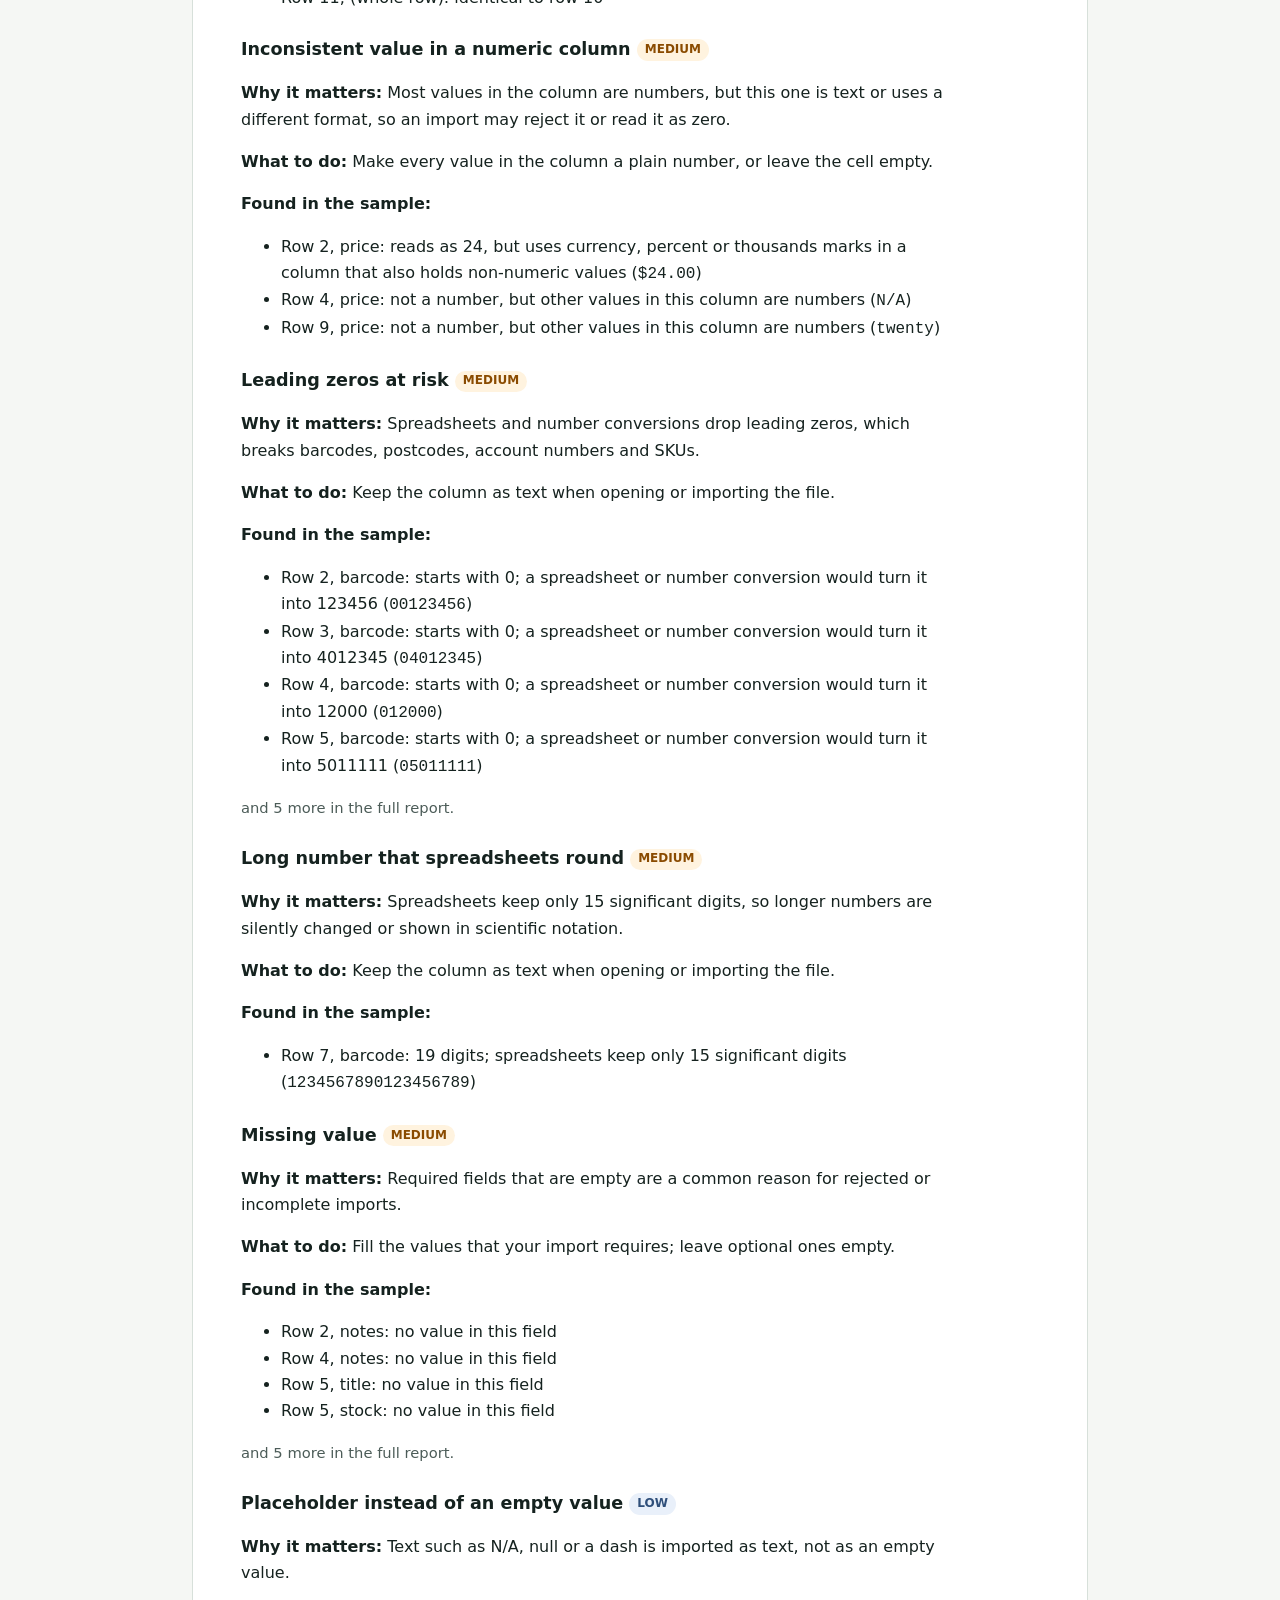
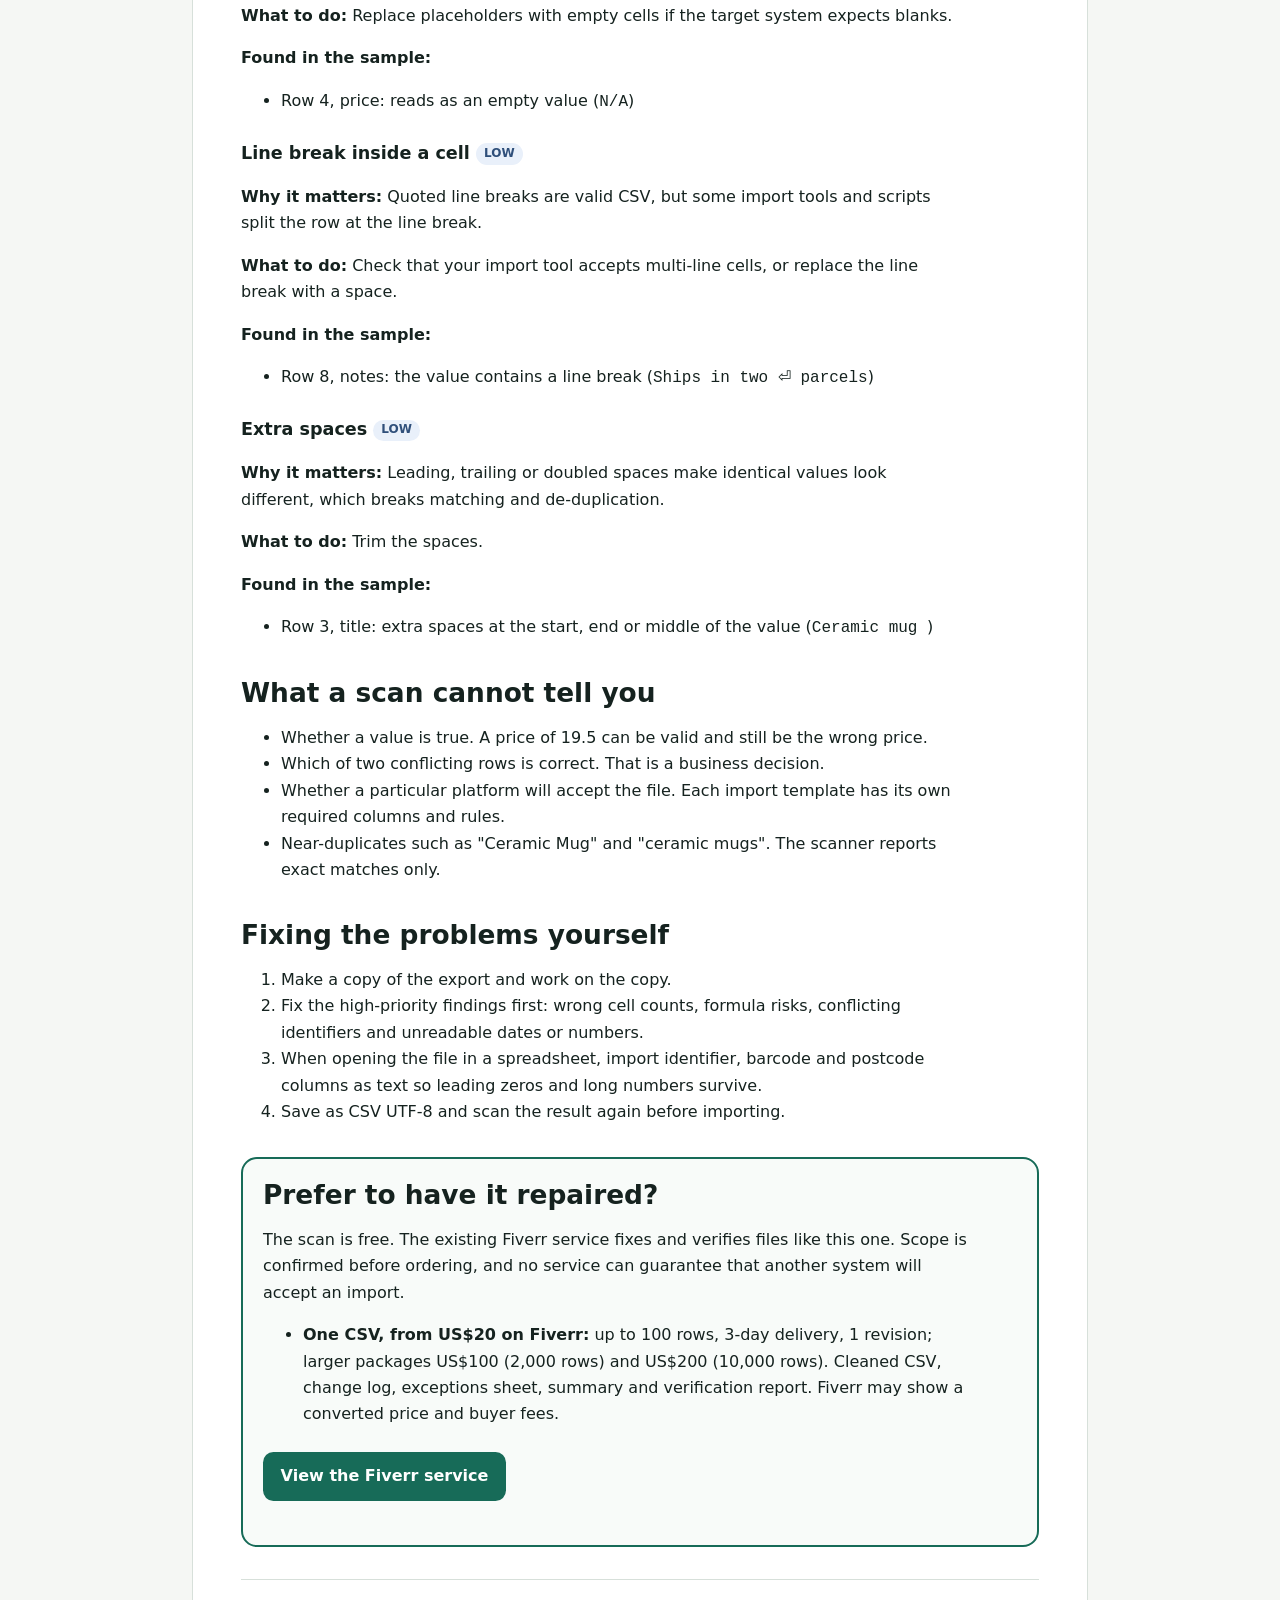
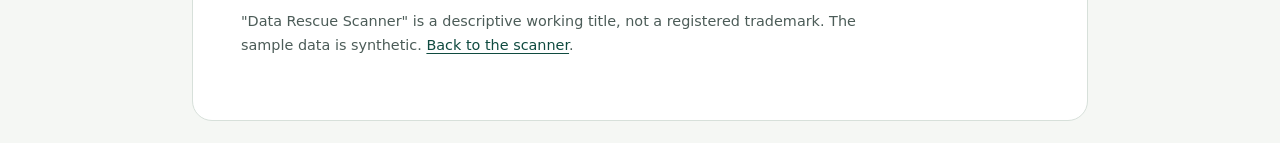
<file: fiverr/scanner/csv-import-problems.html>
<!doctype html>
<html lang="en">
<head>
  <meta charset="utf-8">
  <meta name="viewport" content="width=device-width, initial-scale=1">
  <meta http-equiv="Content-Security-Policy" content="default-src 'none'; style-src 'unsafe-inline'; img-src data:; connect-src 'none'; form-action 'none'; base-uri 'none'; frame-src 'none'; object-src 'none'">
  <meta name="referrer" content="no-referrer">
  <meta name="description" content="A worked example of finding CSV import problems before upload: duplicate IDs, conflicting records, unreadable dates, formula risks and lost leading zeros, found by a free in-browser scanner on a synthetic product export.">
  <title>How to find CSV import problems before they break your upload - a worked example</title>
  <style>
:root { color-scheme: light; --ink: #15221f; --muted: #4c5c58; --paper: #f5f7f4; --card: #fff; --accent: #176b58; --accent-dark: #104b40; --line: #d7e0da; font-family: system-ui, -apple-system, "Segoe UI", sans-serif; }
* { box-sizing: border-box; }
body { margin: 0; background: var(--paper); color: var(--ink); line-height: 1.65; }
.page { width: min(100% - 1.5rem, 56rem); margin: clamp(.75rem, 4vw, 2.5rem) auto; padding: clamp(1rem, 4vw, 3rem); background: var(--card); border: 1px solid var(--line); border-radius: 1.25rem; }
h1 { color: var(--accent-dark); font-size: clamp(1.8rem, 6vw, 2.8rem); line-height: 1.15; margin: 0 0 .5rem; }
h2 { margin: 2.25rem 0 .75rem; font-size: clamp(1.3rem, 4vw, 1.65rem); line-height: 1.2; }
h3 { margin: 1.5rem 0 .4rem; font-size: 1.1rem; }
p, ul, ol { max-width: 70ch; }
a { color: var(--accent-dark); text-underline-offset: .18em; }
a:focus-visible { outline: 3px solid #d58c18; outline-offset: 3px; }
pre { background: #f0f4f1; border: 1px solid var(--line); border-radius: .5rem; padding: .9rem; overflow-x: auto; font-size: .85rem; }
code { font-family: ui-monospace, Consolas, monospace; overflow-wrap: anywhere; }
.table-wrap { overflow-x: auto; border: 1px solid var(--line); border-radius: .5rem; }
table { border-collapse: collapse; width: 100%; font-size: .92rem; }
th, td { text-align: left; padding: .45rem .6rem; border-bottom: 1px solid var(--line); vertical-align: top; }
th { background: #f0f4f1; }
.sev { display: inline-block; font-size: .75rem; font-weight: 700; padding: .05rem .5rem; border-radius: 999px; text-transform: uppercase; vertical-align: middle; }
.sev.high { color: #9b1c1c; background: #fdecec; }
.sev.medium { color: #8a4b00; background: #fff3df; }
.sev.low { color: #2f4f7a; background: #e9f0fa; }
.note { color: var(--muted); font-size: .92rem; }
.cta { display: inline-block; margin: .5rem .5rem .5rem 0; padding: .7rem 1.1rem; border-radius: .65rem; background: var(--accent); color: #fff; font-weight: 650; text-decoration: none; }
.cta:hover { background: var(--accent-dark); }
.offer { border: 2px solid var(--accent); border-radius: 1rem; padding: 1.25rem; margin: 2rem 0; background: #f8fbf9; }
footer { margin-top: 2rem; padding-top: 1rem; border-top: 1px solid var(--line); color: var(--muted); font-size: .9rem; }
  </style>
</head>
<body>
<main class="page">
  <h1>How to find CSV import problems before they break your upload</h1>
  <p>A product, customer or order export can look fine in a spreadsheet and still fail an import, or worse, import the wrong data. This worked example runs the free <a href="index.html">Data Rescue Scanner</a> on a small synthetic product export and explains every problem it reports. The file is invented for this example; the findings below are the scanner's real output for it.</p>
  <p><a class="cta" href="index.html">Scan your own CSV - free, in your browser</a></p>

  <h2>The sample file</h2>
  <p>A synthetic store export with 13 lines: a header, 11 product rows, and one note that spans two lines. Nothing in it describes a real business or person. <a href="sample-store-export.csv" download>Download the sample CSV</a> to scan it yourself.</p>
  <pre><code>product_id,title,price,stock,launch_date,barcode,notes
P-1001,Canvas tote bag,$24.00,12,03/04/2025,00123456,
P-1002,Ceramic mug ,18.5,40,15/04/2025,04012345,Gift box
P-1003,Linen napkins (set of 4),N/A,7,21/04/2025,012000,
P-1004,,32,,30/04/2025,05011111,Needs photo
P-1002,Ceramic mug,19.5,40,15/04/2025,04012345,Gift box
P-1005,Beeswax candle,12,25,2025-05-02,1234567890123456789,=SUM(A1:A9)
P-1006,Wool throw,89,3,31/13/2025,07000000,&quot;Ships in two
parcels&quot;
P-1007,Cotton apron,twenty,9,05/05/2025,08000000,@restock
P-1008,Recycled notebook,6.75,60,06/05/2025,09000000
P-1008,Recycled notebook,6.75,60,06/05/2025,09000000,
P-1009,Glass carafe,27,,07/05/2025,,</code></pre>

  <h2>What the scanner found</h2>
  <p>32 findings of 12 kinds across 11 data rows and 7 columns: 6 high priority, 23 medium and 3 low. The scanner treated <code>product_id</code> as the identifier column, because its name ends in <code>id</code>. Row numbers are spreadsheet rows, so row 1 is the header.</p>
  <div class="table-wrap"><table>
    <caption class="note" style="text-align:left;padding:.4rem .6rem">Findings by type for the sample file</caption>
    <thead><tr><th scope="col">Severity</th><th scope="col">Problem</th><th scope="col">Count</th><th scope="col">Rows</th></tr></thead>
    <tbody>
<tr><td><span class="sev high">high</span></td><td>Row with the wrong number of cells</td><td>1</td><td>10</td></tr>
<tr><td><span class="sev high">high</span></td><td>Spreadsheet formula risk</td><td>2</td><td>7, 9</td></tr>
<tr><td><span class="sev high">high</span></td><td>Same identifier, different details</td><td>2</td><td>3, 6</td></tr>
<tr><td><span class="sev high">high</span></td><td>Date that cannot be read</td><td>1</td><td>8</td></tr>
<tr><td><span class="sev medium">medium</span></td><td>Exact duplicate row</td><td>1</td><td>11</td></tr>
<tr><td><span class="sev medium">medium</span></td><td>Inconsistent value in a numeric column</td><td>3</td><td>2, 4, 9</td></tr>
<tr><td><span class="sev medium">medium</span></td><td>Leading zeros at risk</td><td>9</td><td>2, 3, 4, 5, 6, 8, 9, 10, 11</td></tr>
<tr><td><span class="sev medium">medium</span></td><td>Long number that spreadsheets round</td><td>1</td><td>7</td></tr>
<tr><td><span class="sev medium">medium</span></td><td>Missing value</td><td>9</td><td>2, 4, 5, 10, 11, 12</td></tr>
<tr><td><span class="sev low">low</span></td><td>Placeholder instead of an empty value</td><td>1</td><td>4</td></tr>
<tr><td><span class="sev low">low</span></td><td>Line break inside a cell</td><td>1</td><td>8</td></tr>
<tr><td><span class="sev low">low</span></td><td>Extra spaces</td><td>1</td><td>3</td></tr>
    </tbody>
  </table></div>

  <h2>What each problem means</h2>
<section class="problem"><h3>Row with the wrong number of cells <span class="sev high">high</span></h3><p><strong>Why it matters:</strong> Values shift into the wrong columns, usually because of a stray delimiter or quotation mark.</p><p><strong>What to do:</strong> Check the row for an extra or missing delimiter, or a value containing the delimiter that is not quoted.</p><p><strong>Found in the sample:</strong></p><ul><li>Row 10, (whole row): row has 6 cells where the header has 7; the missing cells were treated as blank</li></ul></section>
<section class="problem"><h3>Spreadsheet formula risk <span class="sev high">high</span></h3><p><strong>Why it matters:</strong> A cell starting with =, +, - or @ can run as a formula when the file is opened in a spreadsheet (CSV injection).</p><p><strong>What to do:</strong> Treat the file with care. Remove the leading character, or prefix the cell with an apostrophe before opening the file in a spreadsheet.</p><p><strong>Found in the sample:</strong></p><ul><li>Row 7, notes: starts with a character a spreadsheet would run as a formula (<code>=SUM(A1:A9)</code>)</li><li>Row 9, notes: starts with a character a spreadsheet would run as a formula (<code>@restock</code>)</li></ul></section>
<section class="problem"><h3>Same identifier, different details <span class="sev high">high</span></h3><p><strong>Why it matters:</strong> Two rows share an identifier but disagree on other fields, so an import may keep the wrong one or overwrite the right one.</p><p><strong>What to do:</strong> Decide which row is correct for each identifier before importing.</p><p><strong>Found in the sample:</strong></p><ul><li>Row 3, product_id: same product_id as row 6 but different values in: price (<code>P-1002</code>)</li><li>Row 6, product_id: same product_id as row 3 but different values in: price (<code>P-1002</code>)</li></ul></section>
<section class="problem"><h3>Date that cannot be read <span class="sev high">high</span></h3><p><strong>Why it matters:</strong> The value looks like a date but is not a real calendar date (for example month 13), so it may be rejected or misread.</p><p><strong>What to do:</strong> Correct the date in the source system and re-export.</p><p><strong>Found in the sample:</strong></p><ul><li>Row 8, launch_date: looks like a date but is not a valid day-first calendar date (<code>31/13/2025</code>)</li></ul></section>
<section class="problem"><h3>Exact duplicate row <span class="sev medium">medium</span></h3><p><strong>Why it matters:</strong> Importing both copies can double-count stock, orders or contacts.</p><p><strong>What to do:</strong> Remove the extra copy if it is not intentional.</p><p><strong>Found in the sample:</strong></p><ul><li>Row 11, (whole row): identical to row 10</li></ul></section>
<section class="problem"><h3>Inconsistent value in a numeric column <span class="sev medium">medium</span></h3><p><strong>Why it matters:</strong> Most values in the column are numbers, but this one is text or uses a different format, so an import may reject it or read it as zero.</p><p><strong>What to do:</strong> Make every value in the column a plain number, or leave the cell empty.</p><p><strong>Found in the sample:</strong></p><ul><li>Row 2, price: reads as 24, but uses currency, percent or thousands marks in a column that also holds non-numeric values (<code>$24.00</code>)</li><li>Row 4, price: not a number, but other values in this column are numbers (<code>N/A</code>)</li><li>Row 9, price: not a number, but other values in this column are numbers (<code>twenty</code>)</li></ul></section>
<section class="problem"><h3>Leading zeros at risk <span class="sev medium">medium</span></h3><p><strong>Why it matters:</strong> Spreadsheets and number conversions drop leading zeros, which breaks barcodes, postcodes, account numbers and SKUs.</p><p><strong>What to do:</strong> Keep the column as text when opening or importing the file.</p><p><strong>Found in the sample:</strong></p><ul><li>Row 2, barcode: starts with 0; a spreadsheet or number conversion would turn it into 123456 (<code>00123456</code>)</li><li>Row 3, barcode: starts with 0; a spreadsheet or number conversion would turn it into 4012345 (<code>04012345</code>)</li><li>Row 4, barcode: starts with 0; a spreadsheet or number conversion would turn it into 12000 (<code>012000</code>)</li><li>Row 5, barcode: starts with 0; a spreadsheet or number conversion would turn it into 5011111 (<code>05011111</code>)</li></ul><p class="note">and 5 more in the full report.</p></section>
<section class="problem"><h3>Long number that spreadsheets round <span class="sev medium">medium</span></h3><p><strong>Why it matters:</strong> Spreadsheets keep only 15 significant digits, so longer numbers are silently changed or shown in scientific notation.</p><p><strong>What to do:</strong> Keep the column as text when opening or importing the file.</p><p><strong>Found in the sample:</strong></p><ul><li>Row 7, barcode: 19 digits; spreadsheets keep only 15 significant digits (<code>1234567890123456789</code>)</li></ul></section>
<section class="problem"><h3>Missing value <span class="sev medium">medium</span></h3><p><strong>Why it matters:</strong> Required fields that are empty are a common reason for rejected or incomplete imports.</p><p><strong>What to do:</strong> Fill the values that your import requires; leave optional ones empty.</p><p><strong>Found in the sample:</strong></p><ul><li>Row 2, notes: no value in this field</li><li>Row 4, notes: no value in this field</li><li>Row 5, title: no value in this field</li><li>Row 5, stock: no value in this field</li></ul><p class="note">and 5 more in the full report.</p></section>
<section class="problem"><h3>Placeholder instead of an empty value <span class="sev low">low</span></h3><p><strong>Why it matters:</strong> Text such as N/A, null or a dash is imported as text, not as an empty value.</p><p><strong>What to do:</strong> Replace placeholders with empty cells if the target system expects blanks.</p><p><strong>Found in the sample:</strong></p><ul><li>Row 4, price: reads as an empty value (<code>N/A</code>)</li></ul></section>
<section class="problem"><h3>Line break inside a cell <span class="sev low">low</span></h3><p><strong>Why it matters:</strong> Quoted line breaks are valid CSV, but some import tools and scripts split the row at the line break.</p><p><strong>What to do:</strong> Check that your import tool accepts multi-line cells, or replace the line break with a space.</p><p><strong>Found in the sample:</strong></p><ul><li>Row 8, notes: the value contains a line break (<code>Ships in two ⏎ parcels</code>)</li></ul></section>
<section class="problem"><h3>Extra spaces <span class="sev low">low</span></h3><p><strong>Why it matters:</strong> Leading, trailing or doubled spaces make identical values look different, which breaks matching and de-duplication.</p><p><strong>What to do:</strong> Trim the spaces.</p><p><strong>Found in the sample:</strong></p><ul><li>Row 3, title: extra spaces at the start, end or middle of the value (<code>Ceramic mug </code>)</li></ul></section>

  <h2>What a scan cannot tell you</h2>
  <ul>
    <li>Whether a value is true. A price of 19.5 can be valid and still be the wrong price.</li>
    <li>Which of two conflicting rows is correct. That is a business decision.</li>
    <li>Whether a particular platform will accept the file. Each import template has its own required columns and rules.</li>
    <li>Near-duplicates such as "Ceramic Mug" and "ceramic mugs". The scanner reports exact matches only.</li>
  </ul>

  <h2>Fixing the problems yourself</h2>
  <ol>
    <li>Make a copy of the export and work on the copy.</li>
    <li>Fix the high-priority findings first: wrong cell counts, formula risks, conflicting identifiers and unreadable dates or numbers.</li>
    <li>When opening the file in a spreadsheet, import identifier, barcode and postcode columns as text so leading zeros and long numbers survive.</li>
    <li>Save as CSV UTF-8 and scan the result again before importing.</li>
  </ol>

  <section class="offer" aria-labelledby="repair-title">
    <h2 id="repair-title" style="margin-top:0">Prefer to have it repaired?</h2>
    <p>The scan is free. The existing Fiverr service fixes and verifies files like this one. Scope is confirmed before ordering, and no service can guarantee that another system will accept an import.</p>
    <ul>
      <li><strong>One CSV, from US$20 on Fiverr:</strong> up to 100 rows, 3-day delivery, 1 revision; larger packages US$100 (2,000 rows) and US$200 (10,000 rows). Cleaned CSV, change log, exceptions sheet, summary and verification report. Fiverr may show a converted price and buyer fees.</li>
    </ul>
    <p><a class="cta" href="https://www.fiverr.com/dustinrebellato/clean-standardise-and-flag-your-spreadsheet-with-a-verified-report" rel="noopener noreferrer" target="_blank">View the Fiverr service</a></p>
  </section>

  <footer>
    <p>"Data Rescue Scanner" is a descriptive working title, not a registered trademark. The sample data is synthetic. <a href="index.html">Back to the scanner</a>.</p>
  </footer>
</main>
</body>
</html>
</file>
<file: showcase/showcase.css>
:root{--ink:#15221f;--muted:#4c5c58;--paper:#f5f7f4;--accent:#176b58;--line:#d7e0da;--gold:#d5b77a;font:17px/1.65 system-ui,-apple-system,"Segoe UI",sans-serif;color:var(--ink);background:var(--paper);color-scheme:light}*{box-sizing:border-box}body{margin:0}a{color:#104b40;text-underline-offset:.25em}a:hover{text-decoration-thickness:2px}a:focus-visible,button:focus-visible,input:focus-visible,textarea:focus-visible,select:focus-visible,summary:focus-visible,[tabindex]:focus-visible{outline:3px solid #966019;outline-offset:4px}.wrap{max-width:1160px;margin:auto;padding:50px 28px}header.wrap{display:flex;align-items:center;justify-content:space-between;padding-top:25px;padding-bottom:25px;border-bottom:1px solid var(--line)}.wordmark{font-size:1.2rem;font-weight:800;letter-spacing:.14em;text-decoration:none}nav{display:flex;gap:24px;font-size:.9rem}.hero{padding-top:85px;padding-bottom:65px}.eyebrow{font-size:.72rem;font-weight:750;letter-spacing:.16em;color:#52665d}h1{font-size:clamp(3.3rem,8vw,6.7rem);line-height:1.02;letter-spacing:-.065em;margin:25px 0}h1 em{font-style:normal;color:var(--accent)}h2{font-size:clamp(2rem,4.2vw,3.25rem);line-height:1.15;letter-spacing:-.04em;margin:18px 0 24px}h3{line-height:1.3}p{max-width:76ch}.lead{font-size:1.2rem;max-width:68ch}.fine{font-size:.84rem;color:var(--muted)}.actions{display:flex;flex-wrap:wrap;gap:22px;align-items:center;margin:28px 0}.button{background:var(--accent);border:0;border-radius:6px;color:white;padding:15px 22px;font:inherit;font-weight:700;text-decoration:none;display:inline-block;cursor:pointer}.secondary{display:inline-block;font-weight:650}.signal{display:flex;justify-content:space-between;gap:16px;flex-wrap:wrap;border-top:1px solid var(--line);padding-top:26px;margin-top:48px;font-size:.75rem;letter-spacing:.1em}.dark{background:var(--ink);color:#f5f7f4}.dark .eyebrow{color:#a8c7b6}.dark a{color:#b3e3cb}.metrics{display:grid;grid-template-columns:repeat(3,1fr);gap:22px;margin:35px 0}.metrics article{border-top:1px solid #688077;padding-top:16px}.metrics strong{display:block;font-size:3.4rem;color:#c9e3d5}.metrics span{font-size:.9rem}.twocol{display:grid;grid-template-columns:1fr 1fr;gap:22px}.panel{background:#21372e;padding:24px;border-radius:10px;min-width:0}.table-scroll{overflow-x:auto}table{border-collapse:collapse;width:100%;font-size:.82rem}caption{text-align:left;margin-bottom:14px}th,td{text-align:left;border-bottom:1px solid #688077;padding:12px 8px;vertical-align:top}.findings{padding-left:22px}.findings li{margin:18px 0}.findings span{display:block;font-size:.92rem}.evidence{margin-top:30px;border:1px solid #688077;border-radius:10px;padding:24px}video{display:block;width:100%;max-height:650px;background:#15221f;border-radius:12px}details{border-block:1px solid var(--line);padding:18px 0}summary{cursor:pointer;font-weight:650}.cards{display:grid;grid-template-columns:repeat(3,1fr);gap:20px;margin-top:30px}.cards article{padding:26px;border:1px solid var(--line);border-radius:10px;background:white}.cards .featured{border:2px solid var(--accent)}.price{display:block;font-size:2rem;font-weight:750}.tag{display:block;font-size:.65rem;color:var(--accent);font-weight:800;letter-spacing:.07em}.inquiry{display:grid;grid-template-columns:1fr 1fr;gap:45px;background:#e8eee8;border-radius:14px;padding:36px}label{display:block;font-size:.9rem;font-weight:650;margin:15px 0 6px}input,select,textarea{width:100%;font:inherit;color:var(--ink);background:white;border:1px solid #6c7d72;border-radius:5px;padding:10px}textarea{resize:vertical}.check{display:flex;gap:10px;align-items:flex-start;font-weight:400}.check input{width:auto;margin-top:8px}#interest-status{font-weight:700}.vision{border-top:1px solid var(--line)}footer.wrap{border-top:1px solid var(--line);display:flex;flex-wrap:wrap;gap:20px;justify-content:space-between;font-size:.75rem}body.deck section{min-height:95vh;display:flex;flex-direction:column;justify-content:center;border-bottom:1px solid var(--line)}@media(max-width:760px){.wrap{padding:36px 20px}header.wrap{align-items:flex-start;gap:18px;flex-direction:column}nav{gap:16px;flex-wrap:wrap}.hero{padding-top:48px}.cards,.twocol,.inquiry{grid-template-columns:1fr}.inquiry{padding:24px;gap:16px}.metrics{gap:12px}.metrics strong{font-size:2.6rem}.metrics span{font-size:.75rem}.actions{gap:16px}.signal{font-size:.64rem}.panel{padding:16px}}@media print{nav,.button,form,video{display:none}.wrap{padding:20px}body.deck section{min-height:0;break-after:page}.dark{background:white;color:var(--ink)}.panel{background:white;color:var(--ink)}}@media(prefers-reduced-motion:reduce){*{scroll-behavior:auto!important;animation:none!important}}
</file>
